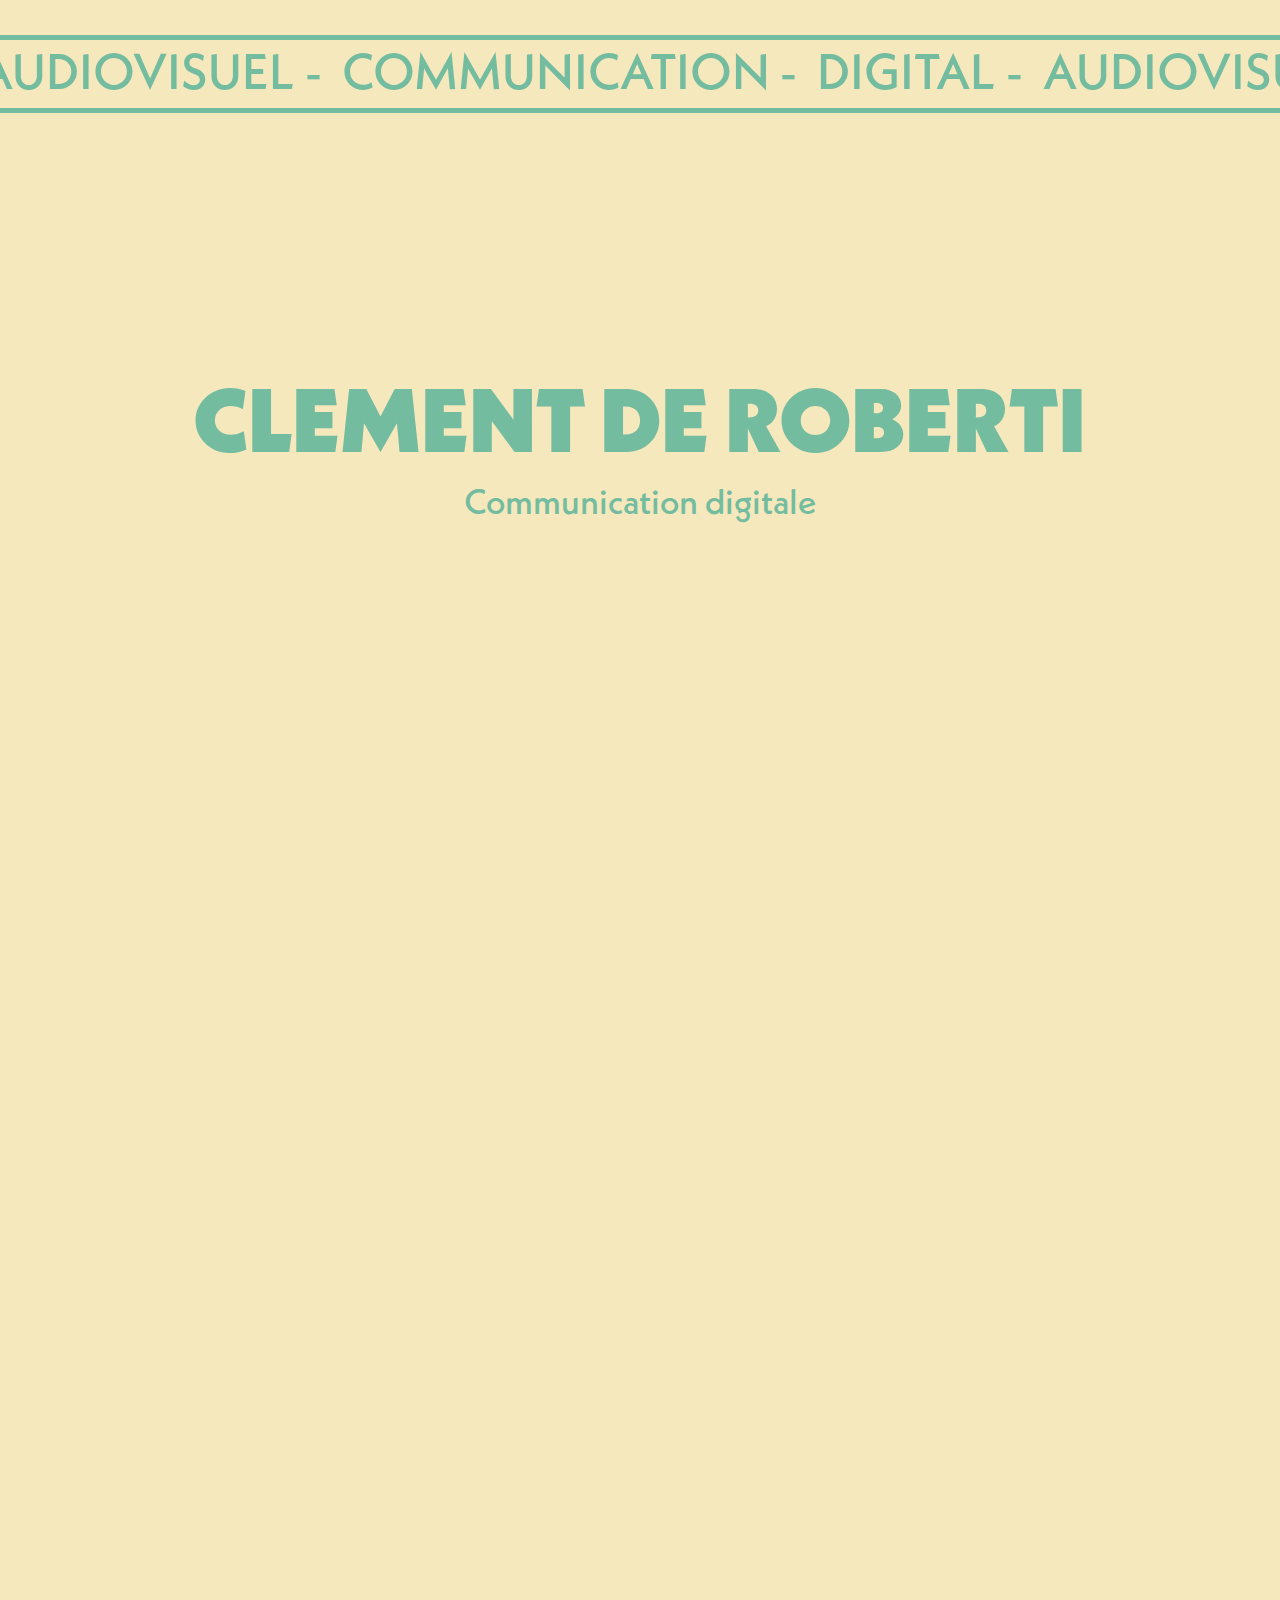
<file: book-page/index.html>
<!DOCTYPE html>
<html lang="fr">
  <head>
    <meta charset="UTF-8" />
    <meta name="viewport" content="width=device-width, initial-scale=1.0" />
    <link rel="stylesheet" href="css/style.css" />
    <link rel="stylesheet" href="css/fonts.css" />
    <title>Clément De Roberti</title>
  </head>
  <body>
    <main>
      <div id="hero">
        <div class="marquee appa">
          <h4>Audiovisuel - &nbsp;</h4>
          <h4>Communication - &nbsp;</h4>
          <h4>Digital - &nbsp;</h4>
        </div>

        <div id="hero-me">
          <h1 class="appa">CLEMENT DE ROBERTI</h1>
          <h5 class="appa">Communication digitale</h5>
        </div>

        <div class="marquee appa reverse-marquee">
          <h4>Audiovisuel - &nbsp;</h4>
          <h4>Communication - &nbsp;</h4>
          <h4>Digital - &nbsp;</h4>
        </div>
      </div>

      <div id="description">
        <h4>about me</h4>
        <hr />
        <div id="description-info">
          <img src="img/IMG_1242.jpeg" alt="clement" />
          <p>
            Natif de Chambéry je suis étudiant en BUT Métiers du Multimédia et
            de l'Internet à l'IUT de Troyes. Depuis plusieurs années maintenant,
            je me forme aux métiers de la communication digitale. Vous retrouvez
            sur cette page toutes mes activités artistiques.
          </p>
        </div>
      </div>

      <div class="projets gogo">
        <h4>Projets</h4>
        <hr />

        <div id="wrap">
          <div class="projet-minibox gogo">
            <img src="img/blackmagic.jpg" alt="blackmagic" />
            <div class="projet-info">
              <h6>Audiovisuel</h6>
              <a
                target="_blank"
                href="https://youtube.com/@cleementdr?si=Ala07IStgfr55M0r"
                >Voir
              </a>
            </div>
            <p>
              Partage de contenus audiovisuels tous formats (vlogs, ciné,
              shorts, scolaire).
            </p>
          </div>
          <div class="projet-minibox gogo">
            <img src="img/rg.jpeg" alt="roland garros" />
            <div class="projet-info">
              <h6>Photographie</h6>
              <a target="_blank" href="https://www.instagram.com/clement.dr/"
                >Voir
              </a>
            </div>
            <p>
              Passionnée de voyage, je garde en souvenir mes aventures sur mon
              profil instagram personnel où je publie mes plus belles photos.
            </p>
          </div>
          <div class="projet-minibox gogo">
            <img src="img/sea.jpg" alt="sea" />
            <div class="projet-info">
              <h6>Graphisme</h6>
              <a target="_blank" href="https://www.behance.net/clementdr"
                >Voir
              </a>
            </div>
            <p>
              À l'aide d'outils comme Illustrator ou InDesign, je crée toute
              sorte de logos ou d'illustrations.
            </p>
          </div>
        </div>
      </div>

      <footer class="gogo">
        <hr />
        <div id="footer-wrap" class="gogo">
          <a
            target="_blank"
            href="https://www.linkedin.com/in/clement-deroberti/"
            >LinkedIn</a
          ><a href="mailto:cderoberti@gmail.com">Mail</a
          ><a href="tel:0781488637">Téléphone</a>
        </div>
      </footer>
    </main>

    <script>
      const appaElements = document.querySelectorAll(".appa");

      window.addEventListener("load", () => {
        appaElements.forEach((element, index) => {
          setTimeout(() => {
            element.classList.add("visible");
          }, index * 300);
        });
      });

      //////

      function Marquee(selector, speed) {
        const parentSelector = document.querySelector(selector);
        const clone = parentSelector.innerHTML;
        parentSelector.innerHTML += clone;
        const elements = parentSelector.children;
        let i = 0;

        // Ajoutez cette ligne pour gérer l'affichage inline
        parentSelector.style.whiteSpace = "nowrap";

        setInterval(function () {
          for (const element of elements) {
            element.style.transform = `translateX(${i}px)`;
          }
          i += speed;

          if (i >= elements[0].clientWidth) {
            i = 0;
          }
        }, 16);
      }

      window.addEventListener("load", () => {
        Marquee(".marquee", -0.5);
        Marquee(".reverse-marquee", 0.5);
      });

      ////

      function showDivOnScroll() {
        const aboutDiv = document.getElementById("description");
        const rect = aboutDiv.getBoundingClientRect();
        const windowHeight = window.innerHeight;

        const isDivVisible = rect.top <= windowHeight && rect.bottom >= 0;

        aboutDiv.classList.toggle("clear", isDivVisible);
      }

      window.addEventListener("scroll", showDivOnScroll);

      const aboutDiv = document.getElementById("description");
      aboutDiv.classList.remove("clear");

      ////

      window.addEventListener("scroll", function () {
        var elements = document.querySelectorAll(".gogo");
        elements.forEach(function (element) {
          if (isElementInViewport(element)) {
            element.style.opacity = 1;
            element.style.transform = "translateY(0)";
          } else {
            element.style.opacity = 0;
            element.style.transform = "translateY(15px)";
          }
        });
      });

      function isElementInViewport(el) {
        var rect = el.getBoundingClientRect();
        return rect.top <= window.innerHeight && rect.bottom >= 0;
      }
    </script>
  </body>
</html>
</file>
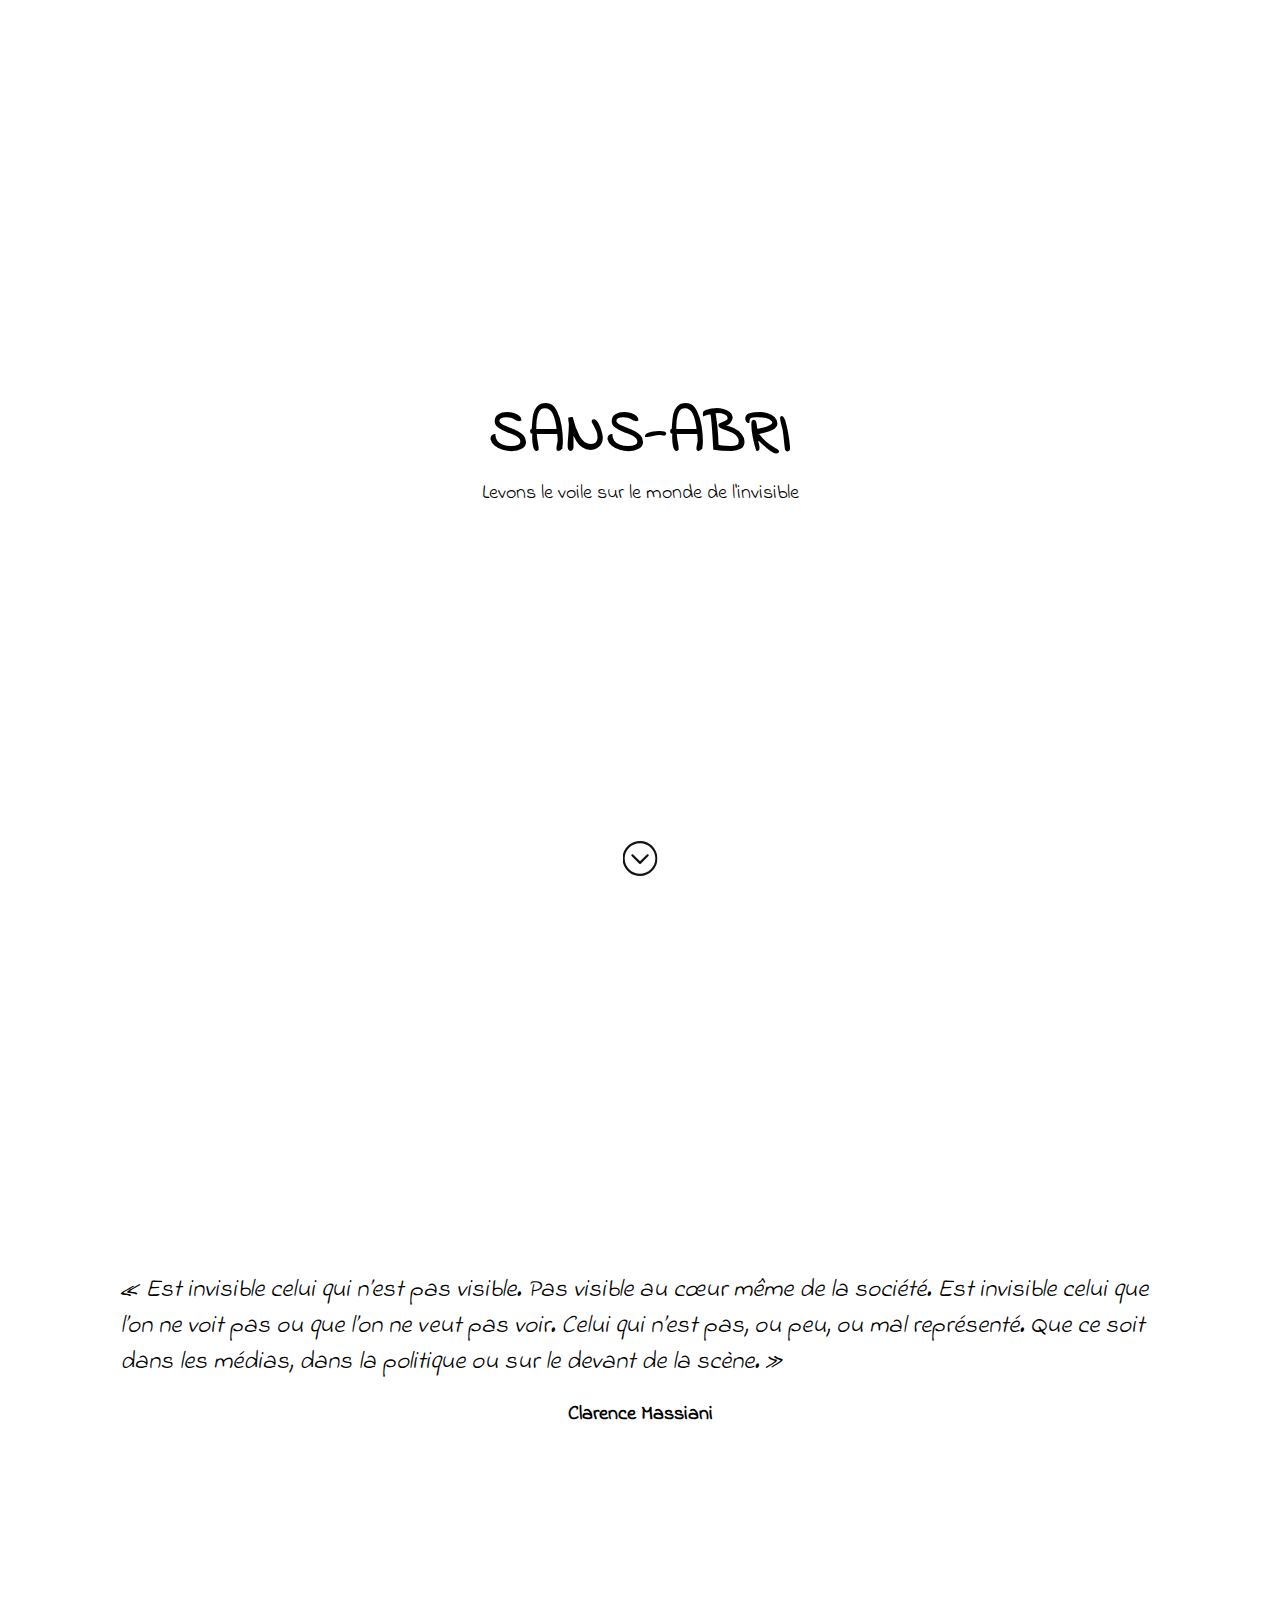
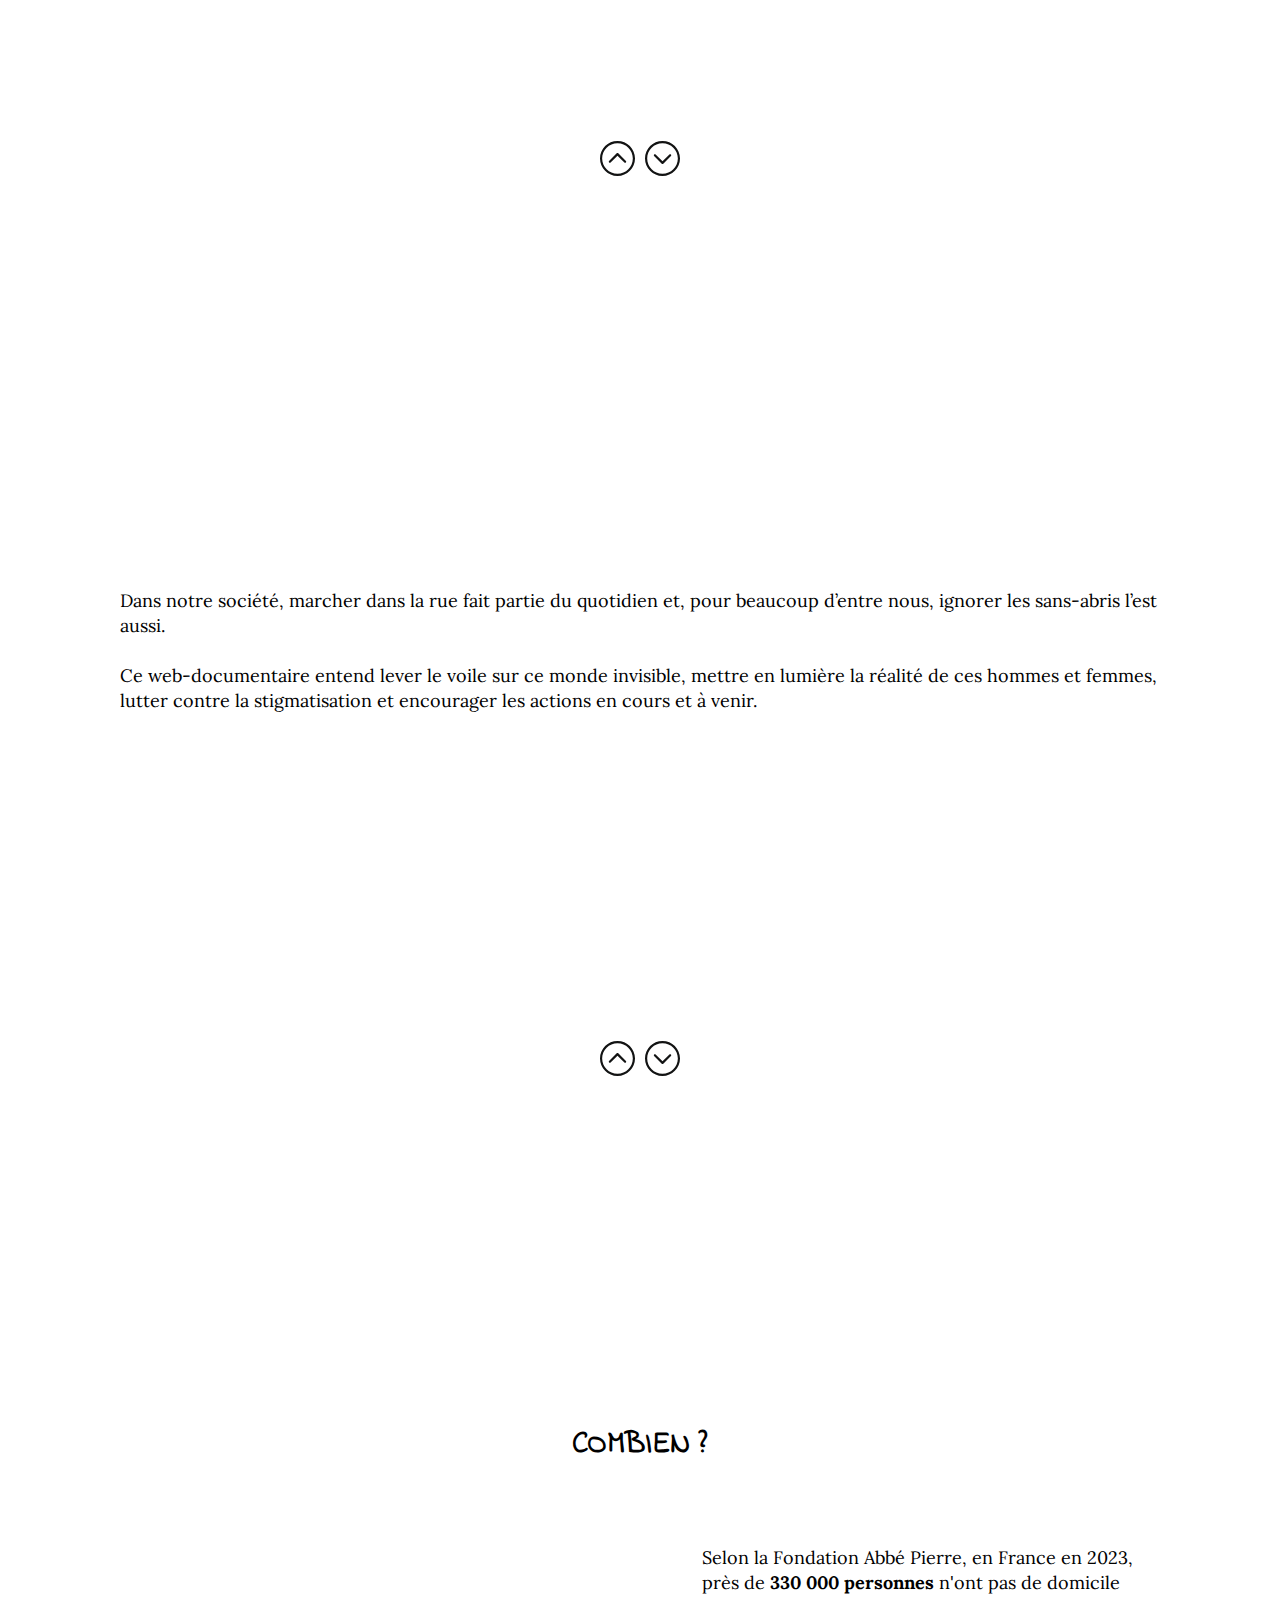
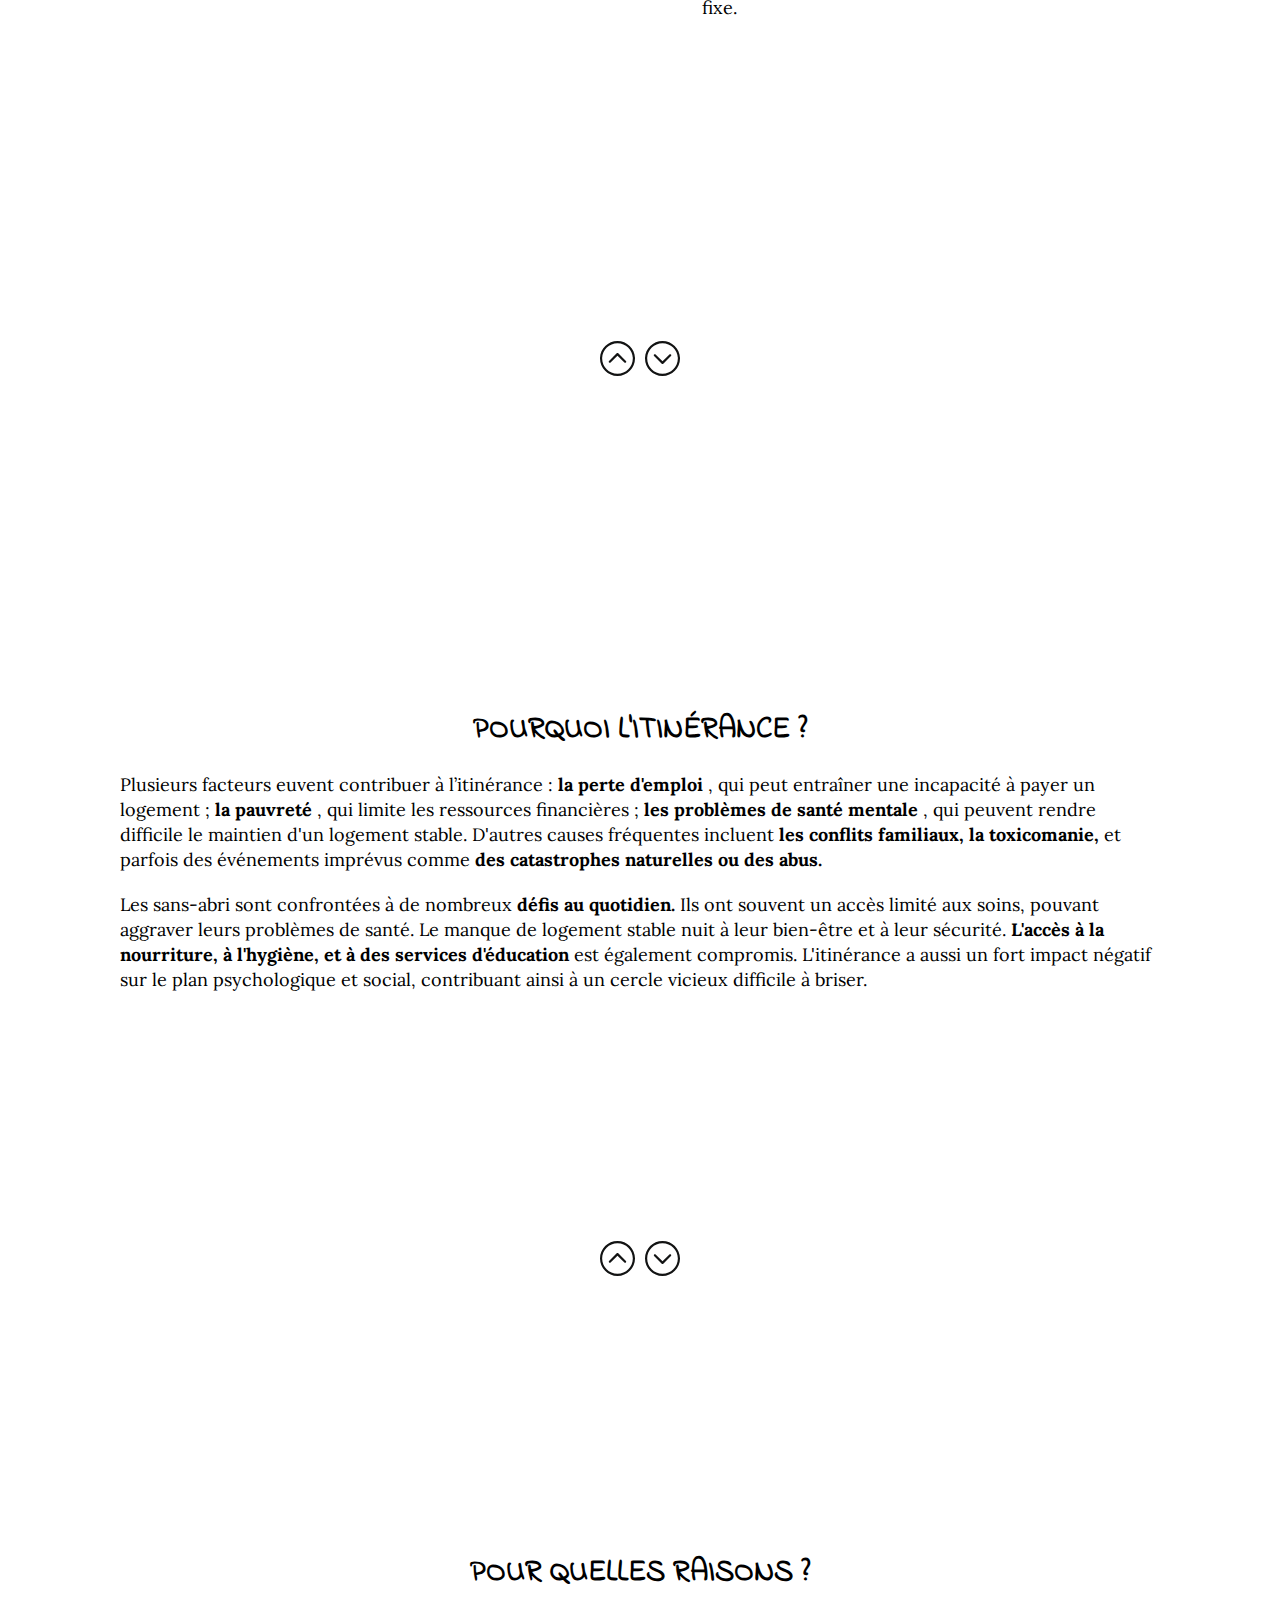
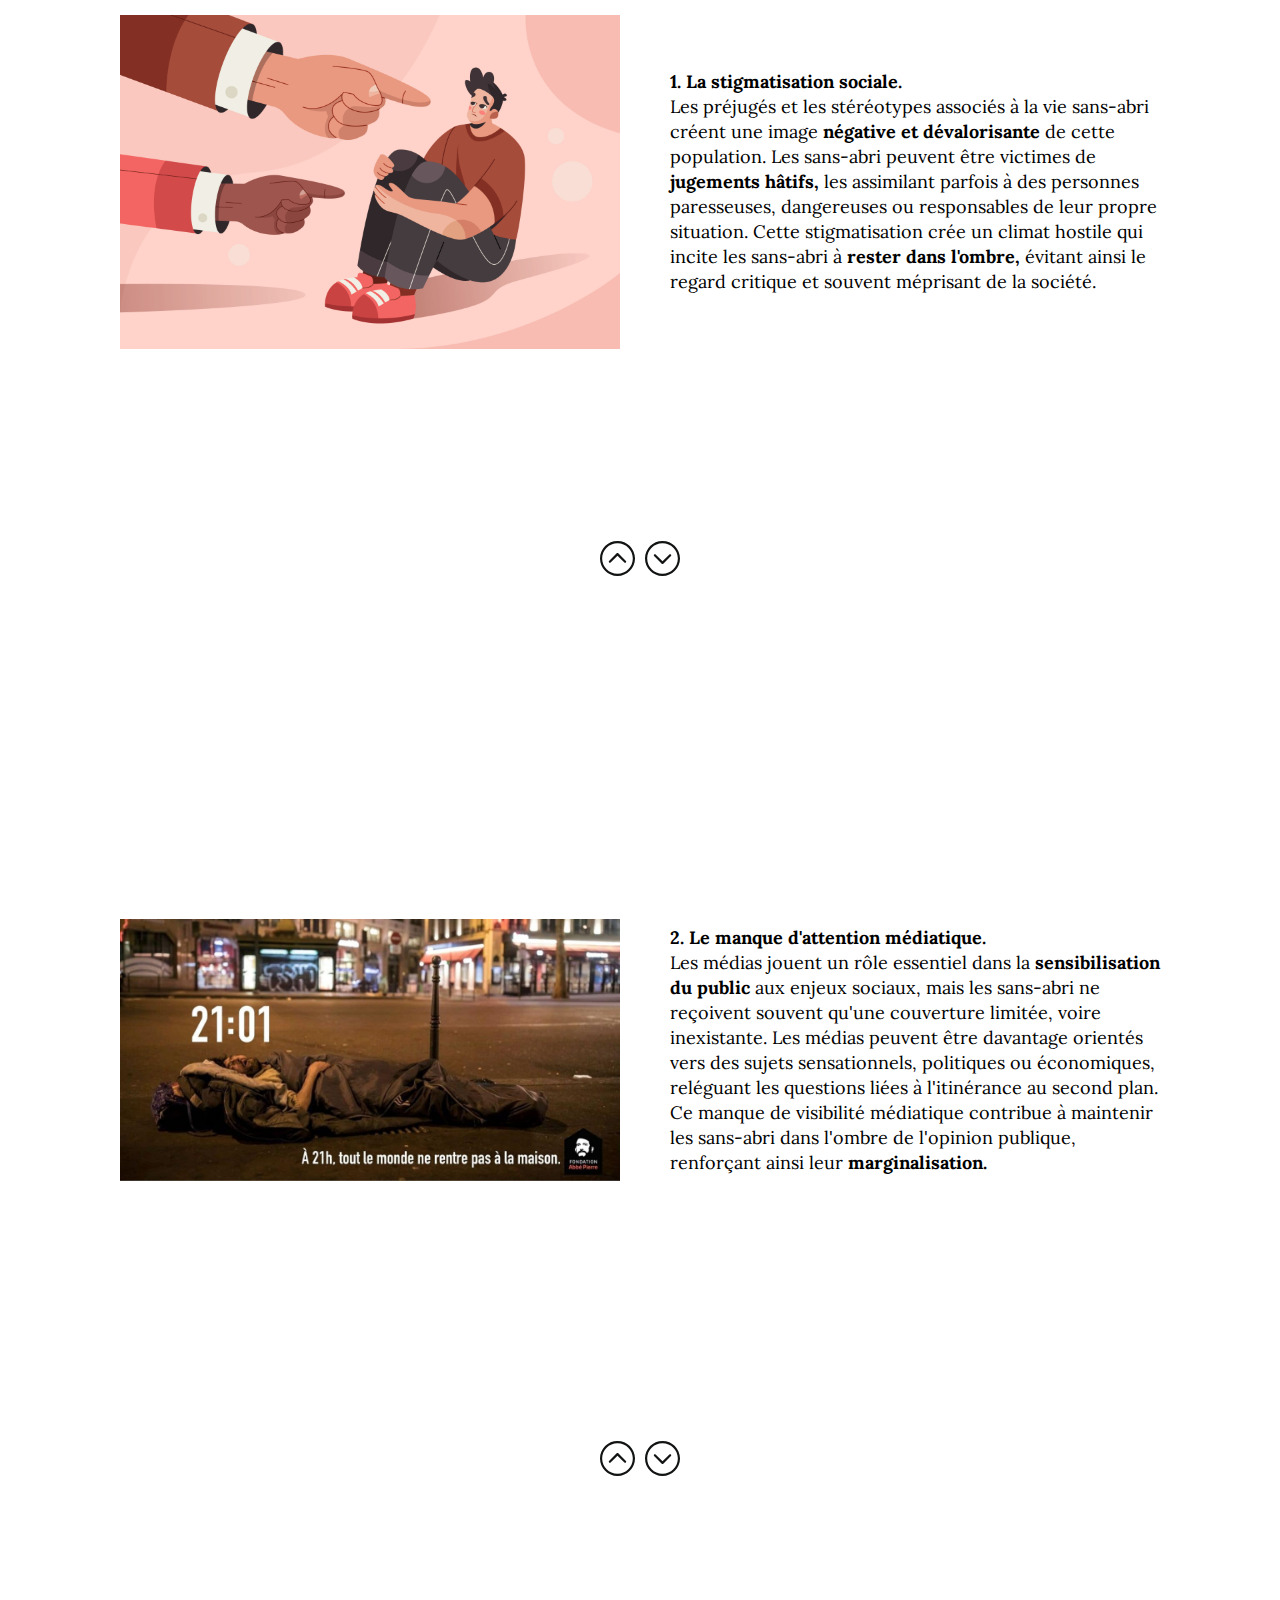
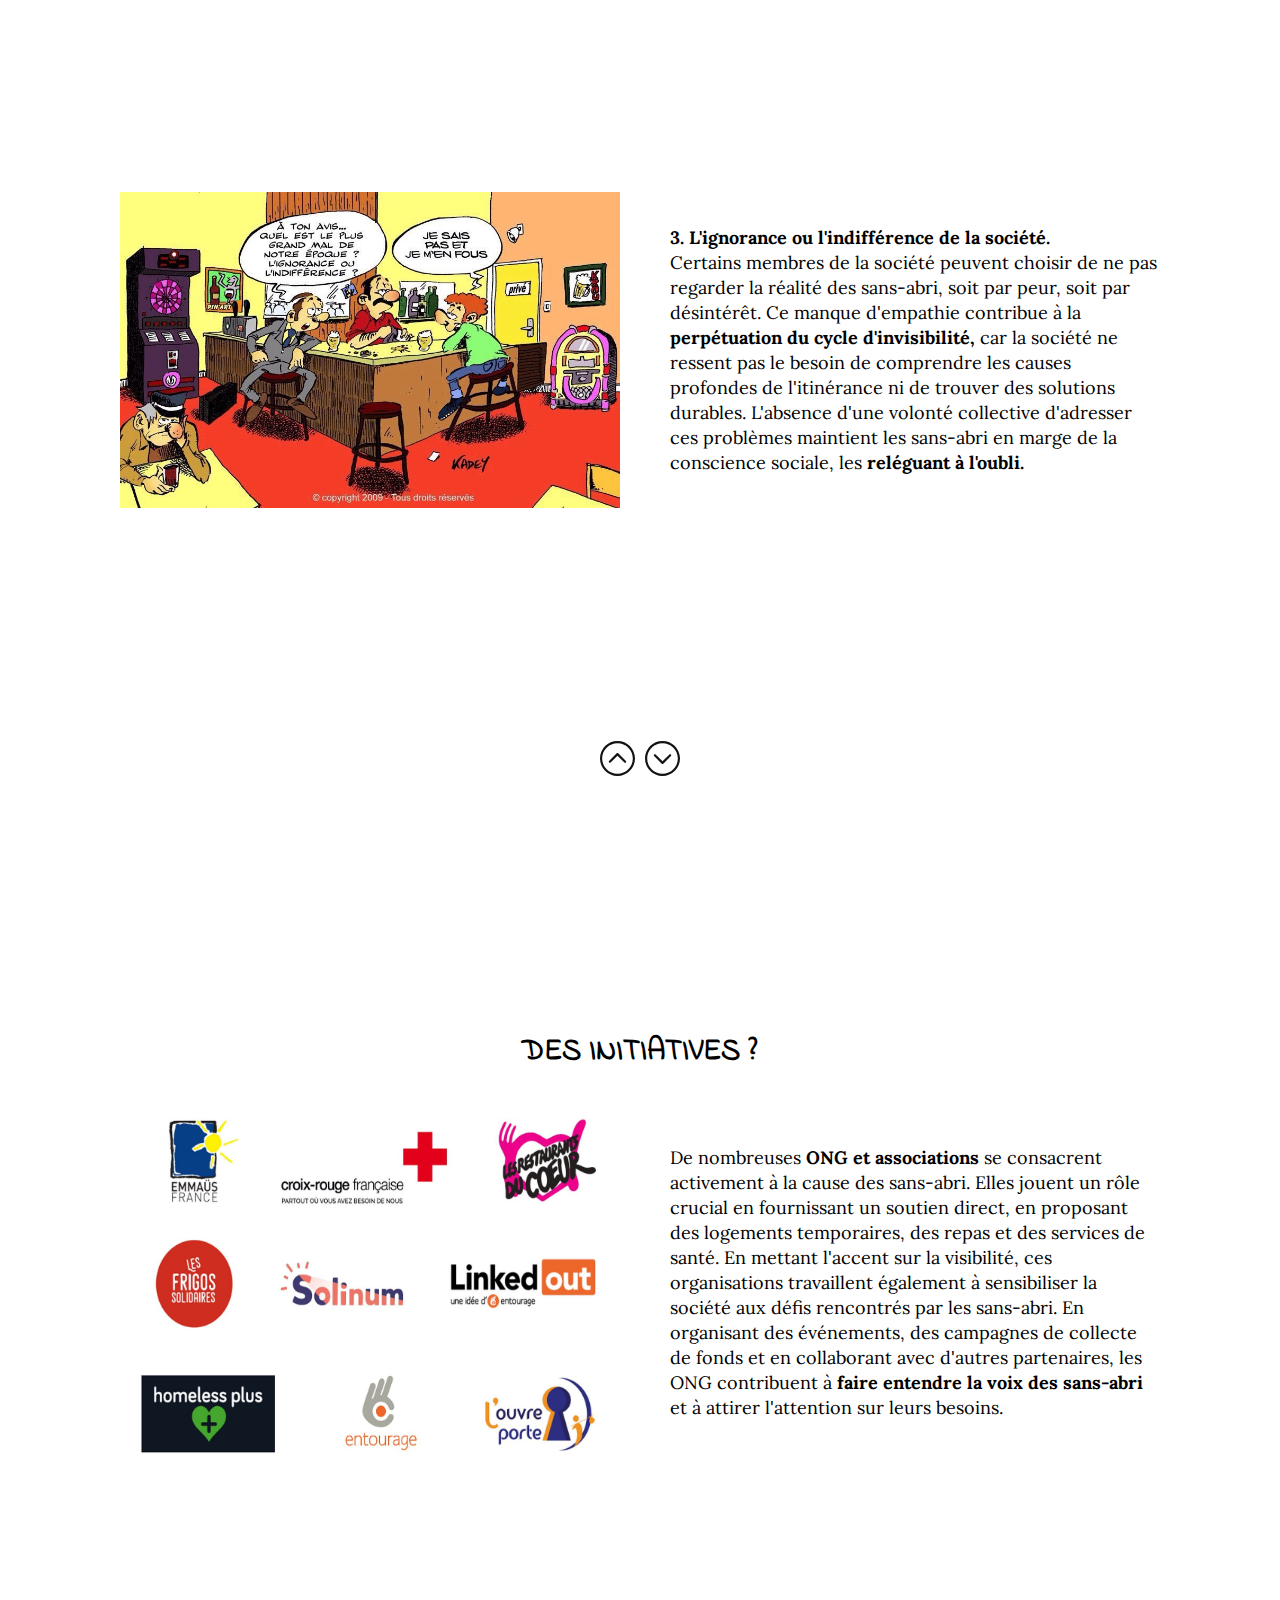
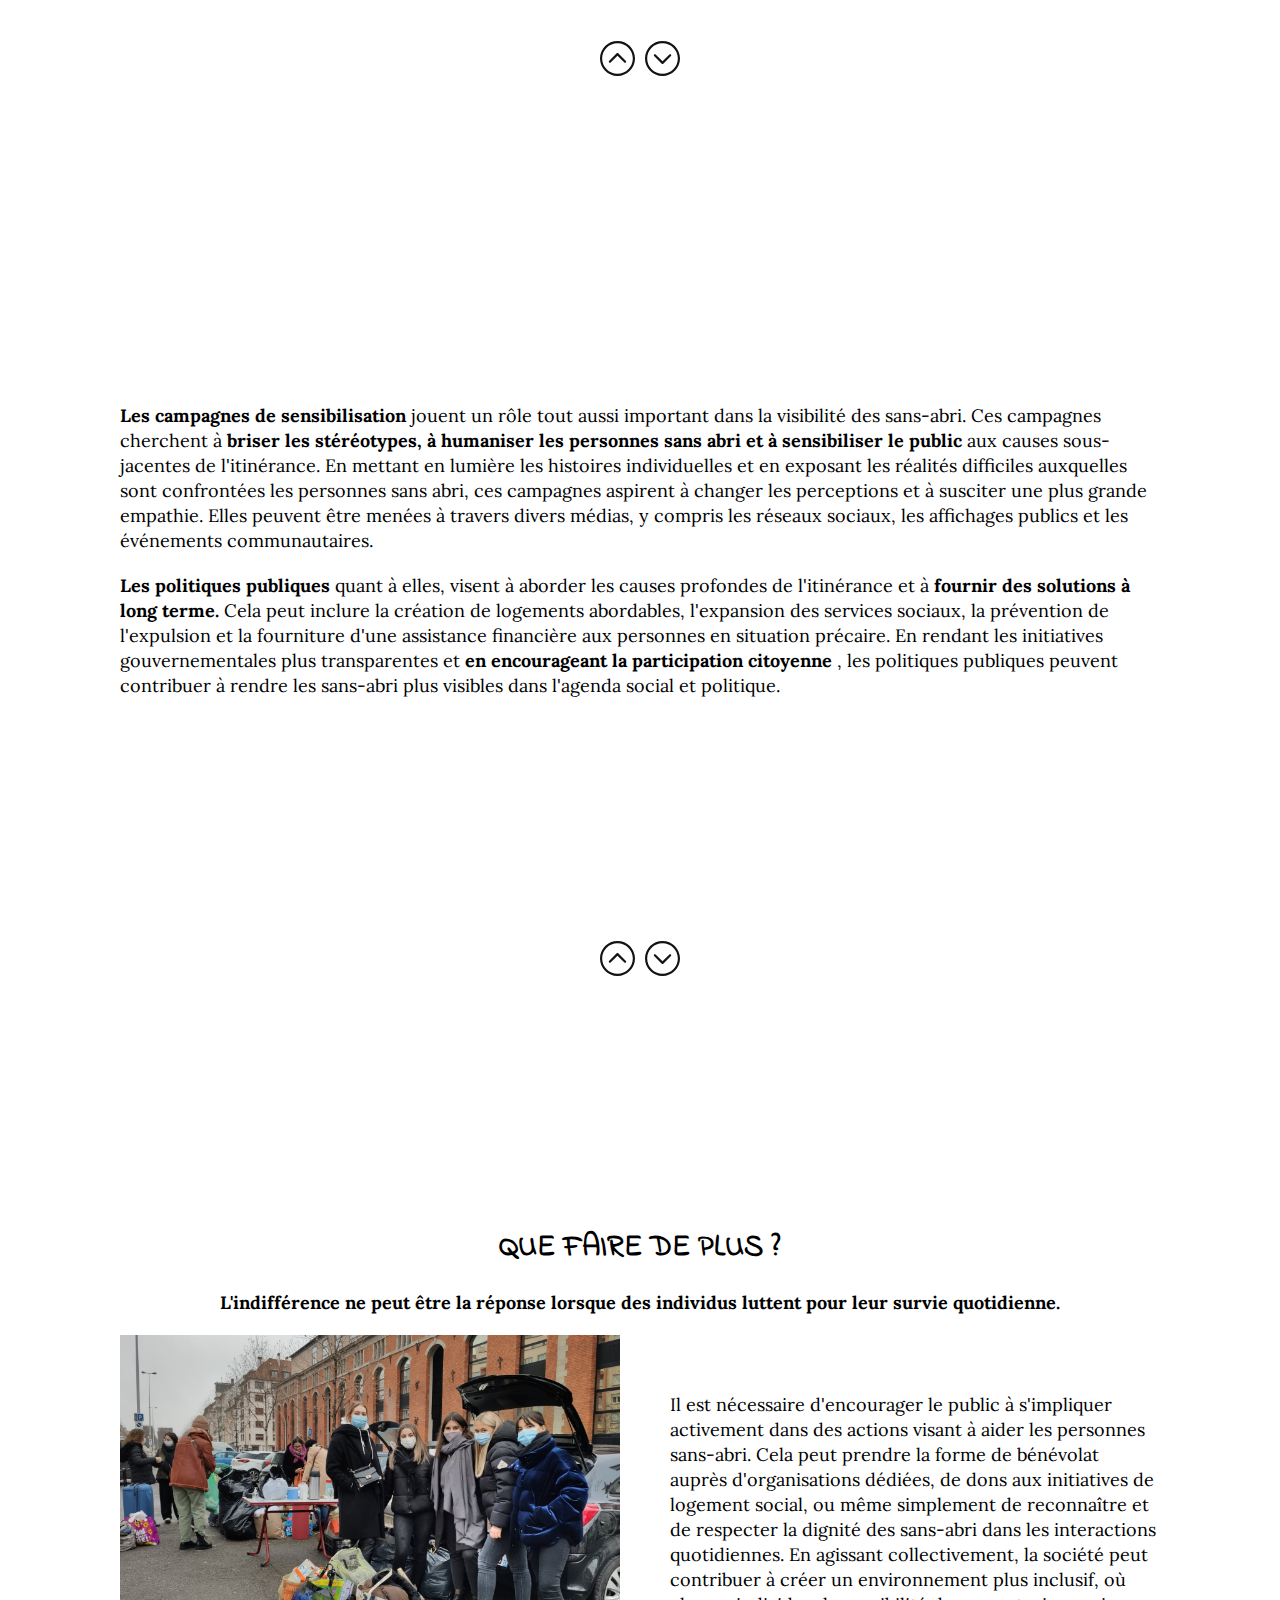
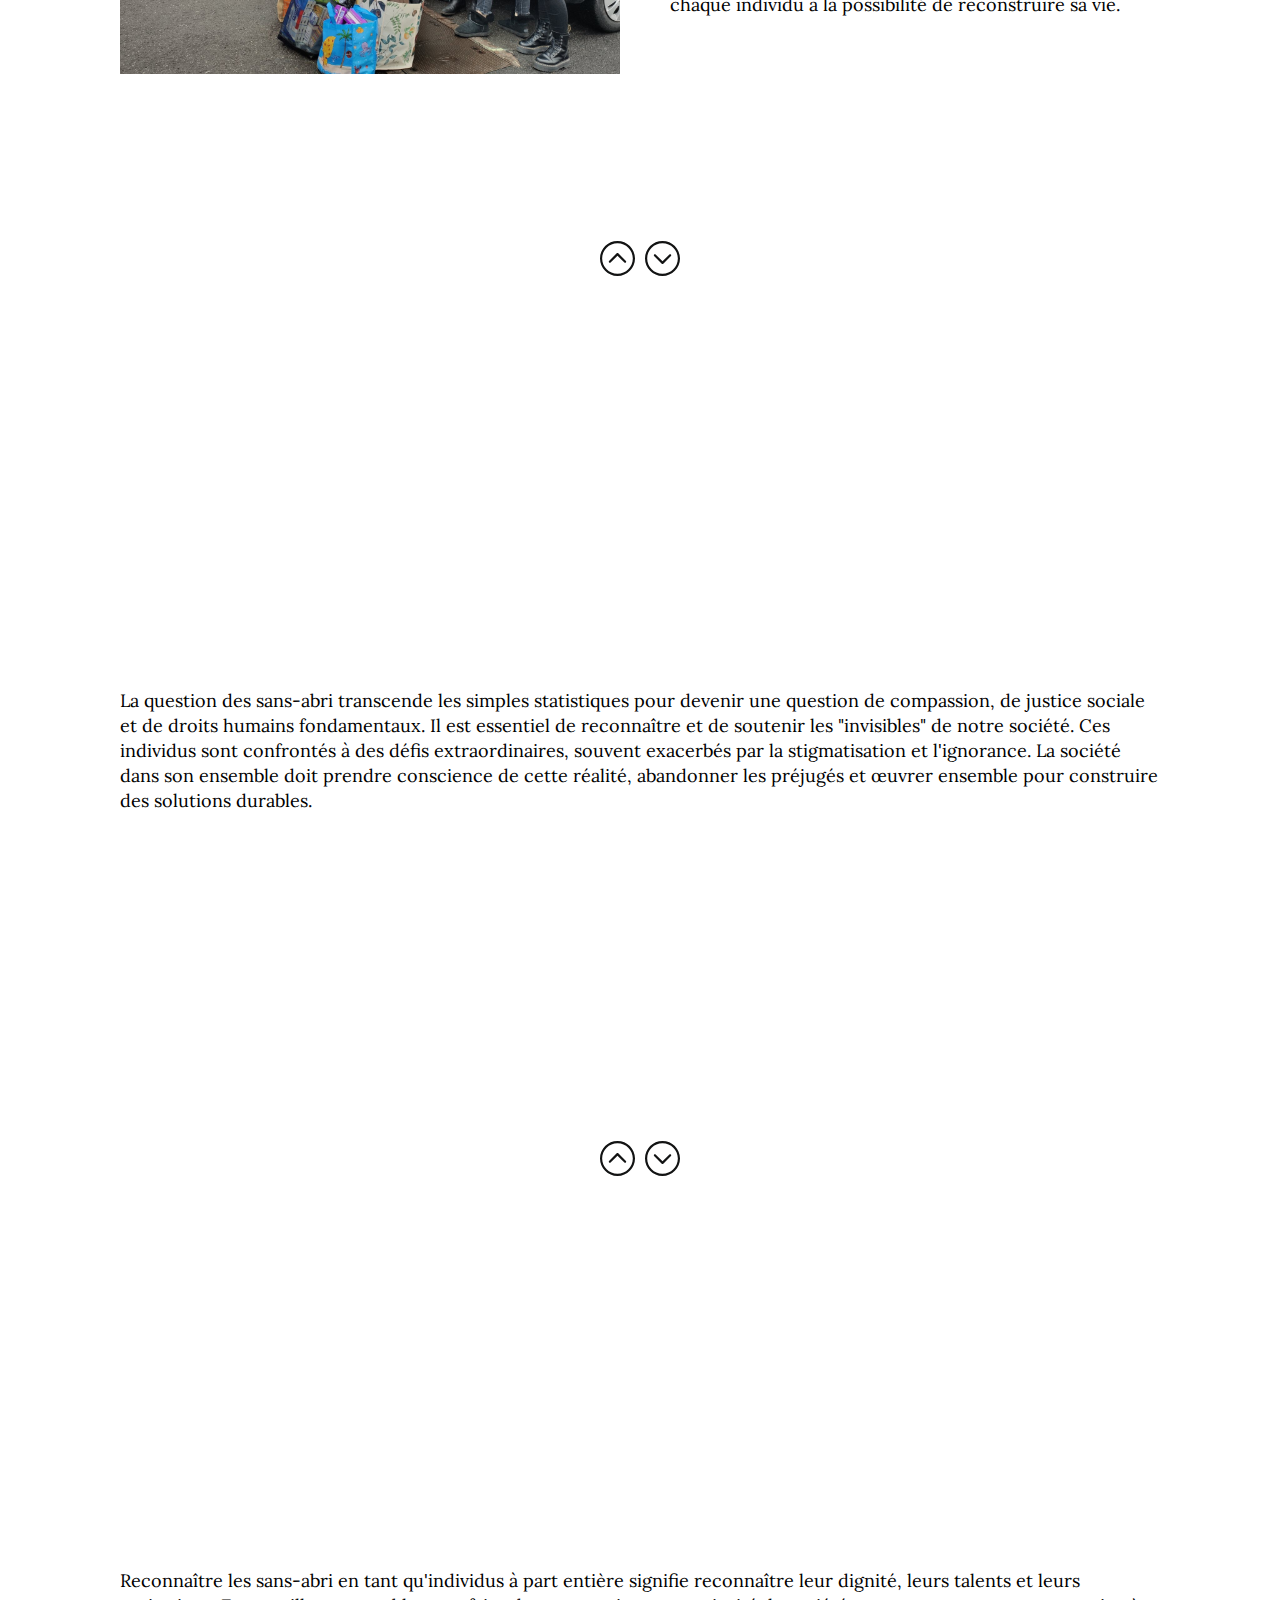
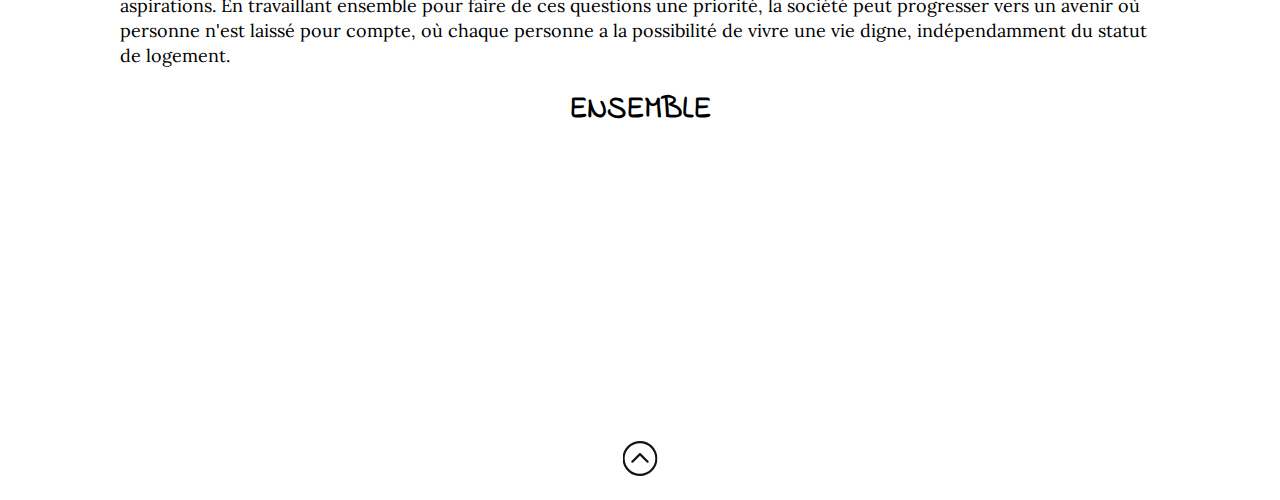
<file: travaux-free/web-doc/index.html>
<!DOCTYPE html>
<html lang="fr">
  <head>
    <meta charset="UTF-8" />
    <meta name="viewport" content="width=device-width, initial-scale=1.0" />
    <link rel="stylesheet" href="css/styles.css" />
    <title>WR308 : Les invisibles</title>
  </head>
  <body>
    <main>
      <div class="hero box arw-pos" id="hero">
        <h1>Sans-abri</h1>
        <h6>Levons le voile sur le monde de l'invisible</h6>

        <!-- navigation -->
        <div class="navigation">
          <a href="#part1"><img src="img/arrow-down.svg" alt="arrow-down" /></a>
        </div>
      </div>

      <div class="box part1 arw-pos" id="part1">
        <h5>
          « Est invisible celui qui n’est pas visible. Pas visible au cœur même
          de la société. Est invisible celui que l’on ne voit pas ou que l’on ne
          veut pas voir. Celui qui n’est pas, ou peu, ou mal représenté. Que ce
          soit dans les médias, dans la politique ou sur le devant de la scène.
          »
        </h5>
        <h6>Clarence Massiani</h6>

        <!-- navigation -->
        <div class="navigation">
          <a href="#hero"><img src="img/arrow-up.svg" alt="arrow-up" /></a>
          <a href="#part2"><img src="img/arrow-down.svg" alt="arrow-down" /></a>
        </div>
      </div>

      <div class="box part2 arw-pos" id="part2">
        <p>
          Dans notre société, marcher dans la rue fait partie du quotidien et,
          pour beaucoup d’entre nous, ignorer les sans-abris l’est aussi.
          <br />
          <br />
          Ce web-documentaire entend lever le voile sur ce monde invisible,
          mettre en lumière la réalité de ces hommes et femmes, lutter contre la
          stigmatisation et encourager les actions en cours et à venir.
        </p>
        <!-- navigation -->
        <div class="navigation">
          <a href="#part1"><img src="img/arrow-up.svg" alt="arrow-up" /></a>
          <a href="#part3"><img src="img/arrow-down.svg" alt="arrow-down" /></a>
        </div>
      </div>

      <div class="box part3 arw-pos" id="part3">
        <h4>Combien ?</h4>
        <div class="content-flex">
          <iframe
            title="Répartition des sans-abri en France (en %)"
            aria-label="Stacked Bars"
            id="datawrapper-chart-fLOKF"
            src="https://datawrapper.dwcdn.net/fLOKF/1/"
            scrolling="no"
            frameborder="0"
            style="width: 100%; border: none"
            height="190"
            data-external="1"
          ></iframe>

          <p>
            Selon la Fondation Abbé Pierre, en France en 2023, près de
            <strong>330 000 personnes</strong> n'ont pas de domicile fixe.
          </p>
        </div>

        <!-- navigation -->
        <div class="navigation">
          <a href="#part2"><img src="img/arrow-up.svg" alt="arrow-up" /></a>
          <a href="#part4"><img src="img/arrow-down.svg" alt="arrow-down" /></a>
        </div>
      </div>

      <div class="box part4 arw-pos" id="part4">
        <h4>Pourquoi l'itinérance ?</h4>

        <p>
          Plusieurs facteurs euvent contribuer à l’itinérance :
          <strong>la perte d'emploi</strong> , qui peut entraîner une incapacité
          à payer un logement ; <strong>la pauvreté</strong> , qui limite les
          ressources financières ;
          <strong>les problèmes de santé mentale</strong> , qui peuvent rendre
          difficile le maintien d'un logement stable. D'autres causes fréquentes
          incluent <strong>les conflits familiaux, la toxicomanie,</strong> et
          parfois des événements imprévus comme
          <strong>des catastrophes naturelles ou des abus.</strong>
        </p>

        <p>
          Les sans-abri sont confrontées à de nombreux
          <strong>défis au quotidien.</strong> Ils ont souvent un accès limité
          aux soins, pouvant aggraver leurs problèmes de santé. Le manque de
          logement stable nuit à leur bien-être et à leur sécurité.
          <strong
            >L'accès à la nourriture, à l'hygiène, et à des services
            d'éducation</strong
          >
          est également compromis. L'itinérance a aussi un fort impact négatif
          sur le plan psychologique et social, contribuant ainsi à un cercle
          vicieux difficile à briser.
        </p>
        <!-- navigation -->
        <div class="navigation">
          <a href="#part3"><img src="img/arrow-up.svg" alt="arrow-up" /></a>
          <a href="#part5"><img src="img/arrow-down.svg" alt="arrow-down" /></a>
        </div>
      </div>

      <div class="box part5 arw-pos" id="part5">
        <h4>Pour quelles raisons ?</h4>
        <div class="content-flex">
          <img src="img/stigmatisation.jpg" alt="stigmatisation" />
          <p>
            <strong>1. La stigmatisation sociale.</strong> <br />
            Les préjugés et les stéréotypes associés à la vie sans-abri créent
            une image <strong>négative et dévalorisante</strong> de cette
            population. Les sans-abri peuvent être victimes de
            <strong>jugements hâtifs,</strong>
            les assimilant parfois à des personnes paresseuses, dangereuses ou
            responsables de leur propre situation. Cette stigmatisation crée un
            climat hostile qui incite les sans-abri à
            <strong>rester dans l'ombre,</strong>
            évitant ainsi le regard critique et souvent méprisant de la société.
          </p>
        </div>

        <!-- navigation -->
        <div class="navigation">
          <a href="#part4"><img src="img/arrow-up.svg" alt="arrow-up" /></a>
          <a href="#part6"><img src="img/arrow-down.svg" alt="arrow-down" /></a>
        </div>
      </div>

      <div class="box part6 arw-pos" id="part6">
        <div class="content-flex">
          <img src="img/media-sa.jpg" alt="media-sa" />
          <p>
            <strong>2. Le manque d'attention médiatique.</strong> <br />
            Les médias jouent un rôle essentiel dans la
            <strong>sensibilisation du public</strong> aux enjeux sociaux, mais
            les sans-abri ne reçoivent souvent qu'une couverture limitée, voire
            inexistante. Les médias peuvent être davantage orientés vers des
            sujets sensationnels, politiques ou économiques, reléguant les
            questions liées à l'itinérance au second plan. Ce manque de
            visibilité médiatique contribue à maintenir les sans-abri dans
            l'ombre de l'opinion publique, renforçant ainsi leur
            <strong> marginalisation. </strong>
          </p>
        </div>

        <!-- navigation -->
        <div class="navigation">
          <a href="#part5"><img src="img/arrow-up.svg" alt="arrow-up" /></a>
          <a href="#part7"><img src="img/arrow-down.svg" alt="arrow-down" /></a>
        </div>
      </div>

      <div class="box part7 arw-pos" id="part7">
        <div class="content-flex">
          <img src="img/ingnor-indiff.jpg" alt="ingnor-indiff" />
          <p>
            <strong>3. L'ignorance ou l'indifférence de la société.</strong>
            <br />
            Certains membres de la société peuvent choisir de ne pas regarder la
            réalité des sans-abri, soit par peur, soit par désintérêt. Ce manque
            d'empathie contribue à la
            <strong> perpétuation du cycle d'invisibilité,</strong> car la
            société ne ressent pas le besoin de comprendre les causes profondes
            de l'itinérance ni de trouver des solutions durables. L'absence
            d'une volonté collective d'adresser ces problèmes maintient les
            sans-abri en marge de la conscience sociale, les
            <strong>reléguant à l'oubli.</strong>
          </p>
        </div>

        <!-- navigation -->
        <div class="navigation">
          <a href="#part6"><img src="img/arrow-up.svg" alt="arrow-up" /></a>
          <a href="#part8"><img src="img/arrow-down.svg" alt="arrow-down" /></a>
        </div>
      </div>

      <div class="box part8 arw-pos" id="part8">
        <h4>Des initiatives ?</h4>
        <div class="content-flex">
          <img src="img/ong.jpg" alt="ong" />
          <p>
            De nombreuses <strong>ONG et associations </strong> se consacrent
            activement à la cause des sans-abri. Elles jouent un rôle crucial en
            fournissant un soutien direct, en proposant des logements
            temporaires, des repas et des services de santé. En mettant l'accent
            sur la visibilité, ces organisations travaillent également à
            sensibiliser la société aux défis rencontrés par les sans-abri. En
            organisant des événements, des campagnes de collecte de fonds et en
            collaborant avec d'autres partenaires, les ONG contribuent à
            <strong>faire entendre la voix des sans-abri</strong> et à attirer
            l'attention sur leurs besoins.
          </p>
        </div>

        <!-- navigation -->
        <div class="navigation">
          <a href="#part7"><img src="img/arrow-up.svg" alt="arrow-up" /></a>
          <a href="#part9"><img src="img/arrow-down.svg" alt="arrow-down" /></a>
        </div>
      </div>

      <div class="box part9 arw-pos" id="part9">
        <p>
          <strong>Les campagnes de sensibilisation</strong> jouent un rôle tout
          aussi important dans la visibilité des sans-abri. Ces campagnes
          cherchent à
          <strong
            >briser les stéréotypes, à humaniser les personnes sans abri et à
            sensibiliser le public</strong
          >
          aux causes sous-jacentes de l'itinérance. En mettant en lumière les
          histoires individuelles et en exposant les réalités difficiles
          auxquelles sont confrontées les personnes sans abri, ces campagnes
          aspirent à changer les perceptions et à susciter une plus grande
          empathie. Elles peuvent être menées à travers divers médias, y compris
          les réseaux sociaux, les affichages publics et les événements
          communautaires.
        </p>

        <p>
          <strong>Les politiques publiques</strong> quant à elles, visent à
          aborder les causes profondes de l'itinérance et à
          <strong>fournir des solutions à long terme.</strong> Cela peut inclure
          la création de logements abordables, l'expansion des services sociaux,
          la prévention de l'expulsion et la fourniture d'une assistance
          financière aux personnes en situation précaire. En rendant les
          initiatives gouvernementales plus transparentes et
          <strong>en encourageant la participation citoyenne</strong> , les
          politiques publiques peuvent contribuer à rendre les sans-abri plus
          visibles dans l'agenda social et politique.
        </p>

        <!-- navigation -->
        <div class="navigation">
          <a href="#part8"><img src="img/arrow-up.svg" alt="arrow-up" /></a>
          <a href="#part10"
            ><img src="img/arrow-down.svg" alt="arrow-down"
          /></a>
        </div>
      </div>

      <div class="box part10 arw-pos" id="part10">
        <h4>Que faire de plus ?</h4>
        <p>
          <strong>
            L'indifférence ne peut être la réponse lorsque des individus luttent
            pour leur survie quotidienne.</strong
          >
        </p>

        <div class="content-flex">
          <img src="img/dons.jpg" alt="dons" />
          <p>
            Il est nécessaire d'encourager le public à s'impliquer activement
            dans des actions visant à aider les personnes sans-abri. Cela peut
            prendre la forme de bénévolat auprès d'organisations dédiées, de
            dons aux initiatives de logement social, ou même simplement de
            reconnaître et de respecter la dignité des sans-abri dans les
            interactions quotidiennes. En agissant collectivement, la société
            peut contribuer à créer un environnement plus inclusif, où chaque
            individu a la possibilité de reconstruire sa vie.
          </p>
        </div>

        <!-- navigation -->
        <div class="navigation">
          <a href="#part9"><img src="img/arrow-up.svg" alt="arrow-up" /></a>
          <a href="#part11"
            ><img src="img/arrow-down.svg" alt="arrow-down"
          /></a>
        </div>
      </div>

      <div class="box part11 arw-pos" id="part11">
        <p>
          La question des sans-abri transcende les simples statistiques pour
          devenir une question de compassion, de justice sociale et de droits
          humains fondamentaux. Il est essentiel de reconnaître et de soutenir
          les "invisibles" de notre société. Ces individus sont confrontés à des
          défis extraordinaires, souvent exacerbés par la stigmatisation et
          l'ignorance. La société dans son ensemble doit prendre conscience de
          cette réalité, abandonner les préjugés et œuvrer ensemble pour
          construire des solutions durables.
        </p>

        <!-- navigation -->
        <div class="navigation">
          <a href="#part10"><img src="img/arrow-up.svg" alt="arrow-up" /></a>
          <a href="#part12"
            ><img src="img/arrow-down.svg" alt="arrow-down"
          /></a>
        </div>
      </div>

      <div class="box part12 arw-pos" id="part12">
        <p>
          Reconnaître les sans-abri en tant qu'individus à part entière signifie
          reconnaître leur dignité, leurs talents et leurs aspirations. En
          travaillant ensemble pour faire de ces questions une priorité, la
          société peut progresser vers un avenir où personne n'est laissé pour
          compte, où chaque personne a la possibilité de vivre une vie digne,
          indépendamment du statut de logement.
        </p>

        <h4>Ensemble</h4>
        <!-- navigation -->
        <div class="navigation">
          <a href="#part11"><img src="img/arrow-up.svg" alt="arrow-up" /></a>
        </div>
      </div>
    </main>

    <script src="main.js"></script>
  </body>
</html>
</file>
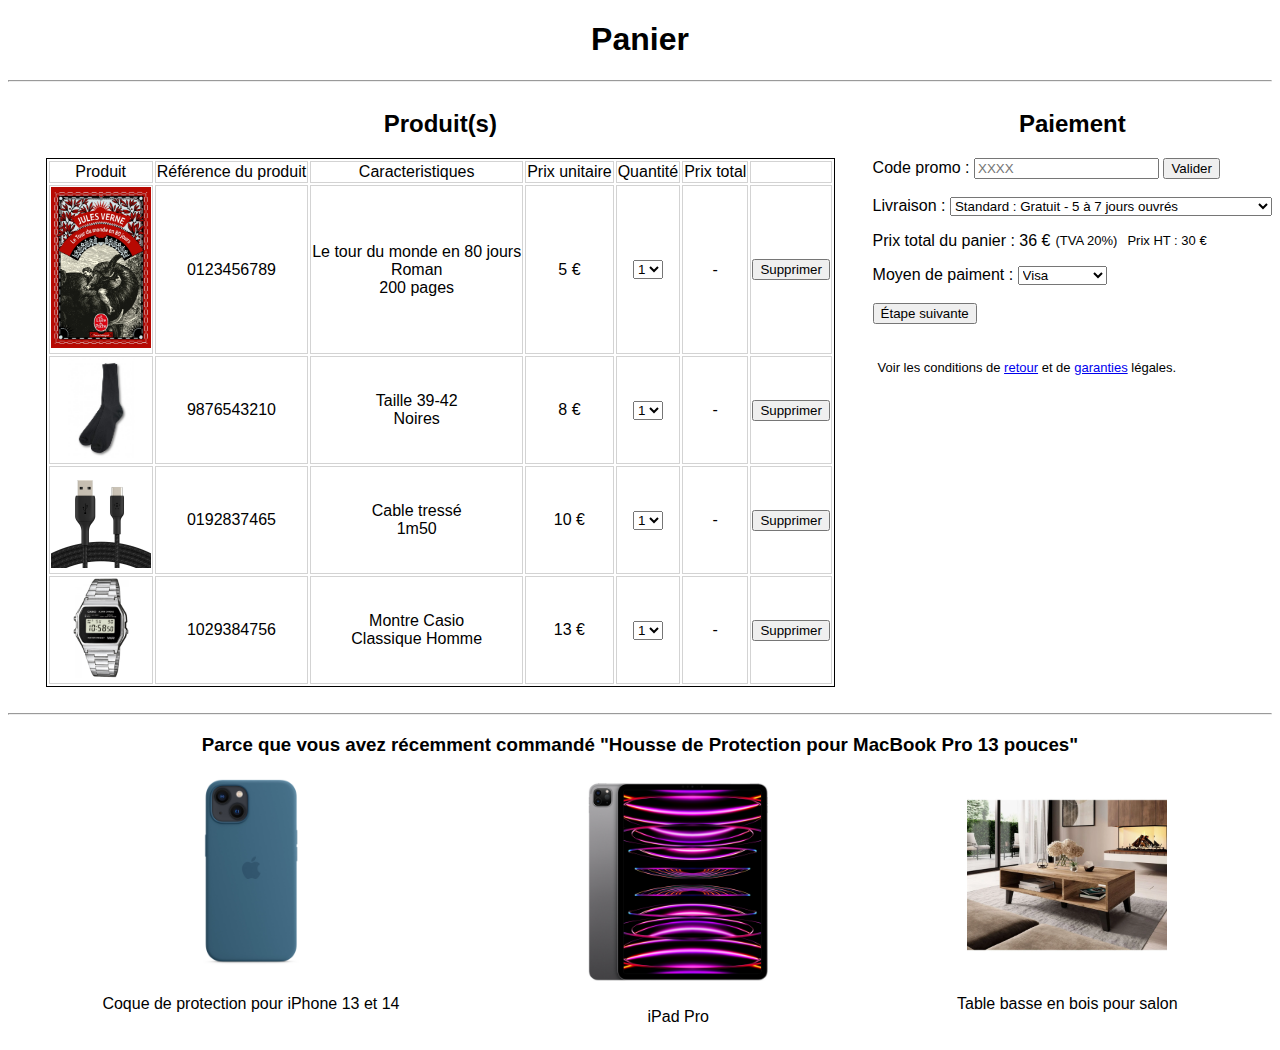
<file: travaux-free/WR103/index.html>
<!DOCTYPE html>
<html lang="fr">
  <head>
    <meta charset="UTF-8" />
    <link rel="stylesheet" href="style.css" />
    <title>Panier</title>
  </head>

  <body>
    <h1>Panier</h1>
    <hr />
    <div id="panier">
      <div id="produit">
        <h2>Produit(s)</h2>
        <table>
          <tr>
            <td>Produit</td>
            <td>Référence du produit</td>
            <td>Caracteristiques</td>
            <td>Prix unitaire</td>
            <td>Quantité</td>
            <td>Prix total</td>
            <td></td>
          </tr>

          <tr>
            <td>
              <img src="ressources/livre.jpeg" alt="Livre" width="100px" />
            </td>
            <td>0123456789</td>
            <td>
              Le tour du monde en 80 jours <br />
              Roman <br />
              200 pages
            </td>
            <td>5 €</td>
            <td>
              <label for="Nombre"></label>
              <select name="Nombre" id="NB">
                <option value="1">1</option>
                <option value="2">2</option>
                <option value="3">3</option>
                <option value="4">4</option>
                <option value="5">5</option>
                <option value="6">6</option>
                <option value="7">7</option>
                <option value="8">8</option>
                <option value="9">9</option>
              </select>
            </td>
            <td>-</td>
            <td><input type="submit" value="Supprimer" /></td>
          </tr>

          <tr>
            <td>
              <img
                src="ressources/chaussettes.jpg"
                alt="Chaussettes"
                width="100px"
              />
            </td>
            <td>9876543210</td>
            <td>
              Taille 39-42 <br />
              Noires
            </td>
            <td>8 €</td>
            <td>
              <label for="Nombre"></label>
              <select name="Nombre" id="NB">
                <option value="1">1</option>
                <option value="2">2</option>
                <option value="3">3</option>
                <option value="4">4</option>
                <option value="5">5</option>
                <option value="6">6</option>
                <option value="7">7</option>
                <option value="8">8</option>
                <option value="9">9</option>
              </select>
            </td>
            <td>-</td>
            <td><input type="submit" value="Supprimer" /></td>
          </tr>

          <tr>
            <td>
              <img src="ressources/usbc.jpeg" alt="Cable USB C" width="100px" />
            </td>
            <td>0192837465</td>
            <td>
              Cable tressé <br />
              1m50
            </td>
            <td>10 €</td>
            <td>
              <label for="Nombre"></label>
              <select name="Nombre" id="NB">
                <option value="1">1</option>
                <option value="2">2</option>
                <option value="3">3</option>
                <option value="4">4</option>
                <option value="5">5</option>
                <option value="6">6</option>
                <option value="7">7</option>
                <option value="8">8</option>
                <option value="9">9</option>
              </select>
            </td>
            <td>-</td>
            <td><input type="submit" value="Supprimer" /></td>
          </tr>

          <tr>
            <td>
              <img src="ressources/montre.jpg" alt="montre" width="100px" />
            </td>
            <td>1029384756</td>
            <td>
              Montre Casio <br />
              Classique Homme
            </td>
            <td>13 €</td>
            <td>
              <label for="Nombre"></label>
              <select name="Nombre" id="NB">
                <option value="1">1</option>
                <option value="2">2</option>
                <option value="3">3</option>
                <option value="4">4</option>
                <option value="5">5</option>
                <option value="6">6</option>
                <option value="7">7</option>
                <option value="8">8</option>
                <option value="9">9</option>
              </select>
            </td>
            <td>-</td>
            <td><input type="submit" value="Supprimer" /></td>
          </tr>
        </table>
      </div>
      <div>
        <div id="paiment">
          <h2>Paiement</h2>
          <label for="code">Code promo :</label>
          <input
            type="text"
            id="code_promo"
            name="code_promo"
            placeholder="XXXX"
          />
          <td><input type="submit" value="Valider" /></td>

          <br /><br />
          <label for="Livraison"> Livraison :</label>
          <select name="livraison" id="liv">
            <option value="Standard">
              Standard : Gratuit - 5 à 7 jours ouvrés
            </option>
            <option value="Premium">Premium : 5 € - 1 à 2 jours ouvrés</option>
            <option value="Personnalisée">
              Personnalisée : 7 € - au choix du lundi au vendredi
            </option>
          </select>

          <br />

          <div id="prix">
            <p>Prix total du panier : 36 €</p>
            <p class="tva">(TVA 20%)</p>
            <p class="tva">Prix HT : 30 €</p>
          </div>

          <label for="paimenet"> Moyen de paiment :</label>
          <select name="paiement" id="pai">
            <option value="Visa">Visa</option>
            <option value="Mastercard">Mastercard</option>
            <option value="Maestro">Maestro</option>
            <option value="Paypal">Paypal</option>
          </select>

          <br /><br />

          <td><input type="submit" value="Étape suivante" /></td>
        </div>
        <div>
          <br /><br />
          <p class="tva">
            Voir les conditions de <a href="#">retour</a> et de
            <a href="#">garanties</a> légales.
          </p>
        </div>
      </div>
    </div>

    <br />
    <hr />
    <div id="suggestions">
      <h3>
        Parce que vous avez récemment commandé "Housse de Protection pour
        MacBook Pro 13 pouces"
      </h3>
      <div id="sugg">
        <div class="prod_sugg">
          <img src="ressources/coque.jpeg" alt="coque" width="200px" />
          <p>Coque de protection pour iPhone 13 et 14</p>
        </div>

        <div class="prod_sugg">
          <img src="ressources/ipad.jpeg" alt="ipad" width="180px" />
          <p>iPad Pro</p>
        </div>

        <div class="prod_sugg">
          <img
            src="ressources/table_basse.jpg.webp"
            alt="table_basse"
            width="200px"
          />
          <p>Table basse en bois pour salon</p>
        </div>
      </div>
    </div>
  </body>
</html>
</file>
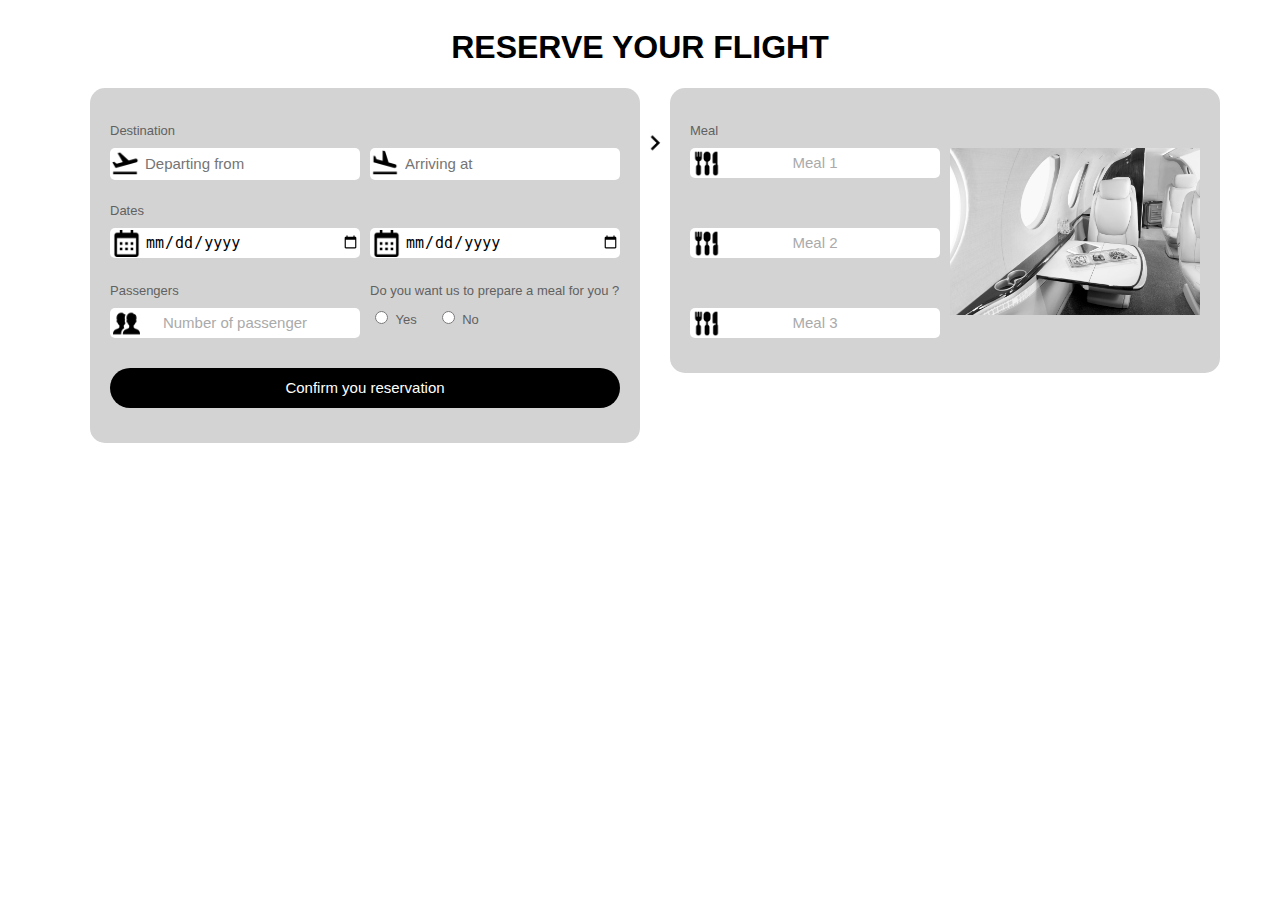
<file: travaux-free/WR203/index.html>
<!DOCTYPE html>
<html lang="en">
  <head>
    <meta charset="UTF-8" />
    <link rel="stylesheet" href="css/styles.css" />
    <meta http-equiv="X-UA-Compatible" content="IE=edge" />
    <meta name="viewport" content="width=device-width, initial-scale=1.0" />
    <title>Reserve your flight</title>
  </head>
  <body>
    <main>
      <h1>RESERVE YOUR FLIGHT</h1>
      <div id="formulaire">
        <div id="formulaire_left">
          <label for="desination" id="destination">Destination</label>

          <input
            id="champ1"
            class="champ"
            type="text"
            name="departing"
            placeholder="Departing from"
          />

          <input
            id="champ2"
            class="champ"
            type="text"
            name="arriving"
            placeholder="Arriving at"
          />

          <label for="dates" id="dates">Dates</label>

          <input
            id="champ3"
            class="champ"
            type="date"
            name="departure"
            placeholder="Departure"
          />

          <input
            id="champ4"
            class="champ"
            type="date"
            name="return"
            placeholder="Return"
          />

          <label for="passengers" id="passengers">Passengers</label>

          <button
            type="button"
            id="passenger_button"
            onclick="changeDisplay('passenger_type')"
          >
            Number of passenger
          </button>
          <div id="passenger_type">
            <div class="passenger_type">
              <p>Adult (25 years and older)</p>
              <input type="number" min="0" max="10" />
            </div>
            <div class="passenger_type1">
              <p>Young (12 - 24 years)</p>
              <input type="number" min="0" max="10" />
            </div>
            <div class="passenger_type">
              <p>Child (2 - 11 years)</p>
              <input type="number" min="0" max="10" />
            </div>
            <div class="passenger_type1">
              <p>Infant (0 - 23 months)</p>
              <input type="number" min="0" max="10" />
            </div>
          </div>

          <label for="meal" id="meal"
            >Do you want us to prepare a meal for you ?</label
          >

          <div id="meal_validation">
            <div>
              <input type="radio" id="yes" name="yes" value="yes" />
              <label for="yes">Yes</label>
            </div>

            <div id="meal_no">
              <input type="radio" id="no" name="no" value="no" />
              <label for="no">No</label>
            </div>
          </div>

          <input type="submit" value="Confirm you reservation" id="confirm" />
        </div>

        <!-- between form-->
        <div id="formulaire_between">
          <img src="img/arrow.png" alt="fleche" />
        </div>

        <!-- form right-->

        <div id="formulaire_right">
          <label for="meal" id="meal_title">Meal</label>

          <!-- meal 1-->
          <button
            type="button"
            id="meal_button"
            onclick="changeDisplay('meal_type')"
          >
            Meal 1
          </button>
          <div id="meal_type">
            <div class="meal_type">
              <p>Breakfast</p>
              <input type="number" min="0" max="10" />
            </div>
            <div class="meal_type1">
              <p>Lunch</p>
              <input type="number" min="0" max="10" />
            </div>
            <div class="meal_type">
              <p>Dinner</p>
              <input type="number" min="0" max="10" />
            </div>
            <div class="meal_type1">
              <p>Snack</p>
              <input type="number" min="0" max="10" />
            </div>
            <div class="meal_type">
              <p>Refreshment</p>
              <input type="number" min="0" max="10" />
            </div>
            <div class="meal_type1">
              <p>Coktail</p>
              <input type="number" min="0" max="10" />
            </div>
          </div>

          <!-- meal 2-->
          <button
            type="button"
            id="meal_button2"
            onclick="changeDisplay('meal_type2')"
          >
            Meal 2
          </button>
          <div id="meal_type2">
            <div class="meal_type">
              <p>Breakfast</p>
              <input type="number" min="0" max="10" />
            </div>
            <div class="meal_type1">
              <p>Lunch</p>
              <input type="number" min="0" max="10" />
            </div>
            <div class="meal_type">
              <p>Dinner</p>
              <input type="number" min="0" max="10" />
            </div>
            <div class="meal_type1">
              <p>Snack</p>
              <input type="number" min="0" max="10" />
            </div>
            <div class="meal_type">
              <p>Refreshment</p>
              <input type="number" min="0" max="10" />
            </div>
            <div class="meal_type1">
              <p>Coktail</p>
              <input type="number" min="0" max="10" />
            </div>
          </div>

          <!-- meal 2-->
          <button
            type="button"
            id="meal_button3"
            onclick="changeDisplay('meal_type3')"
          >
            Meal 3
          </button>
          <div id="meal_type3">
            <div class="meal_type">
              <p>Breakfast</p>
              <input type="number" min="0" max="10" />
            </div>
            <div class="meal_type1">
              <p>Lunch</p>
              <input type="number" min="0" max="10" />
            </div>
            <div class="meal_type">
              <p>Dinner</p>
              <input type="number" min="0" max="10" />
            </div>
            <div class="meal_type1">
              <p>Snack</p>
              <input type="number" min="0" max="10" />
            </div>
            <div class="meal_type">
              <p>Refreshment</p>
              <input type="number" min="0" max="10" />
            </div>
            <div class="meal_type1">
              <p>Coktail</p>
              <input type="number" min="0" max="10" />
            </div>
          </div>

          <img
            src="img/reservation_meals.jpg"
            alt="reservation_meals"
            id="reservation_meals"
          />
        </div>
      </div>
    </main>

    <script>
      function changeDisplay(lacible) {
        element = document.getElementById(lacible);
        console.info(element);
        if (element.style.display === "none") {
          element.style.display = "block";
        } else {
          element.style.display = "none";
        }
      }
    </script>
  </body>
</html>
</file>
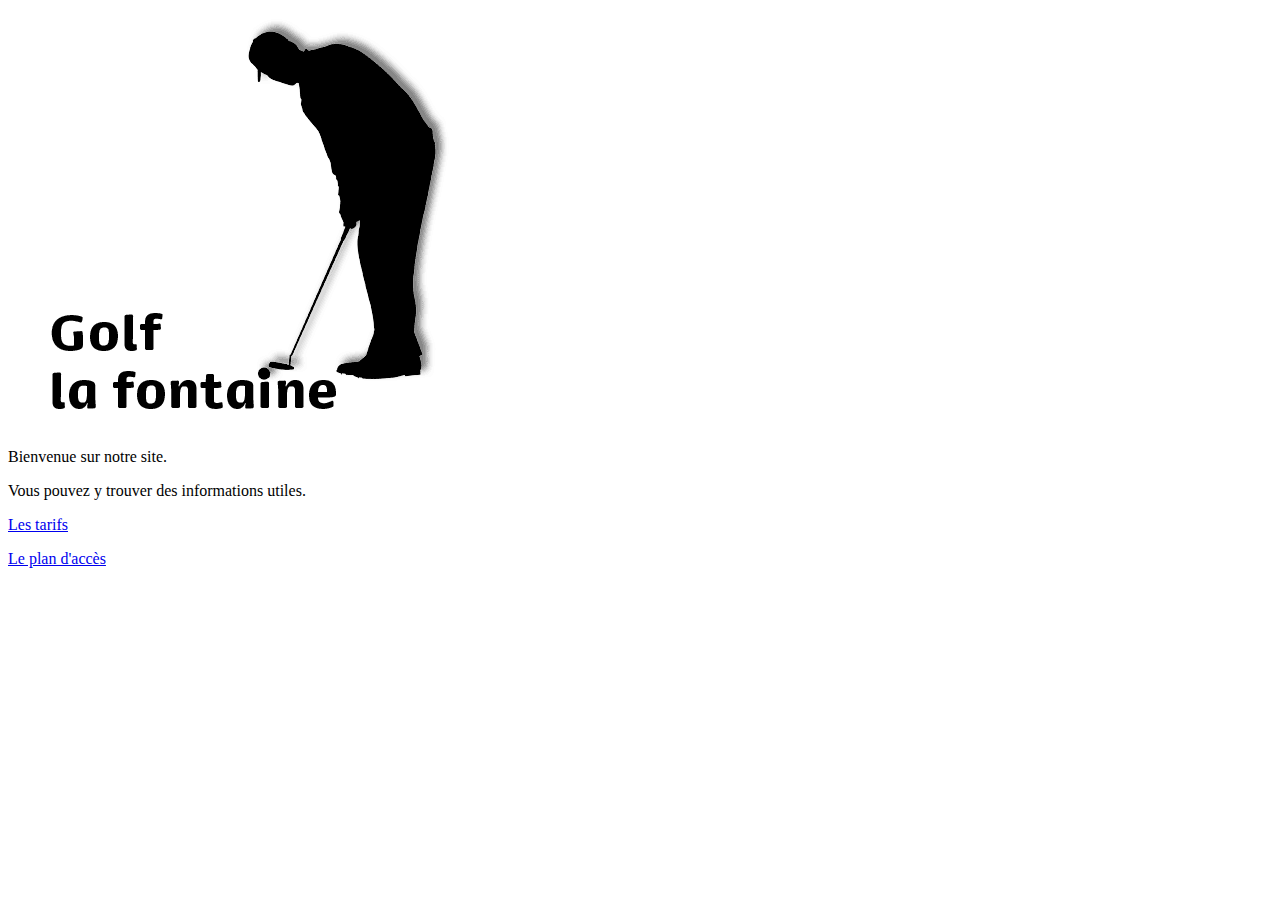
<file: travaux-free/WR112/sequence1/index.html>
<!DOCTYPE HTML>
<html>
    <head>
    <meta charset="utf-8">
    <title>Golf la fontaine</title>
    </head>

    <body>
    <p><img src="images/golf.png" width="469" height="412" alt="Logo golf la fontaine"> </p>
    <p>Bienvenue sur notre site.</p>
    
    
    <p>Vous pouvez y trouver des informations utiles.</p>
    <p><a href="autres_pages/lestarifs.html">Les tarifs</a></p>
    
    
    <p><a href="autres_pages/leplan.html">Le plan d'accès</a></p>
    </body>
 
 
</html>
</file>
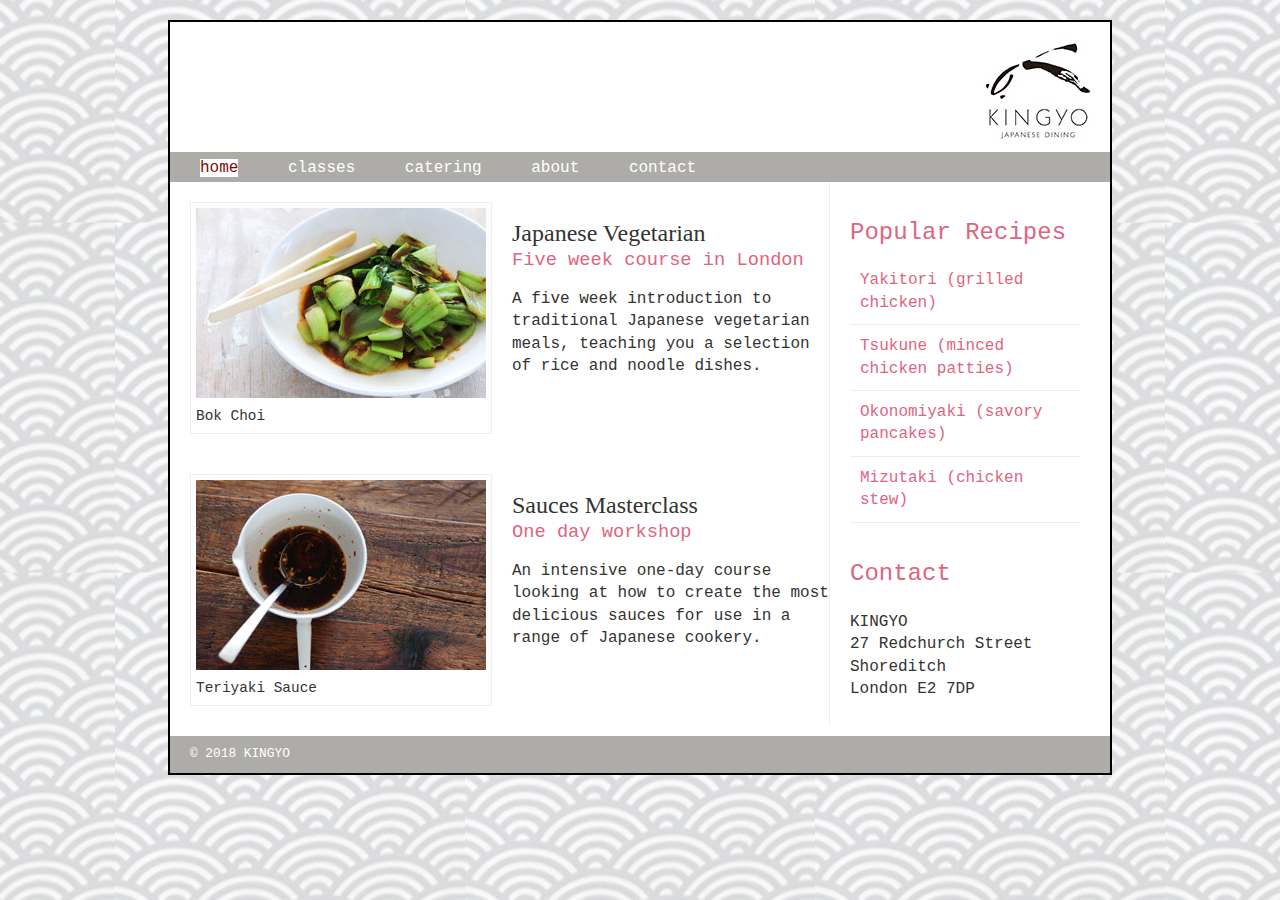
<file: travaux-free/WR112/sequence2/index.html>
<!DOCTYPE html>
<html>
	<head>
		<meta charset=utf-8>
		<title>.:: K I N G Y O ::.</title>
		<link rel="stylesheet" href="styles.css" type="text/css" />
		
	</head>
	<body>
		<div class="wrapper">
			<header>
				<h1></h1>
				<nav>
					<ul>
						<li><a href="" class="current">home</a></li>
						<li><a href="">classes</a></li>
						<li><a href="">catering</a></li>
						<li><a href="">about</a></li>
						<li><a href="">contact</a></li>
					</ul>
				</nav>
			</header>
			<section class="courses">
				<article>
					<figure>
						<img src="images/bok-choi.jpg" alt="Bok Choi" />
						<figcaption>Bok Choi</figcaption>
					</figure>
					<hgroup>
						<h2 id="jap">Japanese Vegetarian</h2>
						<h3>Five week course in London</h3>
					</hgroup>
					<p>A five week introduction to traditional Japanese vegetarian meals, teaching you a selection of rice and noodle dishes.</p>
				</article>    
				<article>
					<figure>
						<img src="images/teriyaki.jpg" alt="Teriyaki sauce" />
						<figcaption>Teriyaki Sauce</figcaption>
					</figure>
					<hgroup>
						<h2 id="jap">Sauces Masterclass</h2>
						<h3>One day workshop</h3>
					</hgroup>
					<p>An intensive one-day course looking at how to create the most delicious sauces for use in a range of Japanese cookery.</p>
				</article>    
			</section>
			<aside>
				<section class="popular-recipes">
					<h2>Popular Recipes</h2>
					<a href="">Yakitori (grilled chicken)</a>
					<a href="">Tsukune (minced chicken patties)</a>
					<a href="">Okonomiyaki (savory pancakes)</a>
					<a href="">Mizutaki (chicken stew)</a>
				</section>
				<section class="contact-details">
					<h2>Contact</h2>
					<p>KINGYO<br />
						27 Redchurch Street<br />
						Shoreditch<br />
						London E2 7DP</p>
				</section>
			</aside>
			<div id="finarticles"><hr></div>
			<footer>
				&copy; 2018 KINGYO
			</footer>
		</div><!-- .wrapper -->
	</body>
</html>
</file>
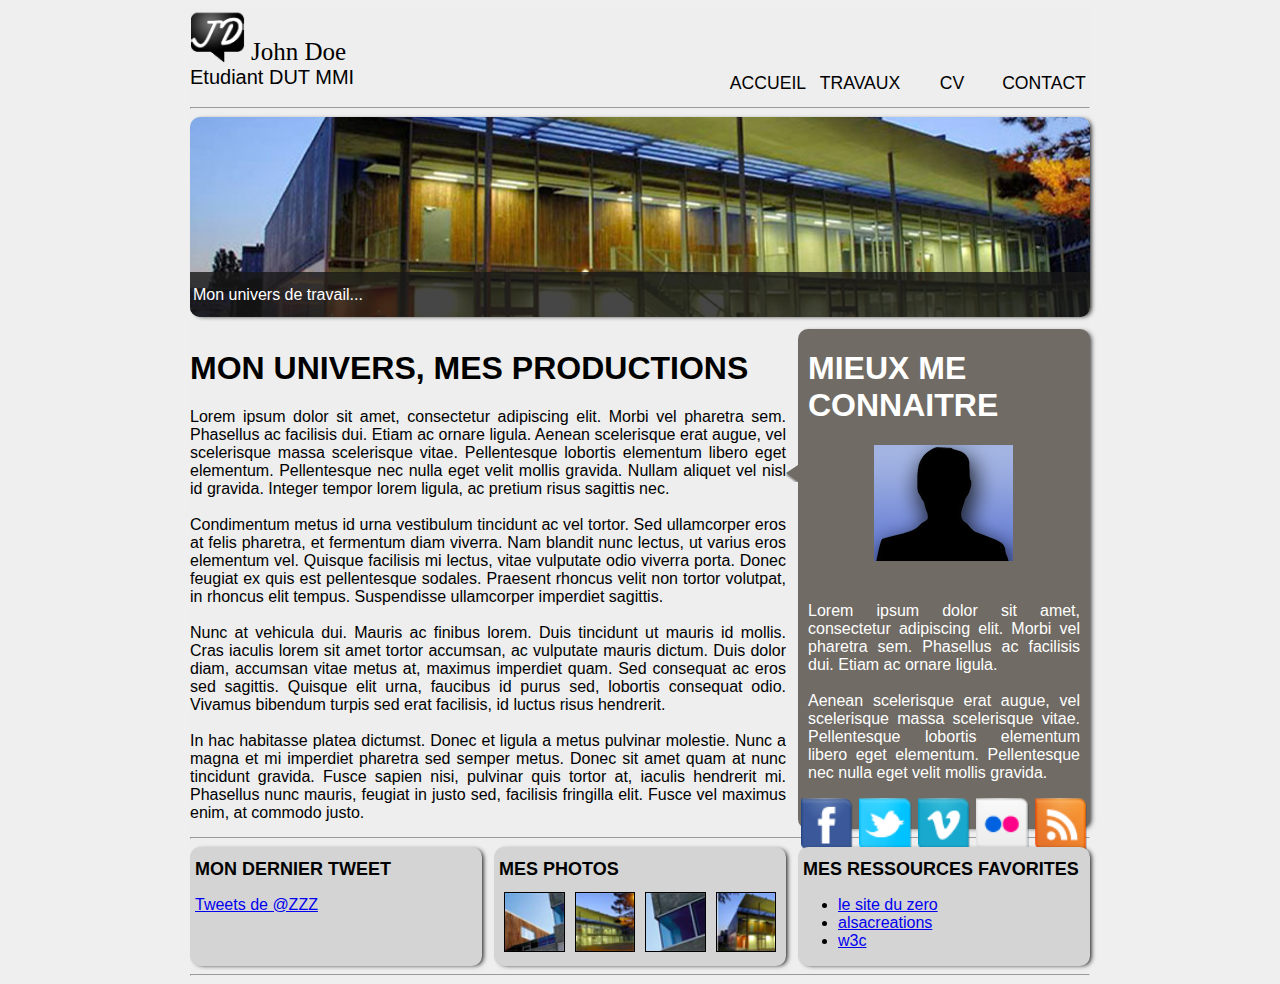
<file: travaux-free/WR112/sequence4/index.html>
<!DOCTYPE html>
<html>
  <head>
    <meta charset="utf-8" />
    <link rel="stylesheet" href="stylezoning.css" />

    <title>zoning</title>
  </head>

  <body>
    <div id="zonecentrale">
      <header>
        <div id="titre_principal">
          <div id="logo">
            <img src="images/monlogo.png" alt="logo" id="img_titre" />
            <p id="text_logo">John Doe</p>
          </div>

          <div id="etu">Etudiant DUT MMI</div>
        </div>

        <nav>
          <ul>
            <li><a href="#">ACCUEIL</a></li>
            <li><a href="#">TRAVAUX</a></li>
            <li><a href="#">CV</a></li>
            <li><a href="#">CONTACT</a></li>
          </ul>
        </nav>
      </header>

      <hr />

      <div id="banniere_image">
        <div id="banniere_description">
          <p id="txt_ban">Mon univers de travail...</p>
        </div>
      </div>

      <section id="section">
        <aside>
          <h1 id="txt_as">MIEUX ME CONNAITRE</h1>
          <img src="images/illustration.png" alt="illus" id="img_as" />
          <img src="images/bulle.png" alt="bulle" id="img2_as" />
          <p id="txt_as2">
            Lorem ipsum dolor sit amet, consectetur adipiscing elit. Morbi vel
            pharetra sem. Phasellus ac facilisis dui. Etiam ac ornare ligula.
            <br /><br />
            Aenean scelerisque erat augue, vel scelerisque massa scelerisque
            vitae. Pellentesque lobortis elementum libero eget elementum.
            Pellentesque nec nulla eget velit mollis gravida.
          </p>
          <div id="reseaux">
            <img src="images/facebook.png" alt="facebook" class="res_img" />
            <img src="images/twitter.png" alt="twitter" class="res_img" />
            <img src="images/vimeo.png" alt="vimeo" class="res_img" />
            <img src="images/flickr.png" alt="flickr" class="res_img" />
            <img src="images/rss.png" alt="rss" class="res_img" />
          </div>
        </aside>

        <article>
          <h1>MON UNIVERS, MES PRODUCTIONS</h1>
          <p>
            Lorem ipsum dolor sit amet, consectetur adipiscing elit. Morbi vel
            pharetra sem. Phasellus ac facilisis dui. Etiam ac ornare ligula.
            Aenean scelerisque erat augue, vel scelerisque massa scelerisque
            vitae. Pellentesque lobortis elementum libero eget elementum.
            Pellentesque nec nulla eget velit mollis gravida. Nullam aliquet vel
            nisl id gravida. Integer tempor lorem ligula, ac pretium risus
            sagittis nec. <br /><br />
            Condimentum metus id urna vestibulum tincidunt ac vel tortor. Sed
            ullamcorper eros at felis pharetra, et fermentum diam viverra. Nam
            blandit nunc lectus, ut varius eros elementum vel. Quisque facilisis
            mi lectus, vitae vulputate odio viverra porta. Donec feugiat ex quis
            est pellentesque sodales. Praesent rhoncus velit non tortor
            volutpat, in rhoncus elit tempus. Suspendisse ullamcorper imperdiet
            sagittis. <br /><br />
            Nunc at vehicula dui. Mauris ac finibus lorem. Duis tincidunt ut
            mauris id mollis. Cras iaculis lorem sit amet tortor accumsan, ac
            vulputate mauris dictum. Duis dolor diam, accumsan vitae metus at,
            maximus imperdiet quam. Sed consequat ac eros sed sagittis. Quisque
            elit urna, faucibus id purus sed, lobortis consequat odio. Vivamus
            bibendum turpis sed erat facilisis, id luctus risus hendrerit.
            <br /><br />

            In hac habitasse platea dictumst. Donec et ligula a metus pulvinar
            molestie. Nunc a magna et mi imperdiet pharetra sed semper metus.
            Donec sit amet quam at nunc tincidunt gravida. Fusce sapien nisi,
            pulvinar quis tortor at, iaculis hendrerit mi. Phasellus nunc
            mauris, feugiat in justo sed, facilisis fringilla elit. Fusce vel
            maximus enim, at commodo justo. <br /><br />
          </p>
        </article>
      </section>

      <hr />

      <footer>
        <div id="tweet">
          <h1 class="h1_ftr">MON DERNIER TWEET</h1>
          <p id="txt_ftr">
            <a
              href="https://twitter.com/TwitterDev"
              class="twitter-timeline"
              data-show-replies="false"
              widgetid="399817341359226881"
              data-link-color="#cc0000"
              data-tweet-limit="1"
              width="600"
              data-chrome="transparent no-footer"
              >Tweets de @ZZZ
            </a>
          </p>
        </div>

        <div id="mes_photos">
          <h1 class="h1_ftr">MES PHOTOS</h1>
          <div id="photos">
            <img src="images/photo1.jpg" alt="photo1" class="pht" />
            <img src="images/photo2.jpg" alt="photo2" class="pht" />
            <img src="images/photo3.jpg" alt="photo3" class="pht" />
            <img src="images/photo4.jpg" alt="photo4" class="pht" />
          </div>
        </div>

        <div id="mes_liens">
          <h1 class="h1_ftr">MES RESSOURCES FAVORITES</h1>

          <ul>
            <li>
              <a href="https://openclassrooms.com/fr/" target="_blank"
                >le site du zero</a
              >
            </li>
            <li>
              <a href="https://www.alsacreations.com" target="_blank"
                >alsacreations</a
              >
            </li>
            <li><a href="https://www.w3.org" target="_blank">w3c</a></li>
          </ul>
        </div>
      </footer>
      <hr />
    </div>

    <script>
      !(function (d, s, id) {
        var js,
          fjs = d.getElementsByTagName(s)[0],
          p = /^http:/.test(d.location) ? "http" : "https";
        if (!d.getElementById(id)) {
          js = d.createElement(s);
          js.id = id;
          js.src = p + "://platform.twitter.com/widgets.js";
          fjs.parentNode.insertBefore(js, fjs);
        }
      })(document, "script", "twitter-wjs");
    </script>
  </body>
</html>
</file>
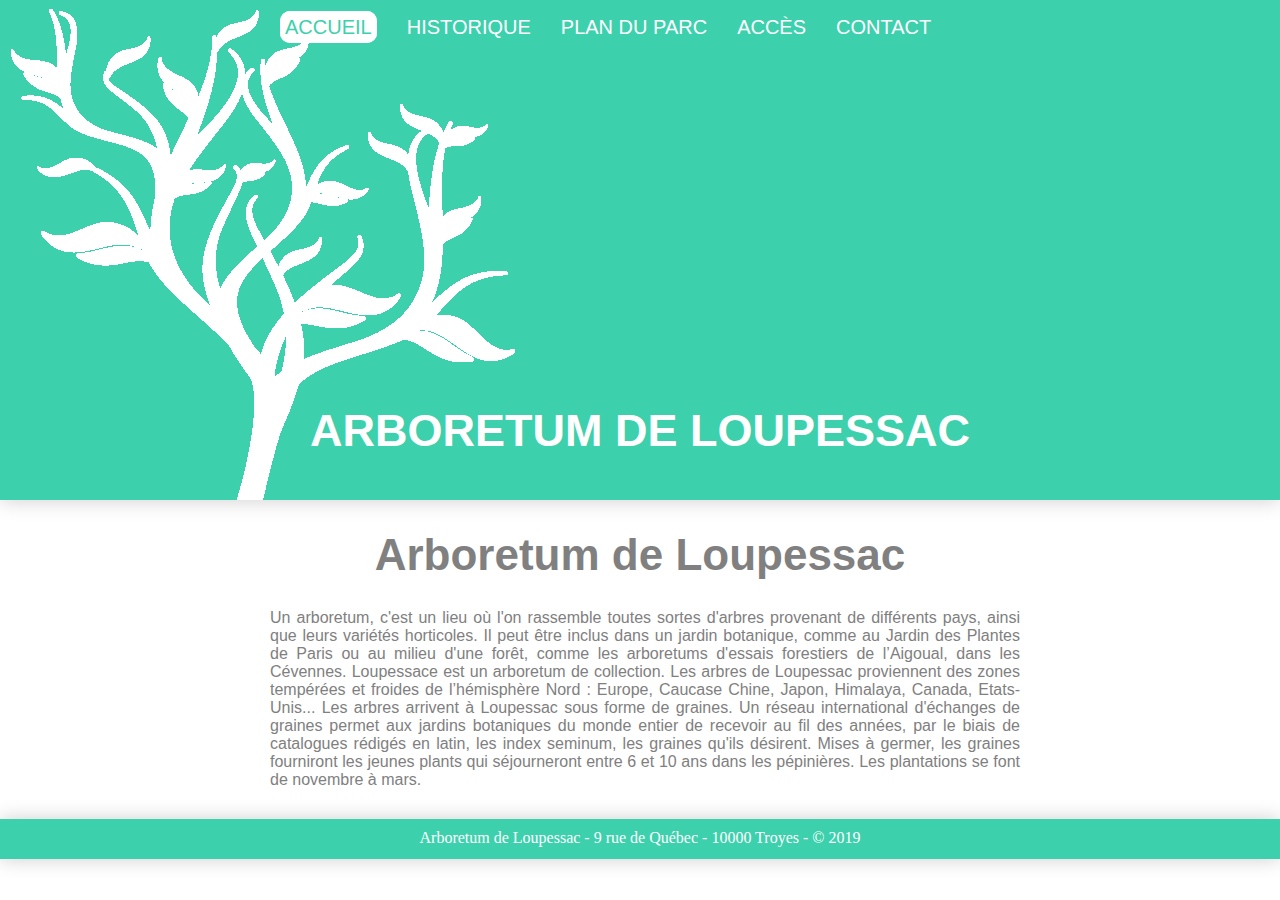
<file: travaux-free/WR112/sequence5/index.html>
<!DOCTYPE html>
<html lang="fr">
  <head>
    <meta charset="UTF-8" />
    <link rel="stylesheet" href="style.css" />
    <title>Arboretum Loupessac</title>
  </head>

  <header>
    <nav>
      <ul class="menu">
        <li><a href="index.html" id="en_cours">Accueil</a></li>
        <li><a href="historique.html">Historique</a></li>
        <li><a href="plan.html">Plan du Parc</a></li>
        <li><a href="acces.html">Accès</a></li>
        <li><a href="contact.html">Contact</a></li>
      </ul>
    </nav>
    <div id="">
      <div class="titre">
        <div id="titre">Arboretum de Loupessac</div>
      </div>
    </div>
  </header>

  <body>
    <section>
      <h1>Arboretum de Loupessac</h1>
      <p>
        Un arboretum, c'est un lieu où l'on rassemble toutes sortes d'arbres
        provenant de différents pays, ainsi que leurs variétés horticoles. Il
        peut être inclus dans un jardin botanique, comme au Jardin des Plantes
        de Paris ou au milieu d'une forêt, comme les arboretums d'essais
        forestiers de l’Aigoual, dans les Cévennes. Loupessace est un arboretum
        de collection. Les arbres de Loupessac proviennent des zones tempérées
        et froides de l’hémisphère Nord : Europe, Caucase Chine, Japon,
        Himalaya, Canada, Etats-Unis... Les arbres arrivent à Loupessac sous
        forme de graines. Un réseau international d'échanges de graines permet
        aux jardins botaniques du monde entier de recevoir au fil des années,
        par le biais de catalogues rédigés en latin, les index seminum, les
        graines qu'ils désirent. Mises à germer, les graines fourniront les
        jeunes plants qui séjourneront entre 6 et 10 ans dans les pépinières.
        Les plantations se font de novembre à mars.
      </p>
    </section>
  </body>

  <footer>
    <div id="footer">
      Arboretum de Loupessac - 9 rue de Québec - 10000 Troyes - &copy; 2019
    </div>
  </footer>
</html>
</file>
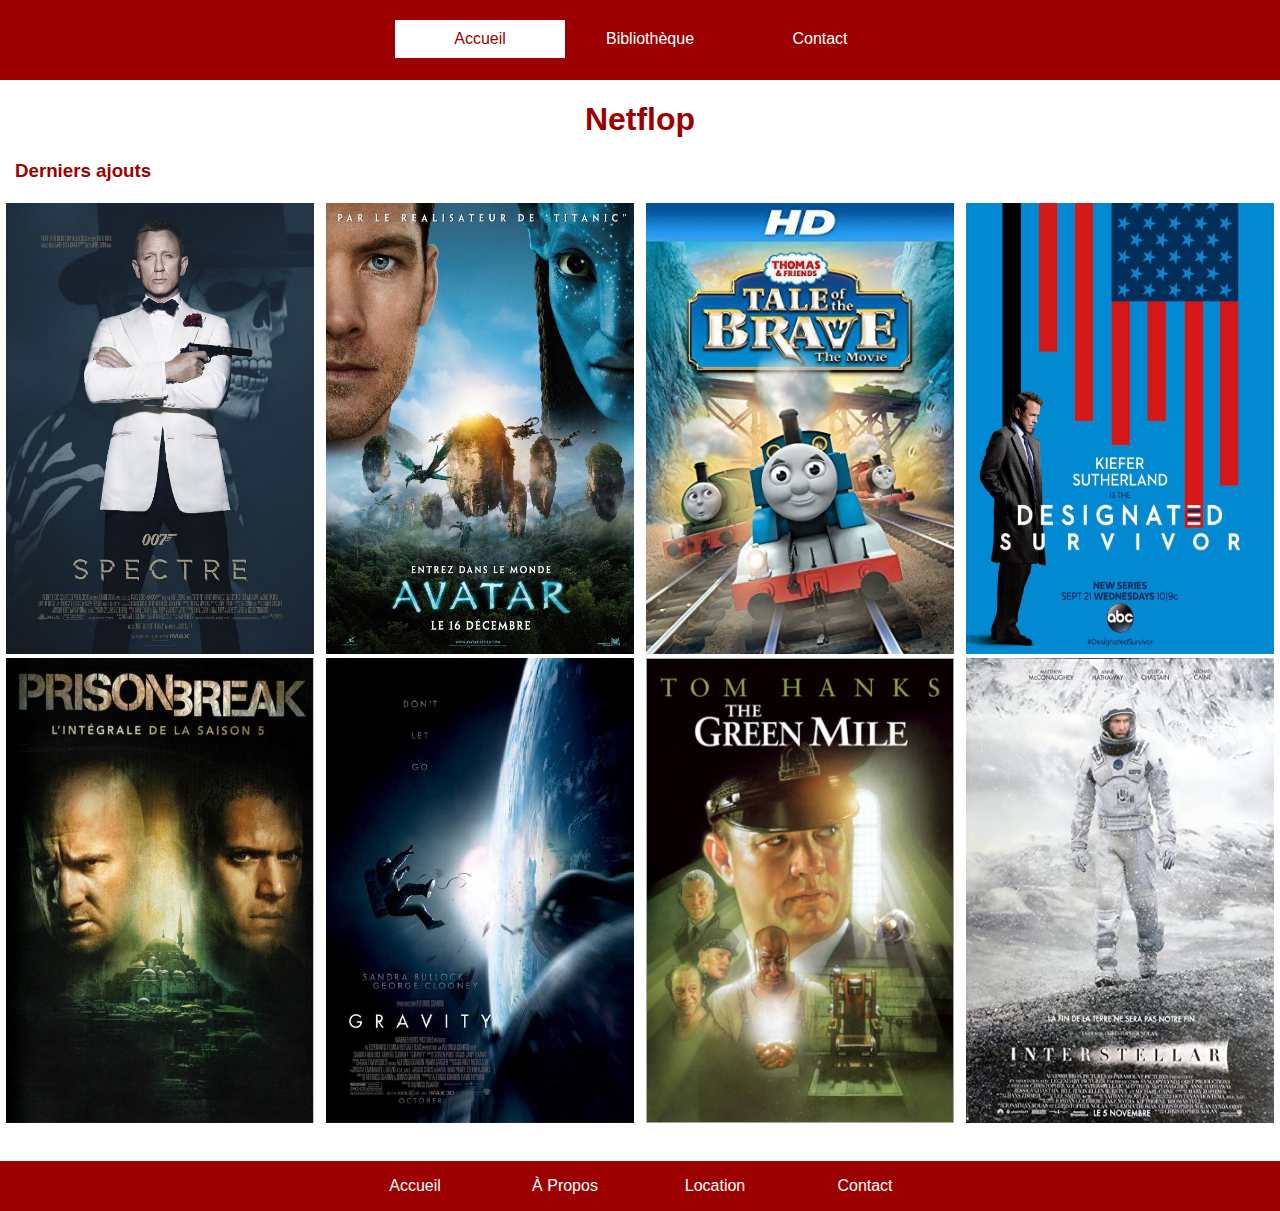
<file: travaux-free/WR112/sequence6/index.html>
<!DOCTYPE html>
<html lang="fr">
  <head>
    <meta charset="UTF-8" />
    <link rel="stylesheet" href="style.css" />
    <title>netflop</title>
  </head>

  <header>
    <nav>
      <ul class="nav">
        <li><a href="index.html" id="en_cours">Accueil</a></li>

        <li class="deroulant">
          <a href="#">Bibliothèque</a>
          <ul class="sub_nav">
            <li><a href="autres_pages/films.html">Films</a></li>
            <li><a href="autres_pages/series.html">Séries</a></li>
          </ul>
        </li>

        <li>
          <a href="autres_pages/contact.html">Contact</a>
        </li>
      </ul>
    </nav>
  </header>

  <body>
    <h1>Netflop</h1>

    <h3>Derniers ajouts</h3>

    <section>
      <div class="dernier_ajout">
        <div class="image">
          <img src="img/films/007.jpg" alt="007" />
          <p>
            Lorem ipsum dolor sit amet, consectetur adipiscing elit. Nunc vel
            velit ligula. Proin ut sem sit amet elit commodo finibus. Cras
            lacinia nibh enim, et tincidunt lorem blandit quis.
          </p>
          <button
            onclick=" window.open('https://fr.wikipedia.org/wiki/007_Spectre','_blank')"
          >
            En savoir plus
          </button>
        </div>

        <div class="image">
          <img src="img/films/avatar.jpg" alt="avatar" />
          <p>
            Lorem ipsum dolor sit amet, consectetur adipiscing elit. Nunc vel
            velit ligula. Proin ut sem sit amet elit commodo finibus. Cras
            lacinia nibh enim, et tincidunt lorem blandit quis.
          </p>
          <button
            onclick=" window.open('https://fr.wikipedia.org/wiki/Avatar_(film,_2009)','_blank')"
          >
            En savoir plus
          </button>
        </div>

        <div class="image">
          <img src="img/films/thomas.jpg" alt="thomas" />
          <p>
            Lorem ipsum dolor sit amet, consectetur adipiscing elit. Nunc vel
            velit ligula. Proin ut sem sit amet elit commodo finibus. Cras
            lacinia nibh enim, et tincidunt lorem blandit quis.
          </p>
          <button
            onclick=" window.open('https://en.wikipedia.org/wiki/Thomas_%26_Friends','_blank')"
          >
            En savoir plus
          </button>
        </div>

        <div class="image">
          <img src="img/series/survivor.jpg" alt="survivor" />
          <p>
            Lorem ipsum dolor sit amet, consectetur adipiscing elit. Nunc vel
            velit ligula. Proin ut sem sit amet elit commodo finibus. Cras
            lacinia nibh enim, et tincidunt lorem blandit quis.
          </p>
          <button
            onclick=" window.open('https://fr.wikipedia.org/wiki/Designated_Survivor','_blank')"
          >
            En savoir plus
          </button>
        </div>

        <div class="image">
          <img src="img/series/prison.jpeg" alt="prison" />
          <p>
            Lorem ipsum dolor sit amet, consectetur adipiscing elit. Nunc vel
            velit ligula. Proin ut sem sit amet elit commodo finibus. Cras
            lacinia nibh enim, et tincidunt lorem blandit quis.
          </p>
          <button
            onclick=" window.open('https://fr.wikipedia.org/wiki/Prison_Break','_blank')"
          >
            En savoir plus
          </button>
        </div>

        <div class="image">
          <img src="img/films/gravity.jpg" alt="gravity" />
          <p>
            Lorem ipsum dolor sit amet, consectetur adipiscing elit. Nunc vel
            velit ligula. Proin ut sem sit amet elit commodo finibus. Cras
            lacinia nibh enim, et tincidunt lorem blandit quis.
          </p>
          <button
            onclick=" window.open('https://fr.wikipedia.org/wiki/Gravity_(film)','_blank')"
          >
            En savoir plus
          </button>
        </div>

        <div class="image">
          <img src="img/films/green.jpg" alt="green" />
          <p>
            Lorem ipsum dolor sit amet, consectetur adipiscing elit. Nunc vel
            velit ligula. Proin ut sem sit amet elit commodo finibus. Cras
            lacinia nibh enim, et tincidunt lorem blandit quis.
          </p>
          <button
            onclick=" window.open('https://en.wikipedia.org/wiki/The_Green_Mile_(film)','_blank')"
          >
            En savoir plus
          </button>
        </div>

        <div class="image">
          <img src="img/films/interstellar.jpg" alt="interstellar" />
          <p>
            Lorem ipsum dolor sit amet, consectetur adipiscing elit. Nunc vel
            velit ligula. Proin ut sem sit amet elit commodo finibus. Cras
            lacinia nibh enim, et tincidunt lorem blandit quis.
          </p>
          <button
            onclick=" window.open('https://en.wikipedia.org/wiki/Interstellar_(film)','_blank')"
          >
            En savoir plus
          </button>
        </div>
      </div>
    </section>

    <br /><br />

    <footer class="footer">
      <li><a href="index.html">Accueil</a></li>
      <li><a href="autres_pages/about.html">À Propos</a></li>
      <li><a href="autres_pages/loc.html">Location</a></li>
      <li><a href="autres_pages/contact.html">Contact</a></li>
    </footer>
  </body>
</html>
</file>
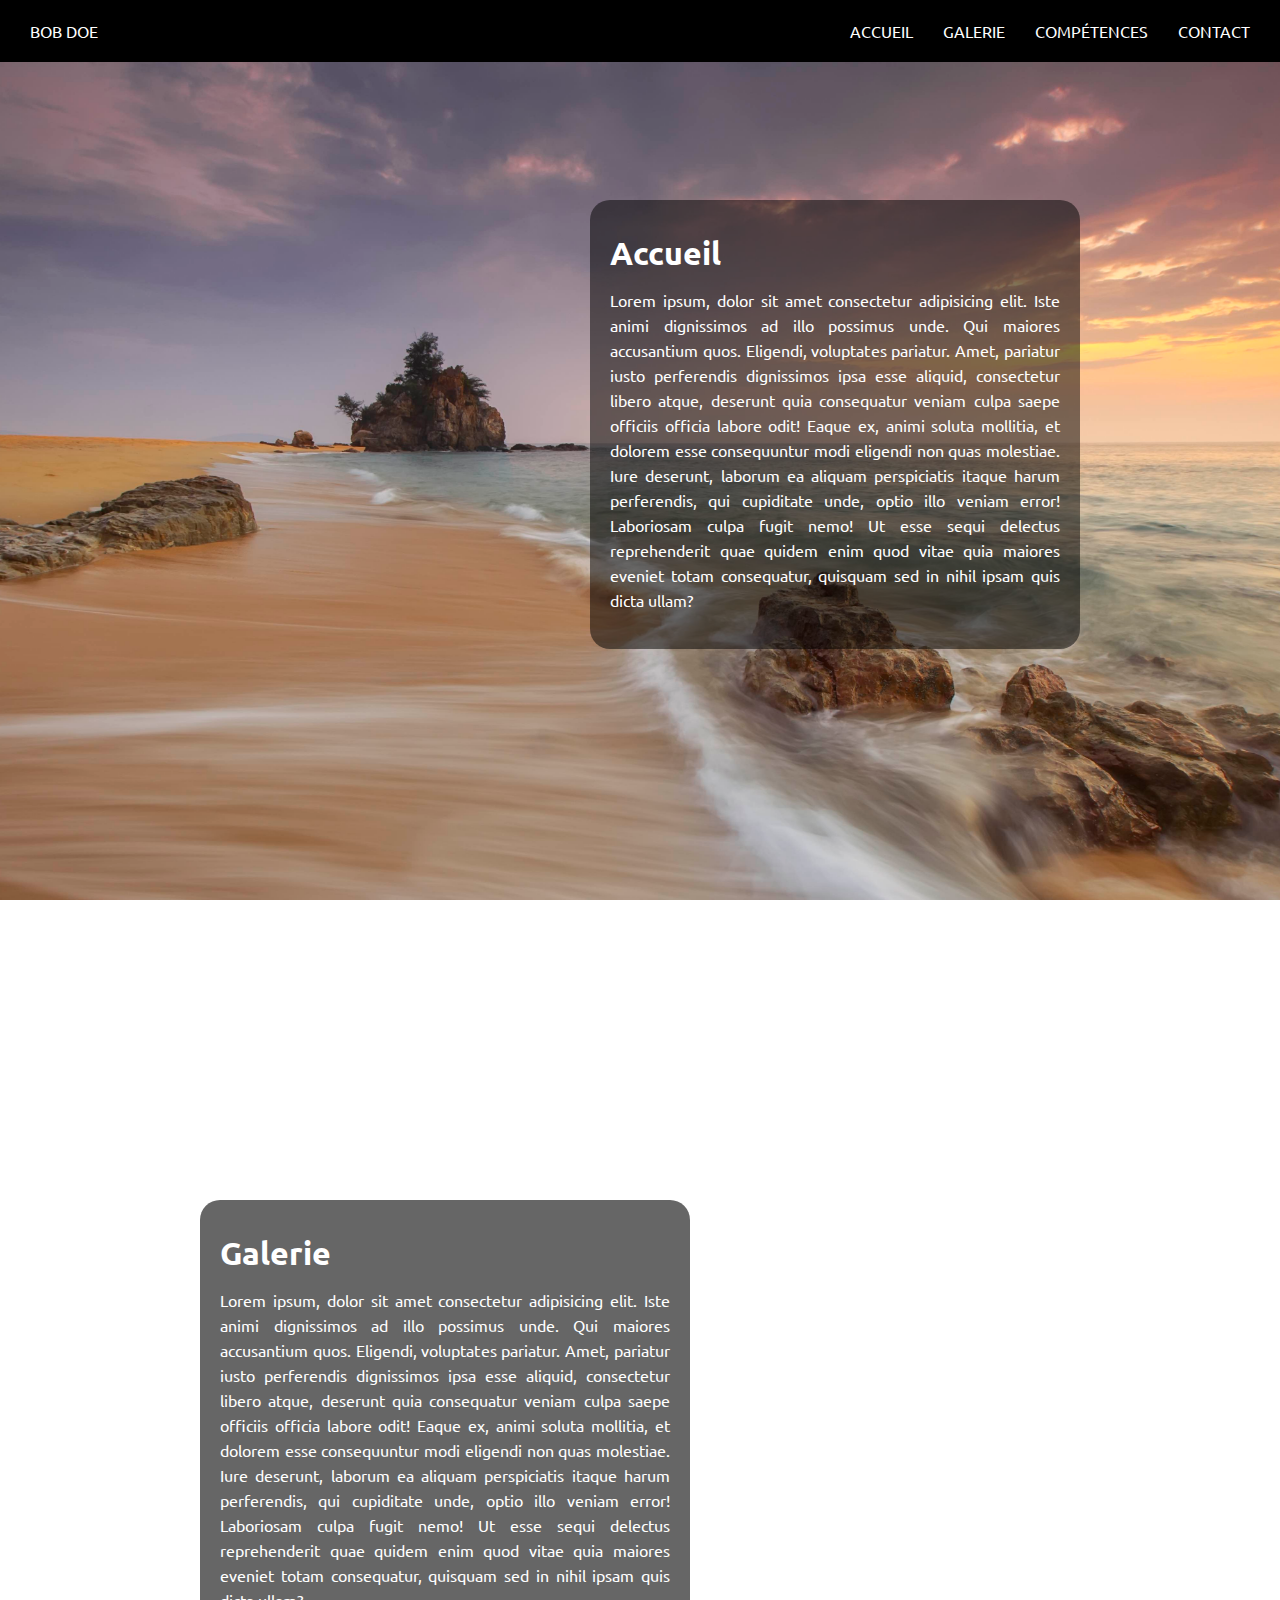
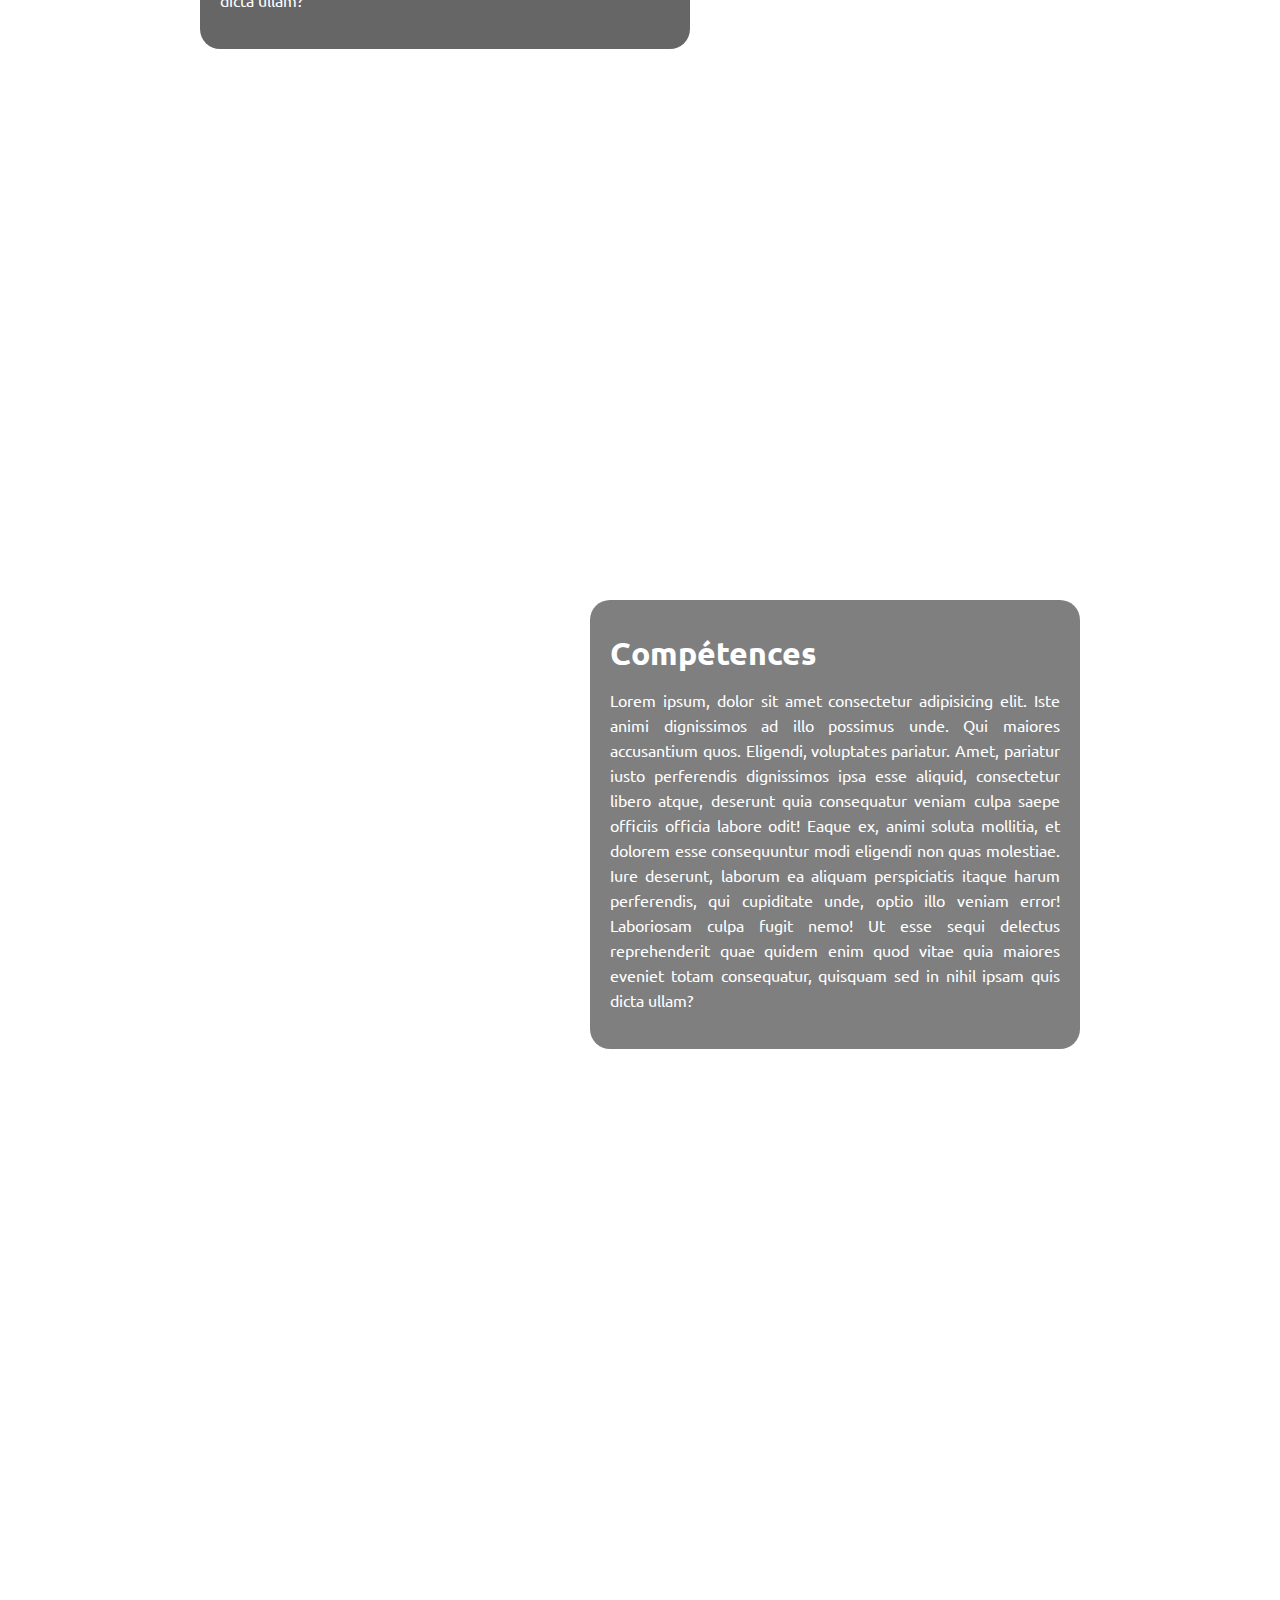
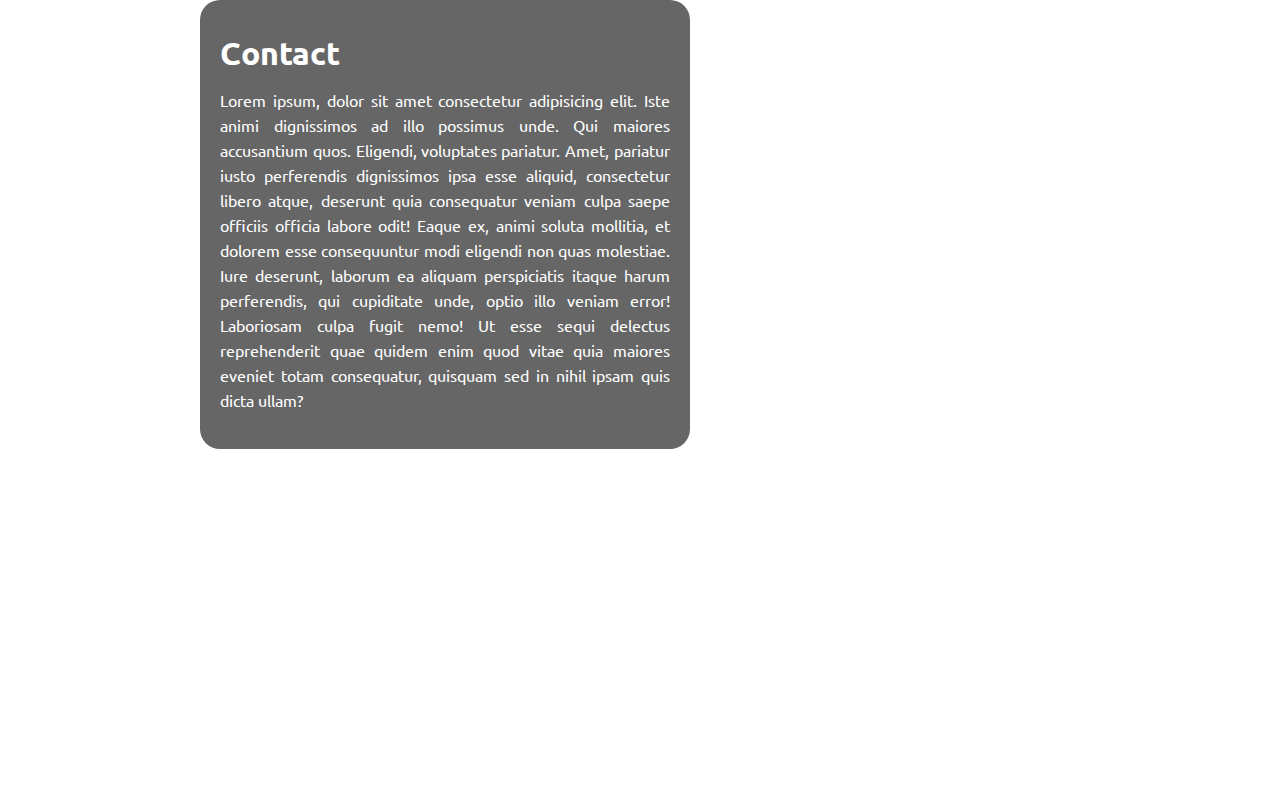
<file: travaux-free/WR212/sequence3/index.html>
<!DOCTYPE html>
<html lang="fr">
  <head>
    <meta charset="UTF-8" />
    <meta http-equiv="X-UA-Compatible" content="IE=edge" />
    <link rel="stylesheet" href="style/styles.css" />
    <meta name="viewport" content="width=device-width, initial-scale=1.0" />
    <title>Document</title>
  </head>
  <body>
    <header>
      <nav>
        <li><a href="#accueil">BOB DOE</a></li>
        <ul>
          <li><a href="#accueil">Accueil</a></li>
          <li><a href="#galerie">Galerie</a></li>
          <li><a href="#competences">Compétences</a></li>
          <li><a href="#contact">Contact</a></li>
        </ul>
      </nav>
    </header>

    <section id="accueil">
      <article class="art1">
        <h1>Accueil</h1>
        <p>
          Lorem ipsum, dolor sit amet consectetur adipisicing elit. Iste animi
          dignissimos ad illo possimus unde. Qui maiores accusantium quos.
          Eligendi, voluptates pariatur. Amet, pariatur iusto perferendis
          dignissimos ipsa esse aliquid, consectetur libero atque, deserunt quia
          consequatur veniam culpa saepe officiis officia labore odit! Eaque ex,
          animi soluta mollitia, et dolorem esse consequuntur modi eligendi non
          quas molestiae. Iure deserunt, laborum ea aliquam perspiciatis itaque
          harum perferendis, qui cupiditate unde, optio illo veniam error!
          Laboriosam culpa fugit nemo! Ut esse sequi delectus reprehenderit quae
          quidem enim quod vitae quia maiores eveniet totam consequatur,
          quisquam sed in nihil ipsam quis dicta ullam?
        </p>
      </article>
    </section>
    <section id="galerie">
      <article class="art2">
        <h1>Galerie</h1>
        <p>
          Lorem ipsum, dolor sit amet consectetur adipisicing elit. Iste animi
          dignissimos ad illo possimus unde. Qui maiores accusantium quos.
          Eligendi, voluptates pariatur. Amet, pariatur iusto perferendis
          dignissimos ipsa esse aliquid, consectetur libero atque, deserunt quia
          consequatur veniam culpa saepe officiis officia labore odit! Eaque ex,
          animi soluta mollitia, et dolorem esse consequuntur modi eligendi non
          quas molestiae. Iure deserunt, laborum ea aliquam perspiciatis itaque
          harum perferendis, qui cupiditate unde, optio illo veniam error!
          Laboriosam culpa fugit nemo! Ut esse sequi delectus reprehenderit quae
          quidem enim quod vitae quia maiores eveniet totam consequatur,
          quisquam sed in nihil ipsam quis dicta ullam?
        </p>
      </article>
    </section>
    <section id="competences">
      <article class="art1">
        <h1>Compétences</h1>
        <p>
          Lorem ipsum, dolor sit amet consectetur adipisicing elit. Iste animi
          dignissimos ad illo possimus unde. Qui maiores accusantium quos.
          Eligendi, voluptates pariatur. Amet, pariatur iusto perferendis
          dignissimos ipsa esse aliquid, consectetur libero atque, deserunt quia
          consequatur veniam culpa saepe officiis officia labore odit! Eaque ex,
          animi soluta mollitia, et dolorem esse consequuntur modi eligendi non
          quas molestiae. Iure deserunt, laborum ea aliquam perspiciatis itaque
          harum perferendis, qui cupiditate unde, optio illo veniam error!
          Laboriosam culpa fugit nemo! Ut esse sequi delectus reprehenderit quae
          quidem enim quod vitae quia maiores eveniet totam consequatur,
          quisquam sed in nihil ipsam quis dicta ullam?
        </p>
      </article>
    </section>
    <section id="contact">
      <article class="art2">
        <h1>Contact</h1>
        <p>
          Lorem ipsum, dolor sit amet consectetur adipisicing elit. Iste animi
          dignissimos ad illo possimus unde. Qui maiores accusantium quos.
          Eligendi, voluptates pariatur. Amet, pariatur iusto perferendis
          dignissimos ipsa esse aliquid, consectetur libero atque, deserunt quia
          consequatur veniam culpa saepe officiis officia labore odit! Eaque ex,
          animi soluta mollitia, et dolorem esse consequuntur modi eligendi non
          quas molestiae. Iure deserunt, laborum ea aliquam perspiciatis itaque
          harum perferendis, qui cupiditate unde, optio illo veniam error!
          Laboriosam culpa fugit nemo! Ut esse sequi delectus reprehenderit quae
          quidem enim quod vitae quia maiores eveniet totam consequatur,
          quisquam sed in nihil ipsam quis dicta ullam?
        </p>
      </article>
    </section>

    <script src="https://code.jquery.com/jquery-3.6.4.min.js"></script>
    <script src="js/jquery.scrollTo.min.js"></script>
    <script src="js/jquery.localScroll.min.js"></script>
    <script src="js/jquery.parallax-1.1.3.js"></script>
    <script type="text/javascript">
      $(document).ready(function () {
        console.log("ok...");

        $.localScroll();
        $("#accueil").parallax("50%", 0.3);
        $("#galerie").parallax("50%", 0.3);
        $("#competences").parallax("50%", 0.3);
        $("#contact").parallax("50%", 0.3);
      });
    </script>
  </body>
</html>
</file>
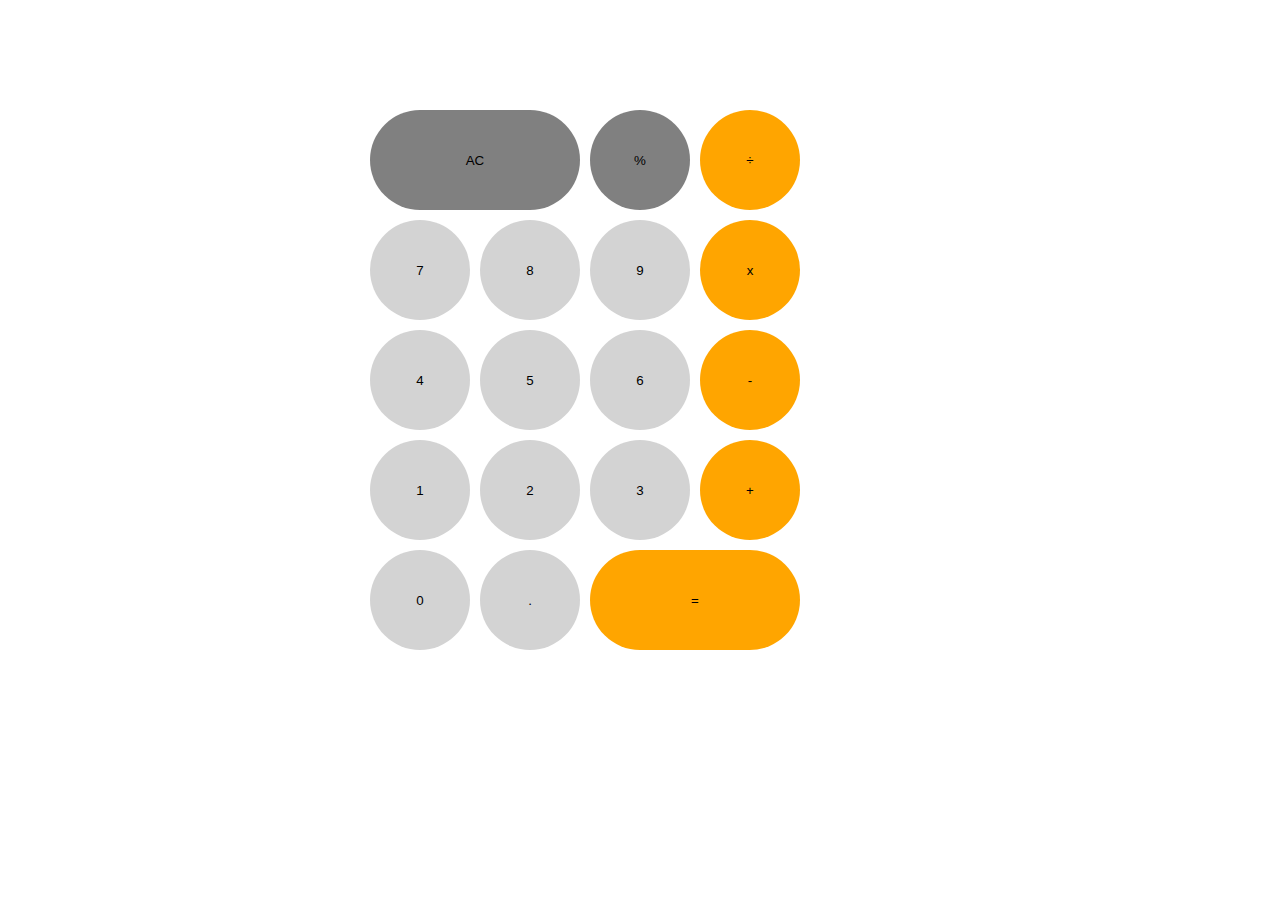
<file: travaux-free/WR212/sequence4/index.html>
<!DOCTYPE html>
<html lang="fr">
  <head>
    <meta charset="UTF-8" />
    <meta name="viewport" content="width=device-width, initial-scale=1.0" />
    <title>Ma calculette</title>
    <link rel="stylesheet" href="style.css" />
    <script src="main.js" defer></script>
  </head>
  <body>
    <div id="calc">
      <div data-output id="result"></div>
      <button data-all-clear id="ac">AC</button>
      <button data-operation id="pourcent">%</button>
      <button data-operation id="diviser">÷</button>
      <button data-number class="number" id="sept">7</button>
      <button data-number class="number" id="huit">8</button>
      <button data-number class="number" id="neuf">9</button>
      <button data-operation id="fois">x</button>
      <button data-number class="number" id="quatre">4</button>
      <button data-number class="number" id="cinq">5</button>
      <button data-number class="number" id="six">6</button>
      <button data-operation id="moins">-</button>
      <button data-number class="number" id="un">1</button>
      <button data-number class="number" id="deux">2</button>
      <button data-number class="number" id="trois">3</button>
      <button data-operation id="plus">+</button>
      <button data-number class="number" id="zero">0</button>
      <button data-number class="number" id="point">.</button>
      <button data-equals id="egal">=</button>
    </div>
  </body>
</html>
</file>
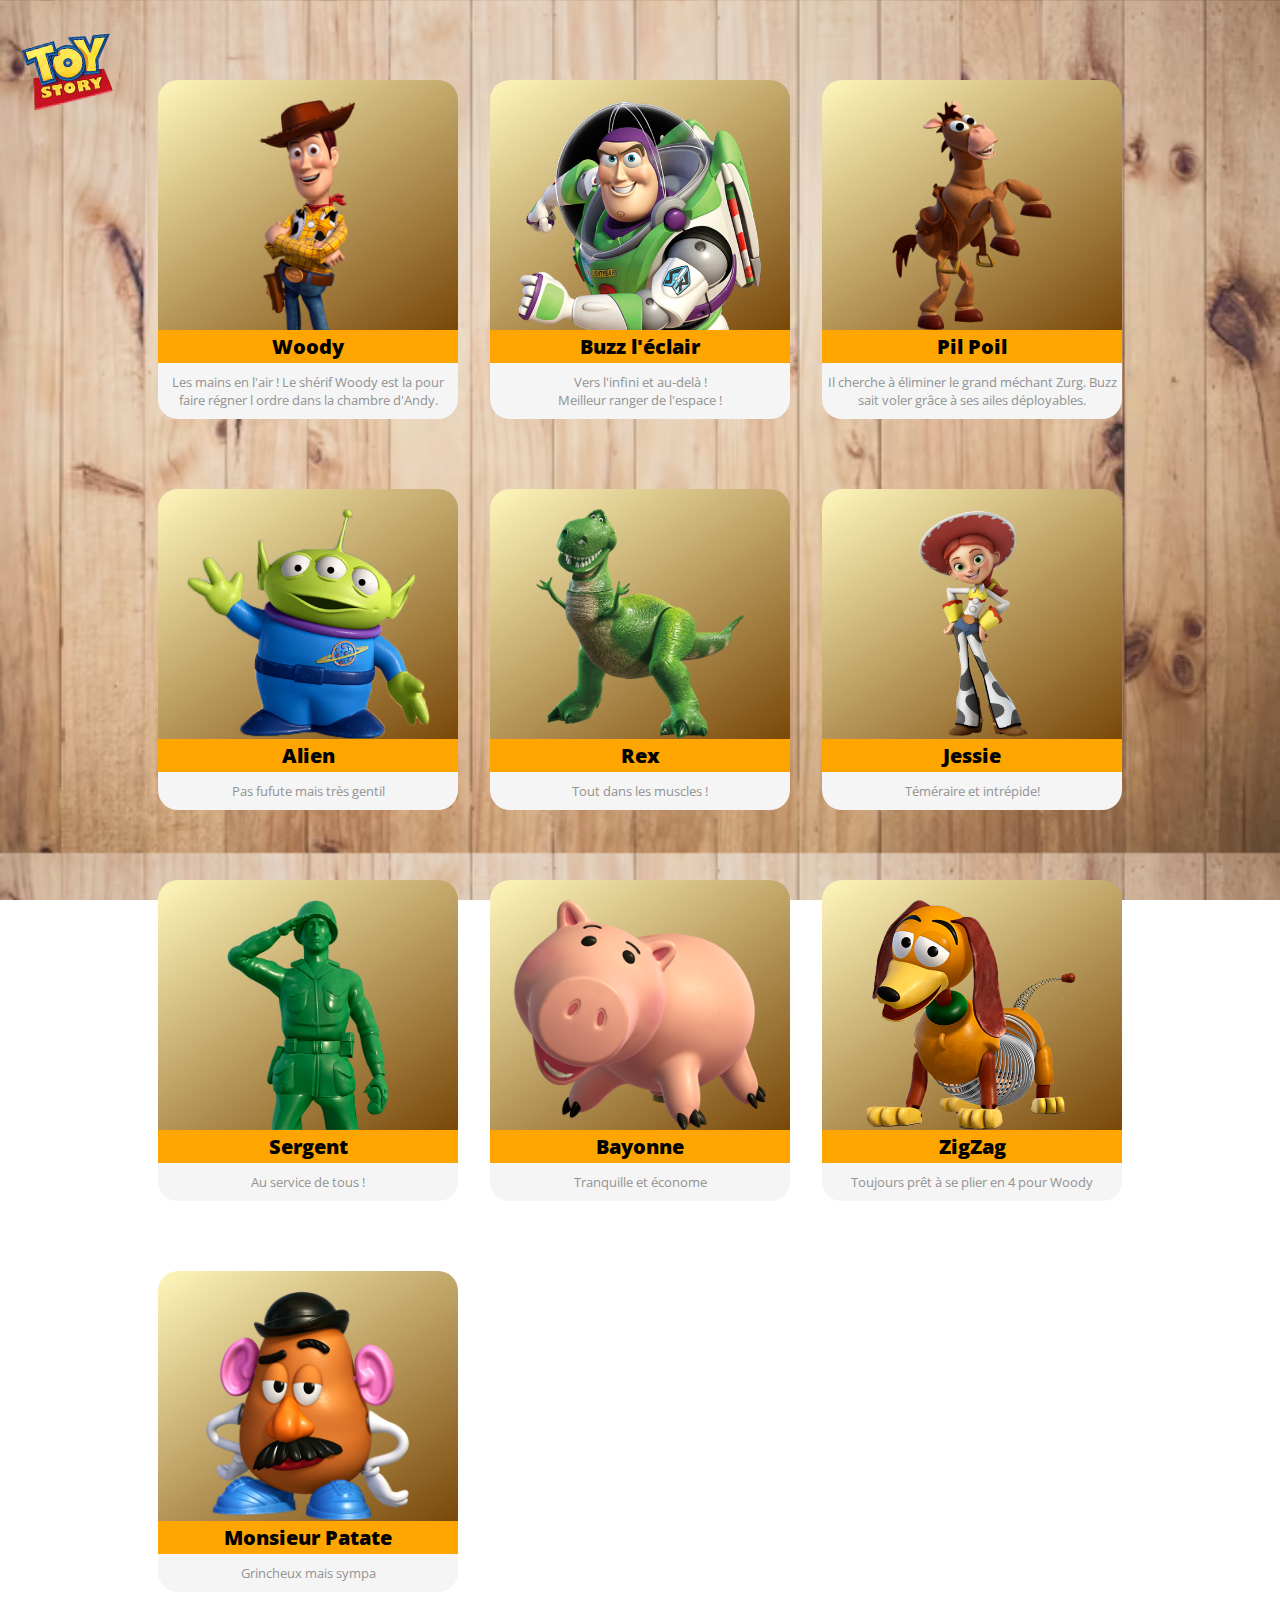
<file: travaux/r312/sequence1/index.html>
<!DOCTYPE html>
<html lang="fr">
  <head>
    <meta charset="UTF-8" />
    <meta name="viewport" content="width=device-width, initial-scale=1.0" />
    <link rel="stylesheet" href="style.css" />
    <title>Toy Story</title>
  </head>

  <body>
    <img
      src="images/toy-story-logo.png"
      alt="toy-story-logo"
      id="toy-story-logo"
    />
    <div id="cardContainer"></div>

    <script>
      var monTableau = [
        {
          nom: "Woody",
          vie: "25",
          discretion: "22",
          action: "40",
          photo: "images/woody.png",
          info: "Les mains en l'air ! Le shérif Woody est la pour faire régner l ordre dans la chambre d'Andy.",
        },

        {
          nom: "Buzz l'éclair",
          vie: "35",
          discretion: "15",
          action: "70",
          photo: "images/buzz.png",
          info: "Vers l'infini et au-delà ! <br /> Meilleur ranger de l'espace !",
        },

        {
          nom: "Pil Poil",
          vie: "14",
          discretion: "10",
          action: "60",
          photo: "images/pilpoil.png",
          info: "Il cherche à éliminer le grand méchant Zurg. Buzz sait voler grâce à ses ailes déployables.",
        },

        {
          nom: "Alien",
          vie: "11",
          discretion: "12",
          action: "10",
          photo: "images/alien.png",
          info: "Pas fufute mais très gentil",
        },

        {
          nom: "Rex",
          vie: "40",
          discretion: "24",
          action: "50",
          photo: "images/rex.png",
          info: "Tout dans les muscles !",
        },

        {
          nom: "Jessie",
          vie: "37",
          discretion: "45",
          action: "65",
          photo: "images/jessie.png",
          info: "Téméraire et intrépide! ",
        },

        {
          nom: "Sergent",
          vie: "12",
          discretion: "60",
          action: "75",
          photo: "images/sergent.png",
          info: "Au service de tous !",
        },

        {
          nom: "Bayonne",
          vie: "25",
          discretion: "30",
          action: "20",
          photo: "images/bayonne.png",
          info: "Tranquille et économe",
        },

        {
          nom: "ZigZag",
          vie: "35",
          discretion: "30",
          action: "40",
          photo: "images/zigzag.png",
          info: "Toujours prêt à se plier en 4 pour Woody",
        },

        {
          nom: "Monsieur Patate",
          vie: "18",
          discretion: "35",
          action: "30",
          photo: "images/patate.png",
          info: "Grincheux mais sympa",
        },
      ];

      monTableau.forEach(function (element) {
        var carteHtml =
          '<div class="toy-card"> ' +
          '<div class="toy-card__image">' +
          '<img src=" ' +
          element.photo +
          ' "alt="woody" />' +
          "</div>" +
          '<div class="toy-card__name">' +
          element.nom +
          "</div>" +
          '<div class="toy-card__description">' +
          element.info +
          "</div>" +
          '<div class="toy-card__unit-stats">' +
          '<div class="one-third">' +
          '<div class="stat">' +
          element.vie +
          "</div>" +
          '<div class="stat-value">Vie</div>' +
          "</div>" +
          '<div class="two-third">' +
          '<div class="stat">' +
          element.discretion +
          "</div>" +
          '<div class="stat-value">Discretion</div>' +
          "</div>" +
          '<div class="third-third">' +
          '<div class="stat">' +
          element.action +
          "</div>" +
          '<div class="stat-value">Action</div>' +
          "</div>" +
          "</div>" +
          "</div>";

        cardContainer.innerHTML += carteHtml;
      });
    </script>
  </body>
</html>
</file>
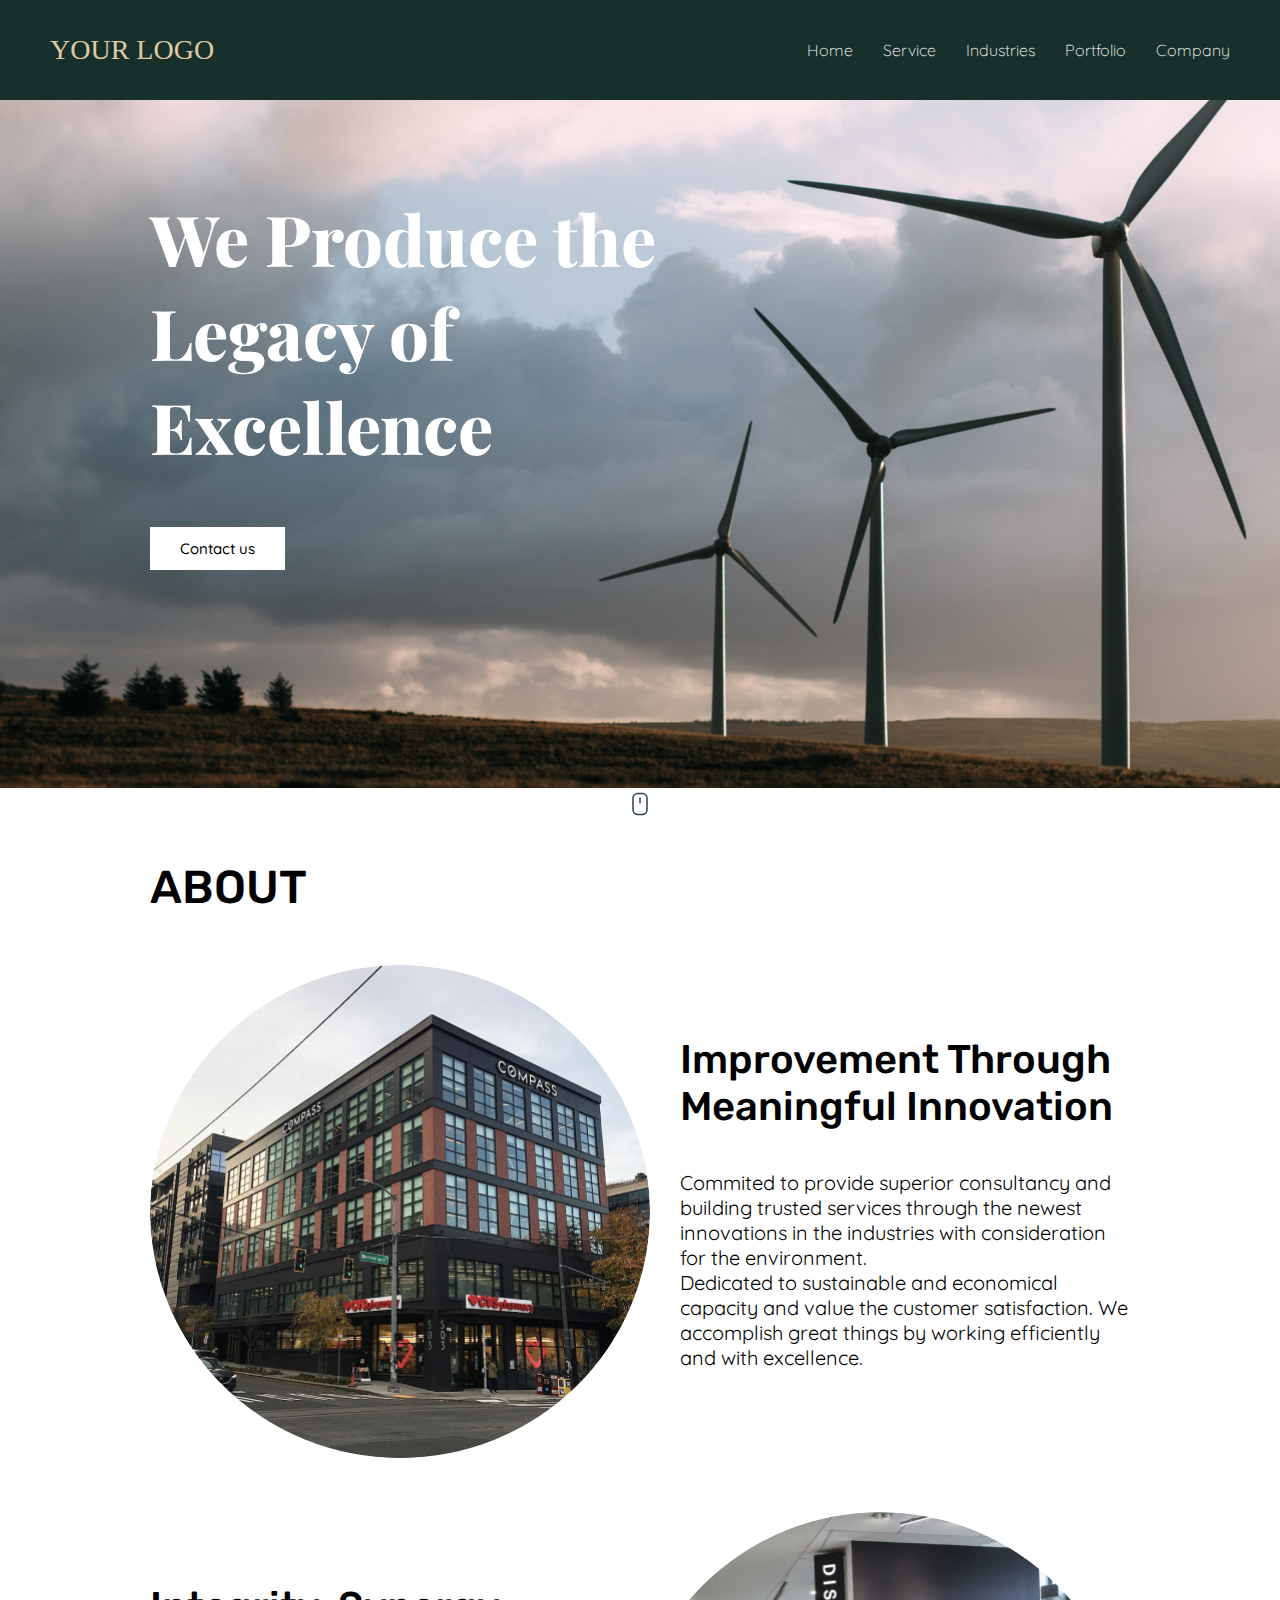
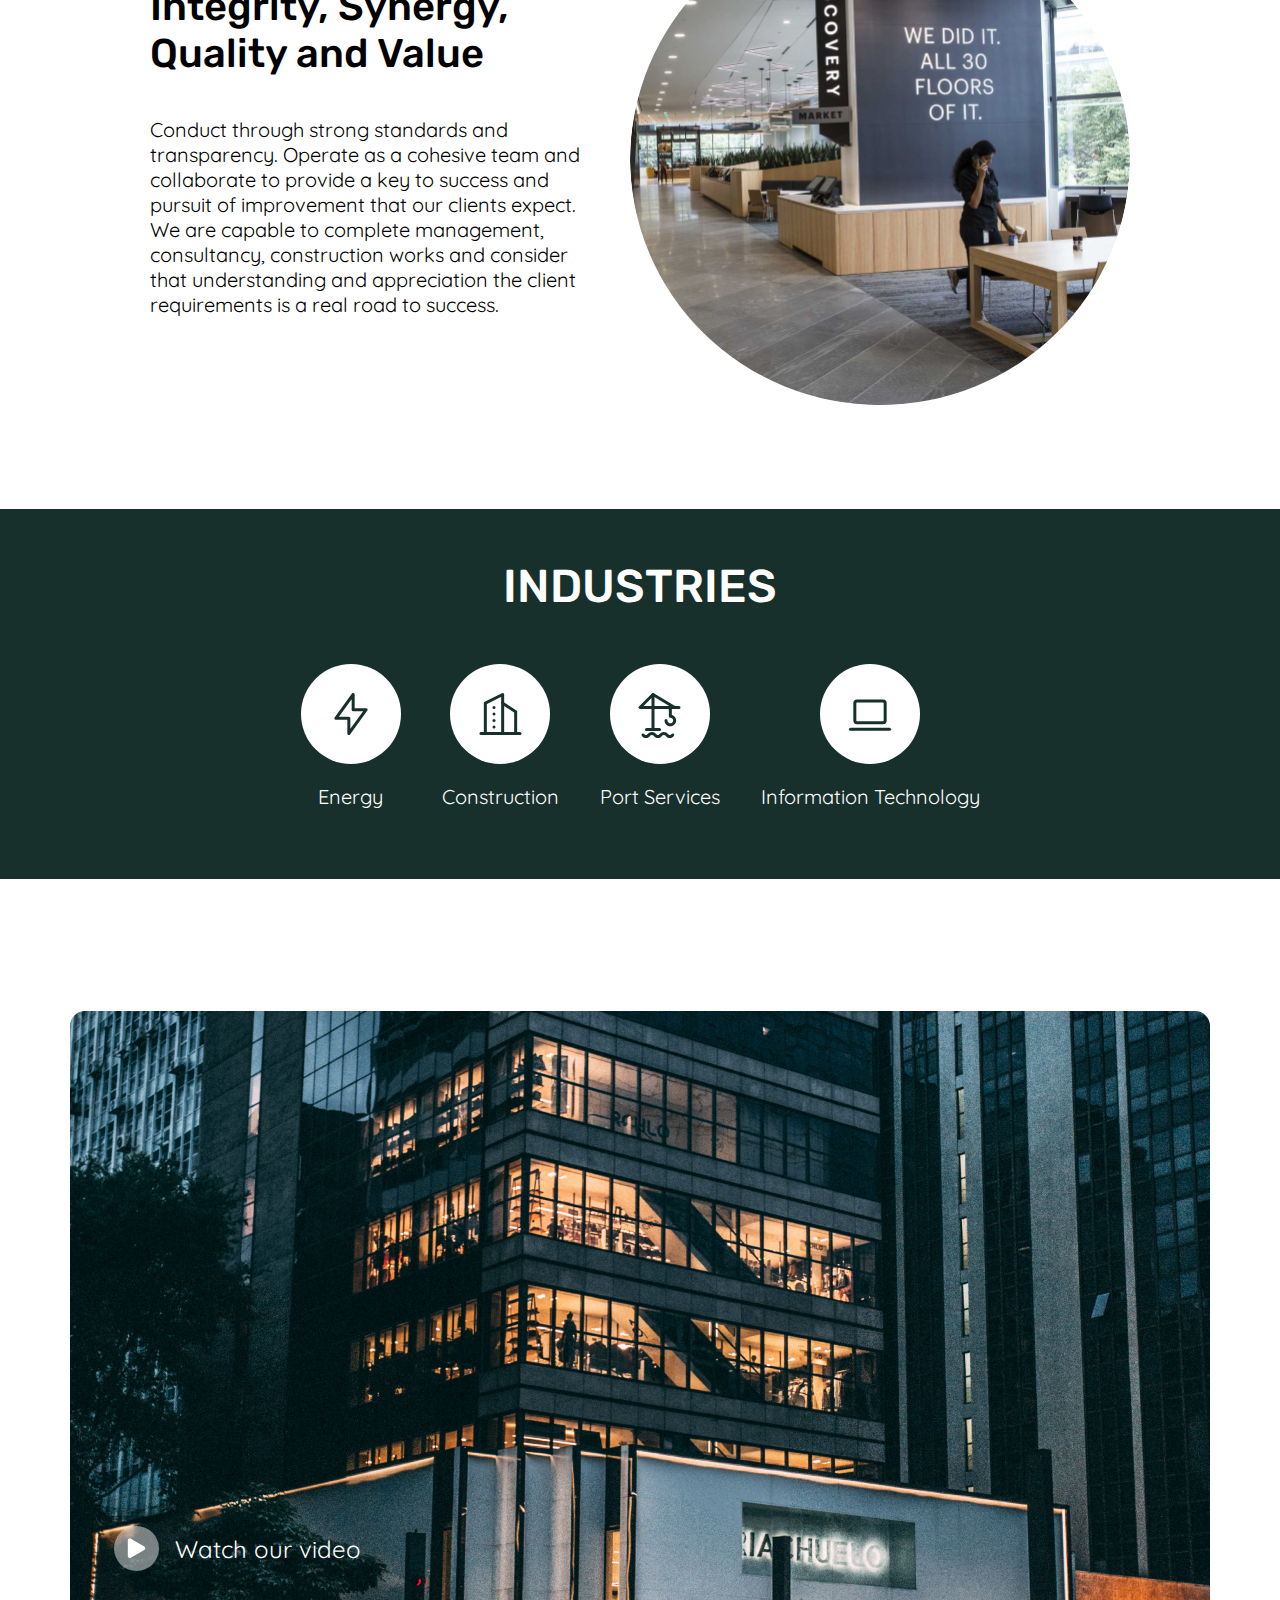
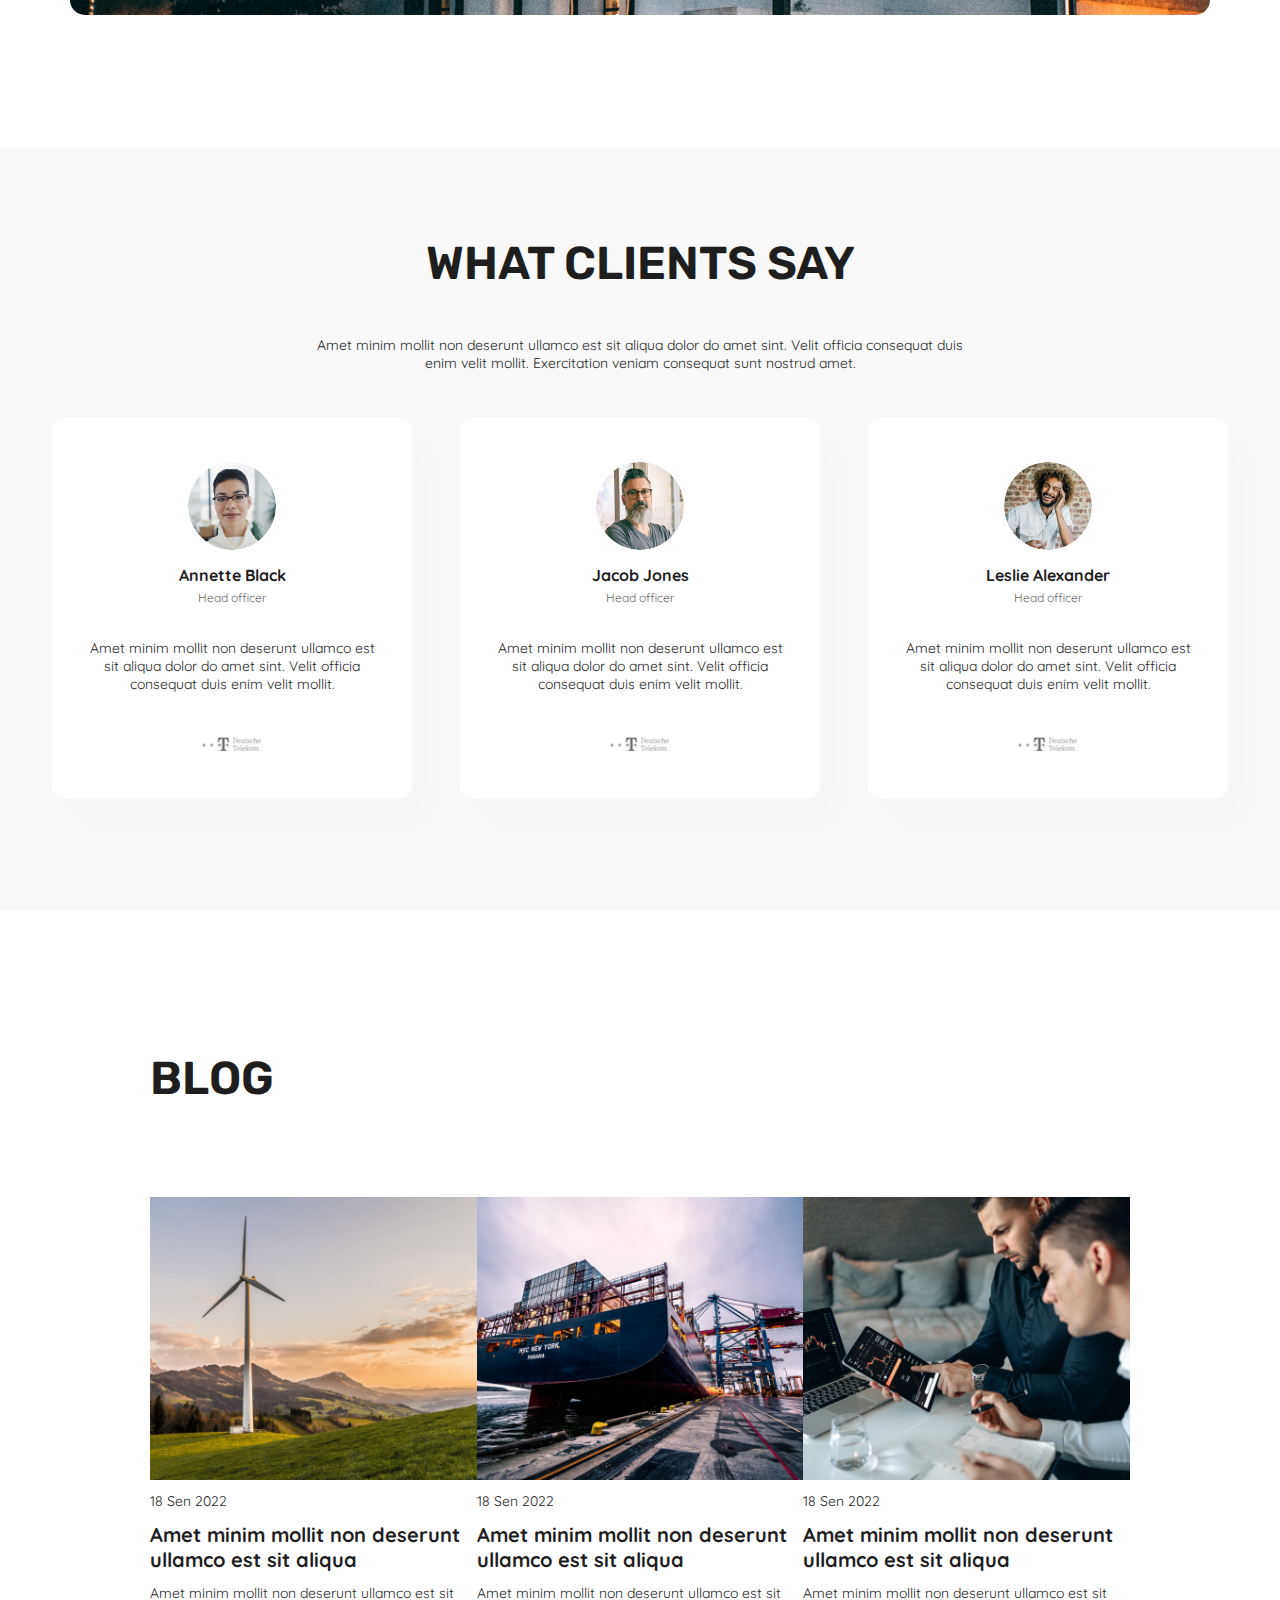
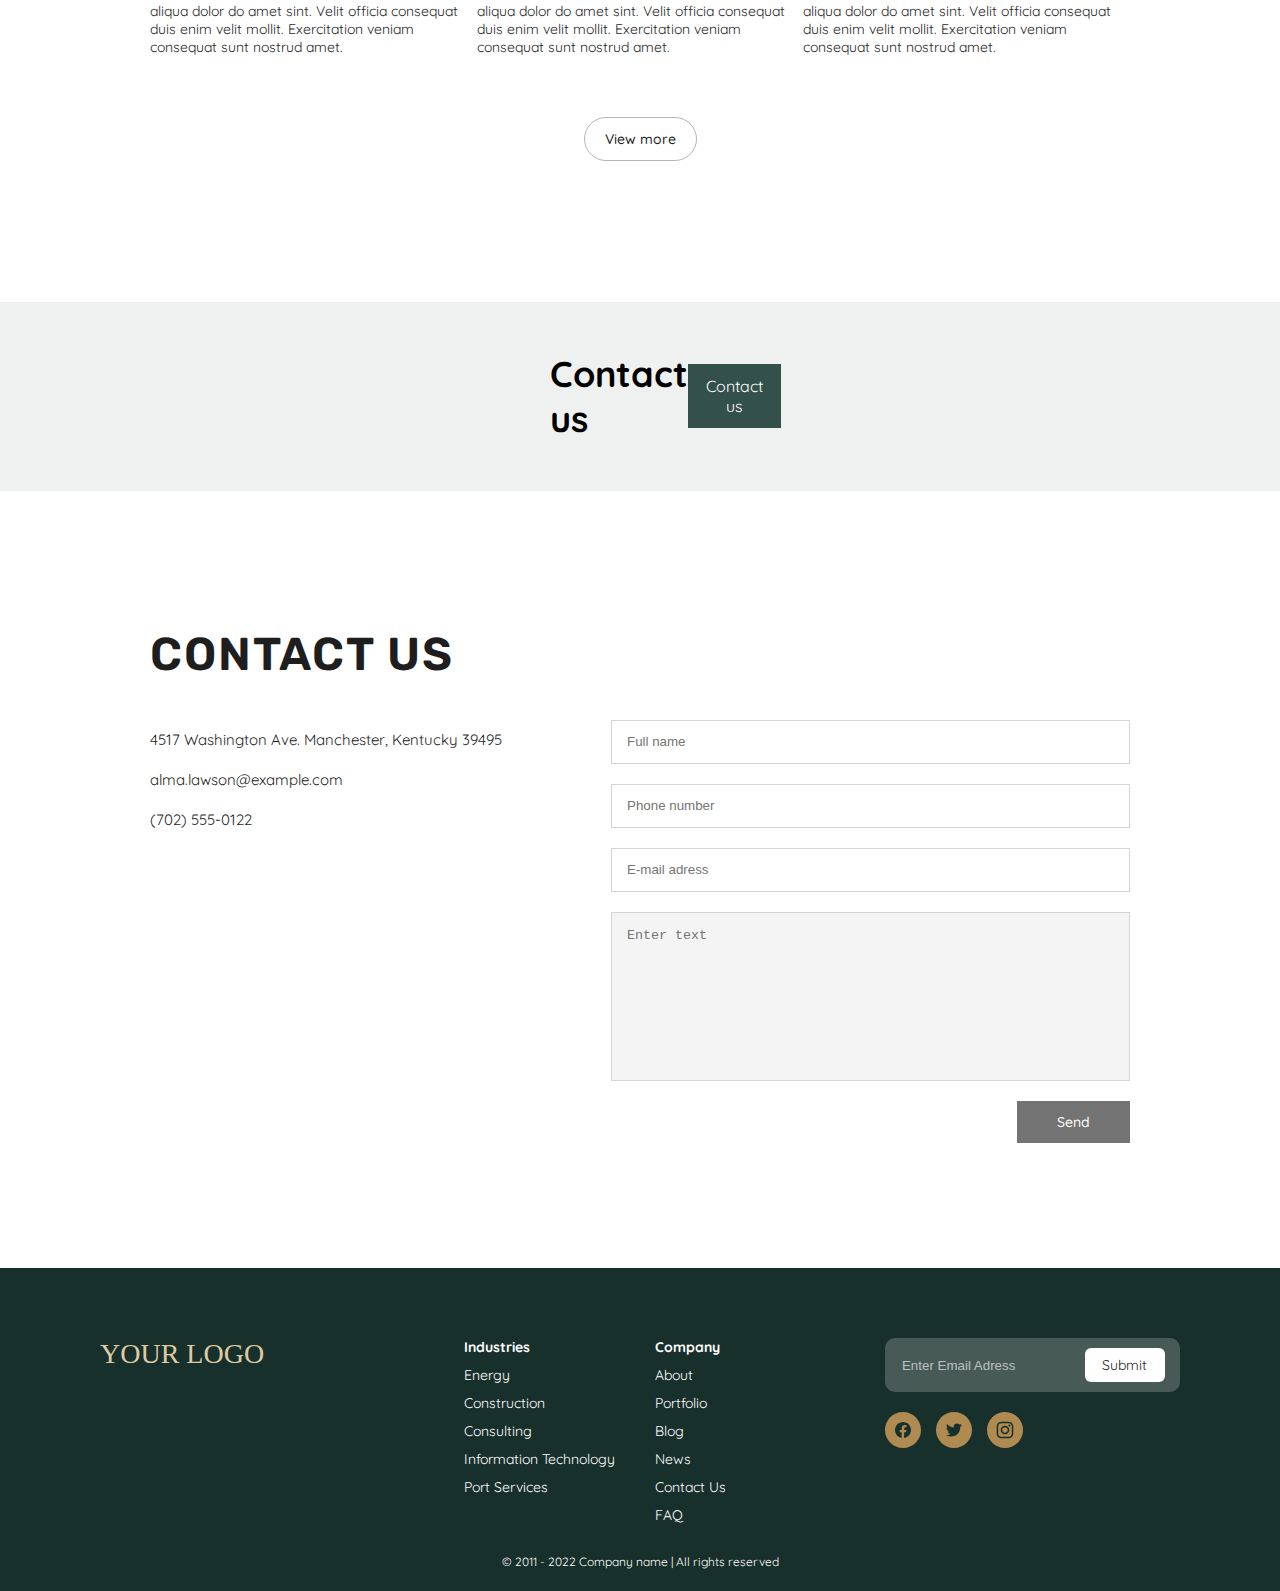
<file: travaux/r312/sequence2/index.html>
<!DOCTYPE html>
<html lang="en">
  <head>
    <meta charset="UTF-8" />
    <meta name="viewport" content="width=device-width, initial-scale=1.0" />
    <link rel="stylesheet" href="css/styles.css" />
    <title>Document</title>
  </head>
  <body>
    <main>
      <header>
        <a href="">YOUR LOGO</a>

        <nav>
          <ul>
            <li><a href="#">Home</a></li>
            <li><a href="#">Service</a></li>
            <li><a href="#">Industries</a></li>
            <li><a href="#">Portfolio</a></li>
            <li><a href="#">Company</a></li>
          </ul>
        </nav>
      </header>
      <div class="hero">
        <div class="hero-content">
          <h1>We Produce the <br />Legacy of <br />Excellence</h1>
          <a href="#">Contact us</a>
        </div>
      </div>
      <div class="scroll-info">
        <img src="img/mouse.svg" alt="mouse" />
      </div>

      <div class="about">
        <h2>ABOUT</h2>

        <div class="about-content">
          <div class="about-content-img">
            <img src="img/batiment1.jpg" alt="batiment1" class="zoomable" />
          </div>
          <div class="about-content-des">
            <h3>Improvement Through <br />Meaningful Innovation</h3>
            <p>
              Commited to provide superior consultancy and building trusted
              services through the newest innovations in the industries with
              consideration for the environment. <br />
              Dedicated to sustainable and economical capacity and value the
              customer satisfaction. We accomplish great things by working
              efficiently and with excellence.
            </p>
          </div>
        </div>
        <div class="about-content">
          <div class="about-content-des">
            <h3>
              Integrity, Synergy, <br />
              Quality and Value
            </h3>
            <p>
              Conduct through strong standards and transparency. Operate as a
              cohesive team and collaborate to provide a key to success and
              pursuit of improvement that our clients expect. We are capable to
              complete management, consultancy, construction works and consider
              that understanding and appreciation the client requirements is a
              real road to success.
            </p>
          </div>
          <div class="about-content-img">
            <img src="img/batiment3.jpg" alt="batiment3" class="zoomable" />
          </div>
        </div>
      </div>

      <div class="industries">
        <h3>INDUSTRIES</h3>
        <div class="industries-content">
          <div class="industries-content-des">
            <div class="icon">
              <img src="img/eclair.svg" alt="eclair" class="rotate" />
            </div>

            <p>Energy</p>
          </div>
          <div class="industries-content-des">
            <div class="icon">
              <img src="img/building.svg" alt="building" class="rotate" />
            </div>
            <p>Construction</p>
          </div>
          <div class="industries-content-des">
            <div class="icon">
              <img src="img/grue.svg" alt="grue" class="rotate" />
            </div>
            <p>Port Services</p>
          </div>
          <div class="industries-content-des">
            <div class="icon">
              <img src="img/laptop.svg" alt="laptop" class="rotate" />
            </div>
            <p>Information Technology</p>
          </div>
        </div>
      </div>

      <div class="video">
        <div class="video-content">
          <div class="video-content-button">
            <div class="play-back"><img src="img/play.svg" alt="play" /></div>
            <p>Watch our video</p>
          </div>
        </div>
      </div>

      <div class="clients-say">
        <h1>WHAT CLIENTS SAY</h1>
        <p>
          Amet minim mollit non deserunt ullamco est sit aliqua dolor do amet
          sint. Velit officia consequat duis enim velit mollit. Exercitation
          veniam consequat sunt nostrud amet.
        </p>

        <div class="clients-info">
          <div class="clients">
            <img src="img/femme1.png" alt="femme1" class="cli-img1" />
            <h5>Annette Black</h5>
            <h6>Head officer</h6>
            <p>
              Amet minim mollit non deserunt ullamco est sit aliqua dolor do
              amet sint. Velit officia consequat duis enim velit mollit.
            </p>
            <img src="img/telekom.png" alt="telekom" class="cli-img2" />
          </div>
          <div class="clients">
            <img src="img/homme1.png" alt="homme1" class="cli-img1" />
            <h5>Jacob Jones</h5>
            <h6>Head officer</h6>
            <p>
              Amet minim mollit non deserunt ullamco est sit aliqua dolor do
              amet sint. Velit officia consequat duis enim velit mollit.
            </p>
            <img src="img/telekom.png" alt="telekom" class="cli-img2" />
          </div>
          <div class="clients">
            <img src="img/homme2.png" alt="homme2" class="cli-img1" />
            <h5>Leslie Alexander</h5>
            <h6>Head officer</h6>
            <p>
              Amet minim mollit non deserunt ullamco est sit aliqua dolor do
              amet sint. Velit officia consequat duis enim velit mollit.
            </p>
            <img src="img/telekom.png" alt="telekom" class="cli-img2" />
          </div>
        </div>
      </div>

      <div class="blog">
        <h1>BLOG</h1>
        <div class="blog-gallery">
          <div class="gallery-box">
            <img src="img/eolienne-solo.jpg" alt="eolienne-solo" />
            <h6>18 Sen 2022</h6>
            <h3>Amet minim mollit non deserunt ullamco est sit aliqua</h3>
            <p>
              Amet minim mollit non deserunt ullamco est sit aliqua dolor do
              amet sint. Velit officia consequat duis enim velit mollit.
              Exercitation veniam consequat sunt nostrud amet.
            </p>
          </div>
          <div class="gallery-box">
            <img src="img/cargo.jpg" alt="cargo" />
            <h6>18 Sen 2022</h6>
            <h3>Amet minim mollit non deserunt ullamco est sit aliqua</h3>
            <p>
              Amet minim mollit non deserunt ullamco est sit aliqua dolor do
              amet sint. Velit officia consequat duis enim velit mollit.
              Exercitation veniam consequat sunt nostrud amet.
            </p>
          </div>
          <div class="gallery-box">
            <img src="img/men-ipad.jpg" alt="men-ipad" />
            <h6>18 Sen 2022</h6>
            <h3>Amet minim mollit non deserunt ullamco est sit aliqua</h3>
            <p>
              Amet minim mollit non deserunt ullamco est sit aliqua dolor do
              amet sint. Velit officia consequat duis enim velit mollit.
              Exercitation veniam consequat sunt nostrud amet.
            </p>
          </div>
        </div>
        <a href="#">View more</a>
      </div>

      <div class="contact-us">
        <h2>Contact us</h2>
        <a href="#">Contact us</a>
      </div>

      <div class="form">
        <h2>Contact Us</h2>
        <div class="form-flex">
          <p>
            4517 Washington Ave. Manchester, Kentucky 39495 <br />
            alma.lawson@example.com <br />
            (702) 555-0122
          </p>

          <div class="formulaire">
            <input class="full-name" type="text" placeholder="Full name" />
            <input
              class="phone-number"
              type="text"
              placeholder="Phone number"
            />
            <input
              class="email-adress"
              type="text"
              placeholder="E-mail adress"
            />
            <textarea cols="30" rows="10" placeholder="Enter text"></textarea>
            <button>Send</button>
          </div>
        </div>
      </div>

      <footer>
        <div class="footer-flex">
          <a href="">YOUR LOGO</a>
          <div class="navs">
            <nav>
              <ul>
                <li>
                  <a href="#"> <strong>Industries</strong></a>
                </li>
                <li><a href="#">Energy</a></li>
                <li><a href="#">Construction</a></li>
                <li><a href="#">Consulting</a></li>
                <li><a href="#">Information Technology</a></li>
                <li><a href="#">Port Services</a></li>
              </ul>
            </nav>
            <nav>
              <ul>
                <li>
                  <a href="#"> <strong>Company</strong></a>
                </li>
                <li><a href="#">About</a></li>
                <li><a href="#">Portfolio</a></li>
                <li><a href="#">Blog</a></li>
                <li><a href="#">News</a></li>
                <li><a href="#">Contact Us</a></li>
                <li><a href="#">FAQ</a></li>
              </ul>
            </nav>
          </div>

          <div class="foot-contact">
            <div class="foot-cont">
              <input type="text" placeholder="Enter Email Adress" />
              <button>Submit</button>
            </div>
            <div class="res-soc">
              <a href="#"><img src="img/facebook.svg" alt="facebook" /></a
              ><a href="#"><img src="img/twitter.svg" alt="twitter" /></a
              ><a href="#"><img src="img/instagram.svg" alt="instagram" /></a>
            </div>
          </div>
        </div>
        <p>© 2011 - 2022 Company name | All rights reserved</p>
      </footer>
    </main>
  </body>
</html>
</file>
<file: book-page/css/style.css>
body {
  margin: 0;
  background-color: #f5e8bd;
}

main {
  height: 100vh;
}

/* hero */

#hero {
  height: 100vh;
  display: flex;
  flex-direction: column;
  justify-content: space-between;
}
#hero-me {
  top: 0 auto;
}

#hero-me h1 {
  font-family: neue-kabel;
  color: #74bc9f;
  font-weight: 800;
  font-size: 40px;

  margin: 0;

  text-align: center;
}

#hero-me h5 {
  font-family: neue-kabel;
  color: #74bc9f;
  font-weight: 600;
  font-size: 20px;

  margin: 0;

  text-align: center;
}

.marquee {
  overflow: hidden;
  border-top: 5px solid #74bc9f;
  border-bottom: 5px solid #74bc9f;
  display: flex;
  justify-content: space-around;
  margin: 3 0px 0;

  margin: 35px 0;
}

.marquee h4 {
  font-family: neue-kabel;
  color: #74bc9f;
  font-weight: 600;

  font-size: 30px;

  margin: 0;
  text-transform: uppercase;
  white-space: nowrap;
  padding-top: 5px;
}

.appa {
  transition: color 0.3s;
  opacity: 0;
  transform: translateY(20px);
}
.appa.visible {
  opacity: 1;
  transform: translateY(0);
  transition: opacity 0.5s ease-in-out, transform 0.5s ease-in-out;
}
/* hero */

/* description */

#description {
  height: 100vh;
  display: flex;
  flex-direction: column;
  justify-content: center;
  margin: 0 30px;
}

#description-info {
  display: flex;
  flex-direction: column;
  justify-content: center;
}
#description h4 {
  font-family: neue-kabel;
  color: #74bc9f;
  font-weight: 600;
  font-size: 30px;
  margin: 0;
}

#description hr {
  border: solid 0.5px #74bc9f;
  background-color: #74bc9f;
  width: 100%;
  margin-bottom: 0;
}

#description img {
  border-radius: 15px;
  width: 200px;
  margin: 20px auto;
}

#description p {
  font-family: neue-kabel;
  color: #74bc9f;
  font-weight: 400;
  font-size: 18px;
  text-align: justify;
  margin: 0;
}

#description hr,
#description p {
  opacity: 0;
  transform: translateX(-30px);
  transition: opacity 1.5s ease, transform 1.5s ease;
}

#description h4,
#description img {
  opacity: 0;
  transform: translateX(30px);
  transition: opacity s ease, transform 1.5s ease;
}

#description.clear h4,
#description.clear hr,
#description.clear img,
#description.clear p {
  opacity: 1;
  transform: translateX(0);
  transition: opacity 1.5s ease, transform 1.5s ease;
}

/* description */

/* projets */

.projets {
  height: fit-content;
  display: flex;
  flex-direction: column;

  margin: 50px 30px;
}

.projets h4 {
  font-family: neue-kabel;
  color: #74bc9f;
  font-weight: 600;
  font-size: 30px;
  margin: 0;
}
.projets hr {
  border: solid 0.5px #74bc9f;
  background-color: #74bc9f;
  width: 100%;
  margin-bottom: 0;
}

.projets p {
  font-family: neue-kabel;
  color: #74bc9f;
  font-weight: 400;
  font-size: 13px;
  text-align: justify;
  margin: 0;
  padding-top: 10px;
}

#wrap {
  display: flex;
  justify-content: center;
  flex-direction: column;
  align-items: center;
}

.projet-minibox {
  width: 250px;
  margin: 20px 0;
}

.projet-minibox img {
  width: 100%;
  border-radius: 15px;
}
.projet-minibox h6 {
  font-family: neue-kabel;
  color: #74bc9f;
  font-weight: 600;
  font-size: 15px;
  margin: 0;
}
.projet-minibox a {
  font-family: neue-kabel;
  color: #f5e8bd;
  text-decoration: none;
  padding: 3px 20px;
  font-size: 13px;
  border-radius: 5px;
  border: solid 1px #f5e8bd;

  background-color: #74bc9f;
  transition: all 0.1s ease-in-out;
}

.projet-minibox a:hover {
  background-color: #f5e8bd;
  color: #74bc9f;
  border: solid 1px #74bc9f;
}

.projet-info {
  display: flex;
  justify-content: space-between;
  align-items: center;
  margin-top: 10px;
}

.gogo {
  opacity: 0;
  transform: translateY(15px);
  transition: opacity 1.5s, transform 1.5s;
}

/* projets */

/* footer */

footer {
  height: fit-content;
  display: flex;
  flex-direction: column;

  margin: 50px 30px;
}
#footer-wrap {
  margin: 10px 0;
  display: flex;
  justify-content: space-around;
}
footer hr {
  border: solid 0.5px #74bc9f;
  background-color: #74bc9f;
  width: 100%;
  margin-bottom: 0;
}

footer a {
  font-family: neue-kabel;
  color: #74bc9f;
  font-size: 15px;
  transition: all 0.1s ease-in-out;
  margin: 5px 0;
}

footer a:hover {
  color: #4a7967;
}
/* footer */

@media (min-width: 1000px) {
  #hero-me h1 {
    font-size: 90px;
  }

  #hero-me h5 {
    font-size: 35px;
  }

  .marquee h4 {
    font-size: 50px;
  }

  #description {
    margin: 0 100px;
  }

  #description-info {
    display: flex;
    flex-direction: initial;
    justify-content: center;
    align-items: center;
    margin-top: 20px;
  }
  #description img {
    width: 350px;
    margin: 0 20px;
  }

  #description h4 {
    font-size: 35px;
  }

  #description p {
    font-size: 23px;
    margin: 0 20px;
  }

  .projets {
    margin: 0 100px;
    height: 100vh;
  }
  .projet-minibox {
    width: 400px;
    margin: 20px 50px;
  }

  #wrap {
    display: flex;
    flex-wrap: wrap;
    flex-direction: initial;
    align-items: initial;
  }

  .projets {
    height: fit-content;
  }

  .projets h6 {
    font-size: 20px;
  }
  .projets p {
    font-size: 18px;
  }

  .projet-minibox a {
    font-size: 18px;
    padding: 3px 30px;
  }
  footer {
    margin: 0 100px;
  }
  footer a {
    font-size: 18px;
  }
}

@media (min-width: 640px) and (max-width: 1000px) {
  #hero-me h1 {
    font-size: 60px;
  }

  #hero-me h5 {
    font-size: 30px;
  }
  .marquee h4 {
    font-size: 40px;
  }

  #description,
  footer,
  .projets {
    margin: 0 70px;
  }
  #description-info {
    display: flex;
    flex-direction: initial;
    justify-content: center;
    align-items: center;
    margin-top: 20px;
  }
  #description img {
    width: 300px;
    margin: 0 15px;
  }

  #description p {
    font-size: 20px;
    margin: 0 15px;
  }

  #wrap {
    display: flex;
    flex-wrap: wrap;
    flex-direction: initial;
    align-items: initial;
  }
  .projet-minibox {
    margin: 20px;
  }
}
@media (min-width: 400px) and (max-width: 640px) {
  #hero-me h1 {
    font-size: 50px;
  }

  #hero-me h5 {
    font-size: 25px;
  }
  .marquee h4 {
    font-size: 35px;
  }

  #description img,
  .projet-minibox img {
    width: 250px;
  }

  #wrap {
    display: flex;
    flex-wrap: wrap;
  }
}
</file>
<file: book-page/css/fonts.css>
@font-face {
  font-family: neue-kabel;
  font-weight: 800;
  src: url(../fonts/NeueKabel-Black.otf);
}
@font-face {
  font-family: neue-kabel;
  font-weight: 600;
  src: url(../fonts/NeueKabel-Medium.otf);
}
@font-face {
  font-family: neue-kabel;
  font-weight: 400;
  src: url(../fonts/NeueKabel-Light.otf);
}
@font-face {
  font-family: neue-kabel;
  font-weight: 200;
  src: url(../fonts/NeueKabel-ExtraLight.otf);
}
@font-face {
  font-family: gentle;
  font-weight: normal;
  src: url(../fonts/gentle.otf);
}
</file>
<file: travaux-free/web-doc/css/styles.css>
@import url("https://fonts.googleapis.com/css2?family=Indie+Flower&display=swap");
@import url("https://fonts.googleapis.com/css2?family=Lora:ital,wght@0,400;0,500;0,600;0,700;1,400;1,500;1,600;1,700&display=swap");
html {
  scroll-behavior: smooth;
}

body {
  margin: 0;
  font-family: "Lora", serif;
}

.arw-pos {
  position: relative;
}
.arw-pos .navigation {
  position: absolute;
  bottom: 20px;
  left: 50%;
  transform: translateX(-50%);
  display: flex;
  gap: 10px;
}
.arw-pos .navigation img {
  width: 35px;
  transition: all 0.2s ease-in-out;
}
.arw-pos .navigation img:hover {
  transform: scale(115%);
}

main {
  padding: 0 40px;
}
main .box {
  min-height: 100vh;
  display: flex;
  flex-direction: column;
  align-items: center;
  justify-content: center;
  gap: 20px;
}
main .box .content-flex img {
  width: 300px;
  transition: all 0.2s ease-in-out;
}
main .box .content-flex img:hover {
  transform: scale(110%);
}
main .hero {
  gap: 0;
}
main .hero h1 {
  margin: 0;
  font-family: "Indie Flower", cursive;
  text-transform: uppercase;
  font-size: 40px;
  font-weight: 600;
}
main .hero h6 {
  margin: 0;
  font-family: "Indie Flower", cursive;
  font-size: 15px;
  font-weight: 500;
}
main .part1 h5 {
  margin: 0;
  font-family: "Indie Flower", cursive;
  font-size: 18px;
  font-weight: 500;
  font-style: italic;
}
main .part1 h6 {
  margin: 0;
  font-family: "Indie Flower", cursive;
  font-size: 15px;
  font-weight: 500;
  font-weight: 600;
}
main .part2 p {
  font-size: 16px;
  font-weight: 400;
  line-height: 25px;
  margin: 0;
}
main .part3 h4 {
  margin: 0;
  font-family: "Indie Flower", cursive;
  font-size: 20px;
  font-weight: 600;
  text-transform: uppercase;
}
main .part3 .content-flex {
  display: flex;
  flex-direction: column;
  align-items: center;
  gap: 20px;
}
main .part3 .content-flex p {
  font-size: 16px;
  font-weight: 400;
  line-height: 25px;
  margin: 0;
}
main .part4 h4 {
  margin: 0;
  font-family: "Indie Flower", cursive;
  font-size: 20px;
  font-weight: 600;
  text-transform: uppercase;
}
main .part4 p {
  font-size: 16px;
  font-weight: 400;
  line-height: 25px;
  margin: 0;
}
main .part5 h4 {
  margin: 0;
  font-family: "Indie Flower", cursive;
  font-size: 20px;
  font-weight: 600;
  text-transform: uppercase;
}
main .part5 .content-flex {
  display: flex;
  flex-direction: column;
  align-items: center;
  gap: 20px;
}
main .part5 .content-flex p {
  font-size: 16px;
  font-weight: 400;
  line-height: 25px;
  margin: 0;
}
main .part6 .content-flex {
  display: flex;
  flex-direction: column;
  align-items: center;
  gap: 20px;
}
main .part6 .content-flex p {
  font-size: 16px;
  font-weight: 400;
  line-height: 25px;
  margin: 0;
}
main .part7 .content-flex {
  display: flex;
  flex-direction: column;
  align-items: center;
  gap: 20px;
}
main .part7 .content-flex p {
  font-size: 16px;
  font-weight: 400;
  line-height: 25px;
  margin: 0;
}
main .part8 h4 {
  margin: 0;
  font-family: "Indie Flower", cursive;
  font-size: 20px;
  font-weight: 600;
  text-transform: uppercase;
}
main .part8 .content-flex {
  display: flex;
  flex-direction: column;
  align-items: center;
  gap: 20px;
}
main .part8 .content-flex p {
  font-size: 16px;
  font-weight: 400;
  line-height: 25px;
  margin: 0;
}
main .part9 p {
  font-size: 16px;
  font-weight: 400;
  line-height: 25px;
  margin: 0;
}
main .part10 h4 {
  margin: 0;
  font-family: "Indie Flower", cursive;
  font-size: 20px;
  font-weight: 600;
  text-transform: uppercase;
}
main .part10 p {
  font-size: 16px;
  font-weight: 400;
  line-height: 25px;
  margin: 0;
}
main .part10 .content-flex {
  display: flex;
  flex-direction: column;
  align-items: center;
  gap: 20px;
}
main .part10 .content-flex p {
  font-size: 16px;
  font-weight: 400;
  line-height: 25px;
  margin: 0;
}
main .part11 p {
  font-size: 16px;
  font-weight: 400;
  line-height: 25px;
  margin: 0;
}
main .part12 p {
  font-size: 16px;
  font-weight: 400;
  line-height: 25px;
  margin: 0;
}
main .part12 h4 {
  margin: 0;
  font-family: "Indie Flower", cursive;
  font-size: 20px;
  font-weight: 600;
  text-transform: uppercase;
}

@media screen and (min-width: 600px) {
  main {
    padding: 0 80px;
  }
  .content-flex img {
    width: 500px !important;
  }
}
@media screen and (min-width: 1000px) {
  main {
    padding: 0 120px;
  }
  .content-flex {
    flex-direction: initial !important;
    gap: 50px !important;
  }
  h1 {
    font-size: 60px !important;
  }
  h4 {
    font-size: 30px !important;
  }
  h5 {
    font-size: 25px !important;
  }
  h6 {
    font-size: 20px !important;
  }
  p {
    font-size: 18px !important;
  }
}/*# sourceMappingURL=styles.css.map */
</file>
<file: travaux-free/WR103/style.css>
h1 {
  text-align: center;
}

h2 {
  text-align: center;
}

body {
  font-family: Arial, Helvetica, sans-serif;
}
#panier {
  display: flex;
}

#produit {
  text-align: center;
  margin: 0 Auto;
}
table {
  border: 1px solid black;
}
tr {
  border: 1px solid lightgrey;
}
td {
  border: 1px solid lightgrey;
}
#paiment {
  margin: 0 auto;
}

#prix {
  display: flex;
}

.tva {
  font-size: 13px;
  margin: auto 5px;
}

#suggestions {
  text-align: center;
}
#sugg {
  display: flex;
}

.prod_sugg {
  margin: 0 auto;
}
</file>
<file: travaux-free/WR203/css/styles.css>
body {
  font-family: Arial, Helvetica, sans-serif;
}
h1 {
  text-align: center;
}
main {
  display: grid;
  justify-content: center;
}

#formulaire {
  display: flex;
  width: 1100px;
  align-items: flex-start;
}
#formulaire_left {
  display: grid;
  grid-template-columns: repeat(2, 250px);
  grid-template-rows: repeat(5, 30px);
  grid-gap: 10px;

  padding: 20px 20px 35px;
  border-radius: 15px;
  background-color: lightgray;
}

#formulaire_right {
  display: grid;
  grid-template-columns: repeat(2, 250px);
  grid-template-rows: repeat(5, 30px);
  grid-gap: 10px;
  padding: 20px 20px 35px;
  border-radius: 15px;
  background-color: lightgray;
}

#formulaire_between {
  display: grid;
}

#formulaire_between img {
  width: 30px;
  height: auto;
  padding-top: 40px;
}

.passenger_type,
.passenger_type1,
.meal_type,
.meal_type1 {
  display: flex;
  justify-content: space-between;
}

.passenger_type p,
.passenger_type1 p,
.meal_type p,
.meal_type1 p {
  margin: 0;
}

#passenger_button,
#meal_button,
#meal_button2,
#meal_button3 {
  border: 0;
  background-color: white;
  width: 100%;
  height: 30px;
  border-radius: 5px;
  font-size: 15px;
  color: rgb(170, 170, 170);
}

.passenger_type,
.meal_type {
  background-color: white;
  padding: 5px 0;
}

.passenger_type1,
.meal_type1 {
  background-color: rgb(228, 228, 228);
  padding: 5px 0;
}

#meal_validation {
  display: flex;
}

#meal_no {
  padding-left: 20px;
}

#confirm {
  background-color: black;
  color: white;
  padding: 10px;
  border-radius: 100px;
}

input {
  font-size: 15px;
  border: 0;
  border-radius: 5px;
}

.champ {
  height: 30px;
  padding-left: 35px;
}

label {
  color: rgb(97, 97, 97);
  font-size: 13px;
}

li {
  display: flex;
  flex-direction: column;
  justify-content: center;
}

#destination {
  grid-column: 1/2;
  grid-row: 1/2;
  display: grid;
  align-items: end;
}

#champ1 {
  grid-column: 1/2;
  grid-row: 2/3;
  background-image: url(../img/takeoff.png);
  background-size: 30px;
  background-repeat: no-repeat;
}
#champ2 {
  grid-column: 2/3;
  grid-row: 2/3;
  background-image: url(../img/landing.png);
  background-size: 30px;
  background-repeat: no-repeat;
}
#dates {
  grid-column: 1/2;
  grid-row: 3/4;
  display: grid;
  align-items: end;
}
#champ3 {
  grid-column: 1/2;
  grid-row: 4/5;
  background-image: url(../img/calendar.png);
  background-size: 27px;
  background-repeat: no-repeat;
  background-position-x: 3px;
  background-position-y: 2px;
}
#champ4 {
  grid-column: 2/3;
  grid-row: 4/5;
  background-image: url(../img/calendar.png);
  background-size: 27px;
  background-repeat: no-repeat;
  background-position-x: 3px;
  background-position-y: 2px;
}

#passengers {
  grid-column: 1/2;
  grid-row: 5/6;
  display: grid;
  align-items: end;
}

#passenger_button {
  grid-column: 1/2;
  grid-row: 6/7;
  background-image: url(../img/passengers.png);
  background-size: 27px;
  background-repeat: no-repeat;
  background-position-x: 3px;
  background-position-y: 2px;
}

#passenger_type {
  grid-column: 1/2;
  grid-row: 6/7;
  display: none;
  padding-top: 25px;
}

#meal {
  grid-column: 2/3;
  grid-row: 5/6;
  display: grid;
  align-items: end;
}
#meal_validation {
  grid-column: 2/3;
  grid-row: 6/7;
}

#confirm {
  grid-column: 1/3;
  grid-row: 7/8;
  height: 40px;
  margin-top: 20px;
}

#meal_title {
  grid-column: 1/2;
  grid-row: 1/2;
  display: grid;
  align-items: end;
}

#meal_button {
  grid-column: 1/2;
  grid-row: 2/3;
  background-image: url(../img/food.png);
  background-size: 27px;
  background-repeat: no-repeat;
  background-position-x: 3px;
  background-position-y: 2px;
}

#meal_type {
  grid-column: 1/2;
  grid-row: 2/3;
  padding-top: 30px;
  display: none;
}

#meal_button2 {
  grid-column: 1/2;
  grid-row: 4/5;
  background-image: url(../img/food.png);
  background-size: 27px;
  background-repeat: no-repeat;
  background-position-x: 3px;
  background-position-y: 2px;
}

#meal_type2 {
  grid-column: 1/2;
  grid-row: 4/5;
  padding-top: 30px;
  display: none;
}

#meal_button3 {
  grid-column: 1/2;
  grid-row: 6/7;
  background-image: url(../img/food.png);
  background-size: 27px;
  background-repeat: no-repeat;
  background-position-x: 3px;
  background-position-y: 2px;
}

#meal_type3 {
  grid-column: 1/2;
  grid-row: 6/7;
  padding-top: 30px;
  display: none;
}

#reservation_meals {
  grid-column: 2/3;
  grid-row: 2/4;
  width: 250px;
  margin: 0 auto;
  filter: saturate(0%);
}
</file>
<file: travaux-free/WR112/sequence2/styles.css>
header, section, footer, aside, nav, article, figure, figcaption {
				display: block;}
body {
				color: #333333;
				background-color: #f9f8f6;
				background-image: url("images/fond.jpg");
				background-position: center;
				font-family: 'Courier New', Courier, monospace;
				line-height: 1.4em;
				margin: 0px;}
.wrapper {
				position: relative;
				width: 940px;
				margin: 20px auto 20px auto;
				border: 2px solid #000000;
				background-color: #ffffff;}
header {
				height: 160px;
				}
h1 {
				width: 940px;
				height: 130px;
				background-image: url(images/header.jpg);
				margin: 0px;}
nav, footer {
				clear: both;
				color: #ffffff;
				background-color: #aeaca8;
				height: 30px;}
nav ul {
				margin: 0px;
				padding: 5px 0px 5px 30px;}
nav li {
				display: inline;
				margin-right: 40px;}
nav li a {
				color: #ffffff;}
nav li a:hover, nav li a.current {
				color: rgb(125, 9, 9);
			background-color: white;}
section.courses {
				float: left;
				width: 659px;
				border-right: 1px solid #eeeeee;}
article {
				clear: both;
				overflow: auto;
				width: 100%;}
hgroup {
				margin-top: 40px;}
figure {
				float: left;
				width: 290px;
				height: 220px;
				padding: 5px;
				margin: 20px;
				border: 1px solid #eeeeee;}
figcaption {
				font-size: 90%;
				text-align: left;}
aside {
				width: 230px;
				float: left;
				padding: 0px 0px 0px 20px;}
aside section a {
				display: block;
				padding: 10px;
				border-bottom: 1px solid #eeeeee;}
aside section a:hover {
				color: #985d6a;
				background-color: #efefef;}
a {
				color: #de6581;
				text-decoration: none;}
h1, h2, h3 {
				font-weight: normal;}
h2 {
				margin: 10px 0px 5px 0px;
				padding: 0px;
				}
#jap{
	font-family: 'Permanent Marker', cursive;

}


h3 {
				margin: 0px 0px 10px 0px;
				color: #de6581;}
aside h2 {
				padding: 30px 0px 10px 0px;
				color: #de6581;}
footer {
				font-size: 80%;
				padding: 7px 0px 0px 20px;
				}

#finarticles {
	clear: both;
	opacity: 0;
}
</file>
<file: travaux-free/WR112/sequence4/stylezoning.css>
﻿body {
  background: #eeee;
  font-family: "Sintony", sans-serif;
}

#zonecentrale {
  background: #eeee;
  width: 900px;
  margin: 0 auto;
}

header {
  display: flex;
}

/*
hr {
}
*/

#titre_principal {
  width: 292px;
  font-size: 20px;
}

#img_titre {
  width: 55px;
  height: 55px;
}

#logo {
  display: flex;
  width: 292px;
}

#text_logo {
  font-family: "Damion", cursive;
  font-size: 25px;
  margin: 30px 0px 0px 6px;
}

#etu {
  font-size: 1, 5em;
}

nav {
  font-size: 1.1em;
  width: 596px;
  margin-inline: 183px;
  padding-inline: 200px;
  padding-right: 0;
  margin: 42px 0 0 0;
}
nav ul {
  list-style-type: none;
}
nav li {
  float: left;
  width: 25%;
  text-align: center;
}

nav a {
  display: block;
  text-decoration: none;
  color: black;
  padding: 5px 0px;
}

nav a:hover {
  color: #a33;
  border-bottom: 2px solid #a33;
}

#banniere_image {
  box-shadow: 3px 1px 5px -2px;
  border-radius: 10px;
  position: relative;
  height: 200px;
  margin-bottom: 12px;
  background-image: url(images/batiment.jpg);
}

#banniere_description {
  border-radius: 0px 0px 10px 10px;
  position: absolute;
  height: 45px;
  width: 100%;
  background-color: rgba(24, 24, 24, 0.8);
  color: white;
  bottom: 0;
}

#txt_ban {
  padding: 14px 0px 14px 3px;
  margin: 0;
}

#section {
  display: flex;
  flex-direction: row-reverse;
}

#reseaux {
  display: flex;
}

.res_img {
  width: 53px;
  margin-inline: 3px;
}

article {
  text-align: justify;
  width: 596px;
  height: 500px;
  background-color: #eeee;
}

aside {
  color: #fff;
  margin-left: 12px;
  height: 500px;
  width: 292px;
  background-color: #706b64;
  box-shadow: 3px 1px 5px -2px rgba(0, 0, 0, 0.85);
  border-radius: 10px 10px;
}

#txt_as {
  padding: 0px 10px;
}

#txt_as2 {
  text-align: justify;
  padding: 0px 10px;
}

#img_as {
  padding: 0px 76px;
}

#img2_as {
  position: relative;
  top: -100px;
  right: 12px;
}

footer {
  display: flex;
  background-color: #eee;
}
.h1_ftr {
  font-size: 18px;
  margin-left: 5px;
}

#txt_ftr {
  margin-left: 5px;
}

#tweet {
  background-color: rgb(212, 212, 212);
  width: 292px;
  box-shadow: 3px 1px 5px -2px;
  border-radius: 10px;
}

#mes_photos {
  background-color: rgb(212, 212, 212);
  margin-left: 12px;
  width: 292px;
  box-shadow: 3px 1px 5px -2px;
  border-radius: 10px;
}
#photos {
  display: flex;
  margin: 5px;
}

.pht {
  width: 60px;
  margin-inline: 5px;
  border: 1px solid black;
}

#mes_liens {
  margin-left: 12px;
  background-color: rgb(212, 212, 212);
  width: 292px;
  box-shadow: 3px 1px 5px -2px;
  border-radius: 10px;
}
</file>
<file: travaux-free/WR112/sequence5/style.css>
body {
  margin: 0;
}

header {
  background-color: #3dd0ac;
  height: 500px;
  background-image: url(ressources/tree.png);
  background-repeat: no-repeat;
  box-shadow: 0 0 20px rgba(0, 0, 0, 0.2);
}
nav {
  display: flex;
  width: 800px;
  margin: 0 auto;
}

.menu {
  display: flex;
  list-style-type: none;
}

#en_cours {
  background-color: white;
  color: #3dd0ac;
  border: 5px solid white;
  border-radius: 10px;
}

nav {
  position: relative;
}
a {
  color: white;
  text-decoration: none;
  font-size: 20px;
  font-family: Helvetica;
  text-transform: uppercase;
}

li {
  padding-inline: 0px 30px;
}

li :hover {
  color: black;
  text-decoration: underline;
}

.titre {
  display: flex;
  margin-top: 350px;
  text-transform: uppercase;
  text-align: center;
  font-size: 45px;
  font-weight: bold;
  font-family: Arial, Helvetica, sans-serif;
  color: white;
}

#titre {
  position: relative;
  margin: 0 auto;
}

section {
  position: relative;
  width: 760px;
  margin-inline: 10px;
  margin: 30px auto;
}

h1 {
  font-family: Arial, Helvetica, sans-serif;
  font-size: 44px;
  letter-spacing: 4x;
  text-align: center;
  color: grey;
}

p {
  font-family: Arial, Helvetica, sans-serif;
  margin-inline: 10px 0;
  text-align: justify;
  color: grey;
}
img {
  position: relative;
  width: 600px;
  height: 427px;
  box-shadow: 1px 1px 10px rgba(0, 0, 0, 0.2);
  margin-bottom: 20px;
  margin: 0 auto;
  display: block;
}

footer {
  height: 40px;
  background-color: #3dd0ac;
  margin-inline: 10px;
  color: white;
  margin: 0;
  box-shadow: 0 0 20px rgba(0, 0, 0, 0.2);
}

iframe {
  margin: 0 auto;
  display: block;
}
#footer {
  position: relative;
  text-align: center;
  top: 10px;
}
</file>
<file: travaux-free/WR112/sequence6/style.css>
.dernier_ajout {
  display: flex;
  flex-wrap: wrap;
}

.image {
  position: relative;
  width: 24%;
  overflow: hidden;
  margin: 2px auto;
}

.image img{
  width: 100%;
}

.image1{
  position: relative;
  width: 23%;
  overflow: hidden;
  margin: 2px auto;
}

.image1 img{
  width: 100%;
}

img {
  height: 100%;
}

.image:hover img {
  filter: blur(5px);
  transition: 200ms;
}

.image:hover p {
  opacity: 1;
  transition: 200ms;
}

.image:hover button {
  opacity: 1;
  transition: 200ms;
}

.image p {
  opacity: 0;
  position: absolute;
  color: rgb(255, 187, 0);
  font-family: Arial, Helvetica, sans-serif;
  margin: 0 30px;
  top: 25%;
  text-align: justify;
}

.image button {
  opacity: 0;
  position: absolute;
  top: 70%;
  left: 35%;
}


body {
  font-family: Arial, Helvetica, sans-serif;
  margin: 0;

}

main{
  height: 82vh;
}

header {
  display: flex;
  color: #ffffff;

}

/* menu */
#en_cours {
  background-color: white;
  color: #9d0000;
}

#en_cours:hover {
  color: #cecece;
}

nav {
  width: 100%;
}
.nav {
  display: flex;
  text-align: center;
  justify-content: center;
  background-color: #9d0000;
  height: 80px;
  margin: 0;
  padding-right: 20px;
}

.nav ul {
  padding: 0;
}

.nav a {
  color: white;
  display: block;
  min-width: 150px;
  text-decoration: none;
  margin-top: 20px;
  padding: 10px;
}

.nav a:hover {
  color: #cecece;
  transition: 200ms;
}

nav li {
  list-style-type: none;
  height: 20px;
}

.sub_nav {
  display: none;
  position: absolute;
}

nav > ul li:hover .sub_nav {
  position: absolute;
  left: 0;
  text-align: center;
  display: block;
  padding: 0;
}

.sub_nav li {
  float: none;
  width: 100%;
  text-align: center;
  padding: 5px 0;
}

.sub_nav a {
  text-align: center;
  margin-top: 0;
  background-color: white;
  color: #9d0000;
}

.sub_nav a:hover {
  border-bottom: none;
}

.deroulant {
  position: relative;
}
/* menu */

h1 {
  text-align: center;
  color: #9d0000;
}

h3 {
  margin-left: 15px;
    color: #9d0000;

}

p {
  margin-left: 15px;
  margin-right: 15px;
}

/* contact */
#form {
  text-align: center;
}

.input {
  height: 30px;
  width: 200px;
  margin: 5px;
}

.input2 {
  height: 30px;
  width: 420px;
  margin: 5px;
}


/* contact */

/* footer */ 
.footer {
  display: flex;
  bottom: 0;
  background-color: #9d0000;
  justify-content: center;
  text-align: center;
  line-height: 50px;
  height: 50px;
  bottom: 0;
  width: 100%;
  margin-top: 0;
}

.footer li{
  list-style-type: none;
}
.footer a {
  display: block;
  color: white;
  text-decoration: none;
  min-width: 150px;
}

.footer a:hover {
  color: #cecece;
}
/* footer*
</file>
<file: travaux-free/WR212/sequence3/style/styles.css>
@import url("https://fonts.googleapis.com/css2?family=Ubuntu:ital,wght@0,300;0,400;0,500;0,700;1,300;1,400;1,500;1,700&display=swap");

body {
  margin: 0;
  font-family: "Ubuntu", sans-serif;
}
header {
  position: fixed;
  width: 100%;
  z-index: 9;
}
nav {
  display: flex;
  justify-content: space-between;
  align-items: center;
  background-color: black;
  padding: 5px 15px;
}

nav li {
  list-style-type: none;
}

nav ul {
  display: flex;
}

nav a {
  text-decoration: none;
  color: white;
  text-transform: uppercase;
  padding-inline: 15px;
}

section {
  position: relative;
  height: 1000px;
  background-size: auto 1200px;
  background-attachment: fixed;
}

#accueil {
  background-image: url(../img/plage.jpg);
}

#galerie {
  background-image: url(../img/marguerite-daisy-beautiful-beauty.jpg);
}

#competences {
  background-image: url(../img/umbrellas.jpg);
}

#contact {
  background-image: url(../img/above-adventure-aerial-air.jpg);
}

.art1 {
  position: absolute;
  background-color: rgba(0, 0, 0, 0.5);
  color: white;
  border-radius: 20px;
  width: 450px;
  text-align: justify;
  padding: 20px;
  top: 200px;
  right: 200px;
  line-height: 25px;
}

.art2 {
  position: absolute;
  background-color: rgba(0, 0, 0, 0.6);
  color: white;
  border-radius: 20px;
  width: 450px;
  text-align: justify;
  padding: 20px;
  top: 200px;
  left: 200px;
  line-height: 25px;
}
</file>
<file: travaux-free/WR212/sequence4/style.css>
body {
  display: block;
  font-family: Arial, Helvetica, sans-serif;
  display: flex;
  justify-content: center;
  margin: 0;
}
#calc {
  display: grid;
  grid-template-columns: repeat(5, 100px);
  grid-template-rows: repeat(7, 100px);
  grid-gap: 10px;
}
#result {
  grid-column: 1/5;
  grid-row: 1/2;
  min-height: 120px;
  max-height: auto;
  display: flex;
  justify-content: flex-end;
  align-items: center;
  border-radius: 50px;
  border: none;
}

#ac {
  grid-column: 1/3;
  grid-row: 2/3;
  background-color: gray;
}

#pourcent {
  grid-column: 3/4;
  grid-row: 2/3;
  background-color: gray;
}

#diviser {
  grid-column: 4/5;
  grid-row: 2/3;
  background-color: orange;
}

#sept {
  grid-column: 1/2;
  grid-row: 3/4;
  background-color: lightgray;
}

#huit {
  grid-column: 2/3;
  grid-row: 3/4;
  background-color: lightgray;
}

#neuf {
  grid-column: 3/4;
  grid-row: 3/4;
  background-color: lightgray;
}
#fois {
  grid-column: 4/5;
  grid-row: 3/4;
  background-color: orange;
}

#quatre {
  grid-column: 1/2;
  grid-row: 4/5;
  background-color: lightgray;
}

#cinq {
  grid-column: 2/3;
  grid-row: 4/5;
  background-color: lightgray;
}

#six {
  grid-column: 3/4;
  grid-row: 4/5;
  background-color: lightgray;
}

#moins {
  grid-column: 4/5;
  grid-row: 4/5;
  background-color: orange;
}

#un {
  grid-column: 1/2;
  grid-row: 5/6;
  background-color: lightgray;
}

#deux {
  grid-column: 2/3;
  grid-row: 5/6;
  background-color: lightgray;
}

#trois {
  grid-column: 3/4;
  grid-row: 5/6;
  background-color: lightgray;
}

#plus {
  grid-column: 4/5;
  grid-row: 5/6;
  background-color: lightgray;

  background-color: orange;
}

#zero {
  grid-column: 1/2;
  grid-row: 6/7;
  background-color: lightgray;
}

#point {
  grid-column: 2/3;
  grid-row: 6/7;
  background-color: lightgray;
}

#egal {
  grid-column: 3/5;
  grid-row: 6/7;
  background-color: orange;
}

button {
  border-radius: 50px;
  border: none;
  transition: all 0.3s;
}

button:hover {
  filter: brightness(80%);
}
</file>
<file: travaux/r312/sequence1/style.css>
@import url("https://fonts.googleapis.com/css2?family=Open+Sans:wght@300;400;500;600&display=swap");
body {
  background-image: url(images/backgorund.jpg);
  background-attachment: fixed;
  background-size: contain;

  font-family: "Open Sans", sans-serif;
}

#toy-story-logo {
  width: 100px;
  position: absolute;
  top: 20px;
  left: 20px;
  transform: rotate(-10deg);
  transition: all 0.2s ease-in-out;
}

#toy-story-logo:hover {
  transform: rotate(10deg);
}

#cardContainer {
  display: flex;
  flex-wrap: wrap;
  justify-content: space-between;
  margin: 80px 150px;
}

.toy-card {
  width: 300px;
  border-radius: 20px;

  display: flex;
  flex-direction: column;
  align-items: center;
  transition: all 0.2s ease-in-out;
  margin-bottom: 70px;
  position: relative;
}

.toy-card__image {
  position: relative;
  height: 250px;

  background: linear-gradient(
    146deg,
    rgba(255, 246, 188, 1) 0%,
    rgba(121, 72, 9, 1) 100%
  );
  width: 100%;
  border-radius: 20px 20px 0 0;
}
.toy-card__image img {
  position: absolute;
  bottom: 0;
  right: 50%;
  transform: translateX(50%);
  height: 230px;
  transition: all 0.2s ease-in-out;
}

.toy-card__name {
  background-color: orange;
  width: 100%;
  padding: 3px 0;
  text-align: center;
  font-weight: 800;
  font-size: 20px;
}

.toy-card__description {
  background-color: #f5f5f5;
  color: rgb(146, 146, 146);
  text-align: center;
  font-size: 13px;
  padding: 10px 0px;
  border-radius: 0 0 20px 20px;
  width: 100%;
}

.toy-card__unit-stats {
  position: absolute;
  top: 100%;
  left: 0;
  visibility: hidden;
  opacity: 0;
  width: 100%;
  border-radius: 0 0 20px 20px;
  text-align: center;
  background-color: orange;
  color: #f5f5f5;
  transition: all 0.2s ease-in-out;
  height: 0;
  display: flex;
  justify-content: space-around;
}

.one-third,
.two-third,
.third-third {
  padding: 10px 0;
}

.toy-card__unit-stats .stat {
  font-weight: 600;
}

.toy-card__unit-stats .stat-value {
  font-weight: 200;
  font-size: 12px;
}

.toy-card:hover > .toy-card__unit-stats {
  visibility: visible;
  opacity: 1;
  height: auto;
  z-index: 2;
}

.toy-card:hover > .toy-card__description {
  border-radius: 0;
}

.toy-card:hover > .toy-card__image img {
  height: 270px;
}

.toy-card:hover {
  box-shadow: 1px 1px 5px rgba(79, 79, 79, 0.66);
}

@media (min-width: 320px) and (max-width: 500px) {
  #cardContainer {
    margin: 130px 50px;
  }
}
</file>
<file: travaux/r312/sequence2/css/styles.css>
@import url("https://fonts.googleapis.com/css2?family=Playfair+Display:ital,wght@0,400;0,500;0,600;0,700;0,800;0,900;1,400;1,500;1,600;1,700;1,800;1,900&display=swap");
@import url("https://fonts.googleapis.com/css2?family=Rubik:ital,wght@0,300;0,400;0,500;0,600;0,700;0,800;0,900;1,300;1,400;1,500;1,600;1,700;1,800;1,900&display=swap");
@import url("https://fonts.googleapis.com/css2?family=Quicksand:wght@300;400;500;600;700&display=swap");
body {
  margin: 0;
}
body main {
  height: 100vh;
}
body main header {
  background-color: #18302b;
  height: 100px;
  display: flex;
  justify-content: space-between;
  align-items: center;
  padding: 0 50px;
}
body main header a {
  color: #dfcaa4;
  margin: 0;
  font-size: 28px;
  text-decoration: none;
  font-weight: 300;
}
body main header nav ul {
  display: flex;
}
body main header nav ul li {
  list-style-type: none;
  margin-left: 30px;
  display: flex;
  flex-direction: column;
}
body main header nav ul li a {
  text-decoration: none;
  color: #fff;
  font-family: Quicksand;
  font-size: 16px;
}
body main header nav ul li a:hover {
  text-decoration: underline;
}
body main .hero {
  height: 688px;
  background-image: url(../img/eoliennes.jpg);
  background-repeat: no-repeat;
  background-size: cover;
}
body main .hero .hero-content {
  padding-top: 91px;
  padding-left: 150px;
}
body main .hero .hero-content h1 {
  color: white;
  font-family: "Playfair Display", serif;
  font-size: 70px;
  font-weight: 800;
  margin: 0;
  margin-bottom: 66px;
}
body main .hero .hero-content a {
  color: black;
  padding: 12px 30px;
  font-size: 15px;
  background-color: white;
  text-decoration: none;
  font-family: "Quicksand", sans-serif;
  font-weight: 500;
  transition: all 0.2s ease-in-out;
}
body main .hero .hero-content a:hover {
  background-color: rgb(193, 193, 193);
}
body main .scroll-info {
  display: flex;
  justify-content: center;
  margin: 2px 0;
}
body main .about {
  margin: 0 150px;
  padding-top: 40px;
  padding-bottom: 50px;
}
body main .about h2 {
  font-family: "Rubik", sans-serif;
  margin: 0;
  margin-bottom: 50px;
  font-weight: 500;
  font-size: 46px;
}
body main .about .about-content {
  display: flex;
  justify-content: space-between;
  align-items: center;
  margin-bottom: 50px;
}
body main .about .about-content .about-content-img {
  display: inline-block;
  overflow: hidden;
  border-radius: 50%;
  position: relative;
}
body main .about .about-content .about-content-img img {
  border-radius: 50%;
  width: 500px;
  transition: all 0.5s ease-in-out;
}
body main .about .about-content .about-content-img img .zoomable {
  width: 100%;
  height: 100%;
  -o-object-fit: cover;
     object-fit: cover;
  transition: transform 0.1s ease;
}
body main .about .about-content .about-content-img:hover .zoomable {
  transform: scale(1.1);
}
body main .about .about-content .about-content-des h3 {
  font-family: "Rubik", sans-serif;
  margin: 0;
  margin-bottom: 40px;
  font-weight: 500;
  font-size: 40px;
}
body main .about .about-content .about-content-des p {
  font-family: "Quicksand", sans-serif;
  font-weight: 400;
  font-size: 20px;
  width: 450px;
}
body main .industries {
  background-color: #18302b;
  padding-bottom: 50px;
}
body main .industries h3 {
  font-family: "Rubik", sans-serif;
  color: white;
  font-weight: 500;
  font-size: 46px;
  margin: 0;
  padding: 50px 0;
  text-align: center;
}
body main .industries .industries-content {
  display: flex;
  justify-content: space-around;
  margin: 0 280px;
}
body main .industries .industries-content .industries-content-des {
  display: flex;
  flex-direction: column;
  align-items: center;
}
body main .industries .industries-content .industries-content-des .icon {
  height: 100px;
  width: 100px;
  display: flex;
  align-items: center;
  justify-content: center;
  background-color: white;
  border-radius: 50%;
  overflow: hidden;
}
body main .industries .industries-content .industries-content-des .rotate {
  transition: transform 0.5s ease-in-out;
}
body main .industries .industries-content .industries-content-des .icon:hover .rotate {
  animation: rotate 1s infinite linear;
}
@keyframes rotate {
  0% {
    transform: rotate(0deg);
  }
  100% {
    transform: rotate(360deg);
  }
}
body main .industries .industries-content .industries-content-des p {
  color: white;
  font-size: 20px;
  font-family: "Quicksand", sans-serif;
  font-weight: 400;
}
body main .video {
  height: 869px;
  display: flex;
  justify-content: center;
  align-items: center;
}
body main .video .video-content {
  height: 604px;
  width: 1140px;
  background-image: url(../img/batiment2.jpg);
  background-repeat: no-repeat;
  background-size: cover;
  border-radius: 15px;
  position: relative;
}
body main .video .video-content .video-content-button {
  position: absolute;
  bottom: 44px;
  left: 44px;
  display: flex;
  align-items: center;
}
body main .video .video-content .video-content-button .play-back {
  height: 45px;
  width: 45px;
  border-radius: 50%;
  background-color: rgba(210, 210, 210, 0.56);
  display: flex;
  justify-content: center;
  align-items: center;
}
body main .video .video-content .video-content-button p {
  color: white;
  font-size: 24px;
  font-family: "Quicksand", sans-serif;
  font-weight: 400;
  padding-left: 16px;
  margin: 0;
}
body main .clients-say {
  padding: 88px 148px;
  display: flex;
  flex-direction: column;
  justify-content: center;
  align-items: center;
  background: rgba(24, 48, 43, 0.03);
}
body main .clients-say h1 {
  color: #1e1e1e;
  text-align: center;
  font-family: Rubik;
  font-size: 46px;
  font-weight: 600;
  margin-top: 0;
}
body main .clients-say p {
  color: #1e1e1e;
  text-align: center;
  font-family: Quicksand;
  font-size: 14px;
  width: 650px;
  font-weight: 400;
}
body main .clients-say .clients-info {
  display: flex;
  justify-content: space-between;
}
body main .clients-say .clients-info .clients {
  display: flex;
  flex-direction: column;
  width: 360px;
  height: 380px;
  margin: 32px 24px 24px 24px;
  align-items: center;
  justify-content: center;
  border-radius: 12px;
  background: #fff;
  box-shadow: 21px 24px 34px 0px rgba(0, 0, 0, 0.01);
}
body main .clients-say .clients-info .clients .cli-img1 {
  width: 88px;
  height: 88px;
  border-radius: 50px;
}
body main .clients-say .clients-info .clients h5 {
  color: #1e1e1e;
  font-family: Quicksand;
  font-size: 16px;
  margin: 15px 0 5px 0;
  font-weight: 700;
}
body main .clients-say .clients-info .clients h6 {
  opacity: 0.7;
  color: #1e1e1e;
  font-family: Quicksand;
  font-size: 12px;
  margin: 0;
  margin-bottom: 20px;
  font-weight: 400;
}
body main .clients-say .clients-info .clients p {
  width: 286px;
  margin-bottom: 40px;
}
body main .clients-say .clients-info .clients .cli-img2 {
  width: 63px;
  height: 20px;
  flex-shrink: 0;
  border-radius: 0px;
}
body main .blog {
  height: 720px;
  padding: 136px 150px;
  display: flex;
  flex-direction: column;
  justify-content: space-around;
}
body main .blog h1 {
  color: #1e1e1e;
  font-family: Rubik;
  font-size: 46px;
  font-weight: 600;
  margin-top: 0;
}
body main .blog .blog-gallery {
  display: flex;
  justify-content: space-between;
}
body main .blog .blog-gallery .gallery-box {
  display: flex;
  flex-direction: column;
  width: 350px;
  height: 560px;
  justify-content: center;
  gap: 12px;
}
body main .blog .blog-gallery .gallery-box img {
  width: 100%;
  height: auto;
}
body main .blog .blog-gallery .gallery-box h6 {
  color: #1e1e1e;
  font-family: Quicksand;
  font-size: 14px;
  font-weight: 400;
  margin: 0;
  text-align: start;
}
body main .blog .blog-gallery .gallery-box h3 {
  color: #1e1e1e;
  font-family: Quicksand;
  font-size: 20px;
  font-weight: 700;
  margin: 0;
}
body main .blog .blog-gallery .gallery-box p {
  color: #1e1e1e;
  font-family: Quicksand;
  font-size: 14px;
  font-weight: 400;
  margin: 0;
}
body main .blog a {
  padding: 12px 20px;
  border-radius: 26px;
  border: 1px solid #b6b6b6;
  color: #1e1e1e;
  font-family: Quicksand;
  font-size: 14px;
  font-weight: 500;
  margin: 0 auto;
  text-decoration: none;
  transition: all 0.2s ease-in-out;
}
body main .blog a:hover {
  background-color: #b6b6b6;
}
body main .contact-us {
  height: 189px;
  background: rgba(51, 80, 74, 0.08);
  padding: 0 550px;
  align-items: center;
  display: flex;
  justify-content: space-between;
}
body main .contact-us h2 {
  color: #000;
  font-family: Quicksand;
  font-size: 36px;
  font-weight: 700;
}
body main .contact-us a {
  background: #33504a;
  padding: 12px 18px;
  color: #fff;
  text-align: center;
  font-family: Quicksand;
  font-size: 16px;
  font-weight: 400;
  text-decoration: none;
  transition: all 0.2s ease-in-out;
}
body main .contact-us a:hover {
  background-color: #598d82;
}
body main .form {
  height: 505px;
  padding: 136px 150px;
}
body main .form h2 {
  color: #1e1e1e;
  font-family: Rubik;
  font-size: 46px;
  font-weight: 600;
  letter-spacing: 1.84px;
  text-transform: uppercase;
  margin-top: 0;
}
body main .form .form-flex {
  display: flex;
  justify-content: space-between;
}
body main .form .form-flex p {
  color: #1e1e1e;
  font-family: Quicksand;
  font-size: 15px;
  font-weight: 400;
  line-height: 40px;
  margin: 0;
}
body main .form .form-flex .formulaire {
  display: flex;
  flex-direction: column;
  gap: 20px;
  align-items: end;
}
body main .form .form-flex .formulaire input {
  width: 500px;
  height: 40px;
  padding-left: 15px;
  align-items: flex-start;
  border: 1px solid #d4d4d4;
  background: #fff;
}
body main .form .form-flex .formulaire textarea {
  background: #f4f4f4;
  resize: none;
  border: 1px solid #d4d4d4;
  padding-top: 15px;
  padding-left: 15px;
  width: 500px;
}
body main .form .form-flex .formulaire button {
  padding: 12px 40px;
  background: #737373;
  color: #fff;
  font-family: Quicksand;
  font-size: 14px;
  font-weight: 500;
  border: none;
  transition: all 0.2s ease-in-out;
}
body main .form .form-flex .formulaire button:hover {
  background-color: #b6b6b6;
  cursor: pointer;
}
body main footer {
  background: #18302b;
  height: 233px;
  padding: 70px 100px 20px;
}
body main footer .footer-flex {
  display: flex;
  justify-content: space-between;
}
body main footer .footer-flex a {
  color: #dfcaa4;
  margin: 0;
  font-size: 28px;
  text-decoration: none;
  font-weight: 300;
}
body main footer .footer-flex .navs {
  display: flex;
}
body main footer .footer-flex .navs nav ul {
  margin: 0;
}
body main footer .footer-flex .navs nav ul li {
  list-style-type: none;
  display: flex;
  flex-direction: column;
  padding-bottom: 10px;
}
body main footer .footer-flex .navs nav ul li a {
  transition: all 0.2s ease-in-out;
  color: #fff;
  font-family: Quicksand;
  font-size: 14px;
  font-weight: 400;
}
body main footer .footer-flex .navs nav ul li a:hover {
  text-decoration: underline;
}
body main footer .footer-flex .foot-contact {
  display: flex;
  flex-direction: column;
}
body main footer .footer-flex .foot-contact .foot-cont {
  padding: 10px 15px;
  background-color: rgba(211, 211, 211, 0.257);
  border-radius: 10px;
}
body main footer .footer-flex .foot-contact .foot-cont input {
  height: 25px;
  background: none;
  border: none;
  color: white;
}
body main footer .footer-flex .foot-contact .foot-cont ::-moz-placeholder {
  color: rgba(255, 255, 255, 0.631);
}
body main footer .footer-flex .foot-contact .foot-cont ::placeholder {
  color: rgba(255, 255, 255, 0.631);
}
body main footer .footer-flex .foot-contact .foot-cont button {
  border-radius: 6px;
  background: #fff;
  width: 80px;
  height: 34px;
  color: #262626;
  text-align: center;
  font-family: Quicksand;
  font-size: 14px;
  font-weight: 400;
  border: none;
  transition: all 0.2s ease-in-out;
}
body main footer .footer-flex .foot-contact .foot-cont button:hover {
  background: rgb(205, 205, 205);
  cursor: pointer;
}
body main footer .footer-flex .foot-contact .res-soc {
  margin-top: 20px;
}
body main footer .footer-flex .foot-contact .res-soc a {
  margin-right: 15px;
}
body main footer p {
  color: #fff;
  font-family: Quicksand;
  font-size: 12px;
  font-weight: 400;
  text-align: center;
  margin: 0;
  margin-top: 20px;
}/*# sourceMappingURL=styles.css.map */
</file>
